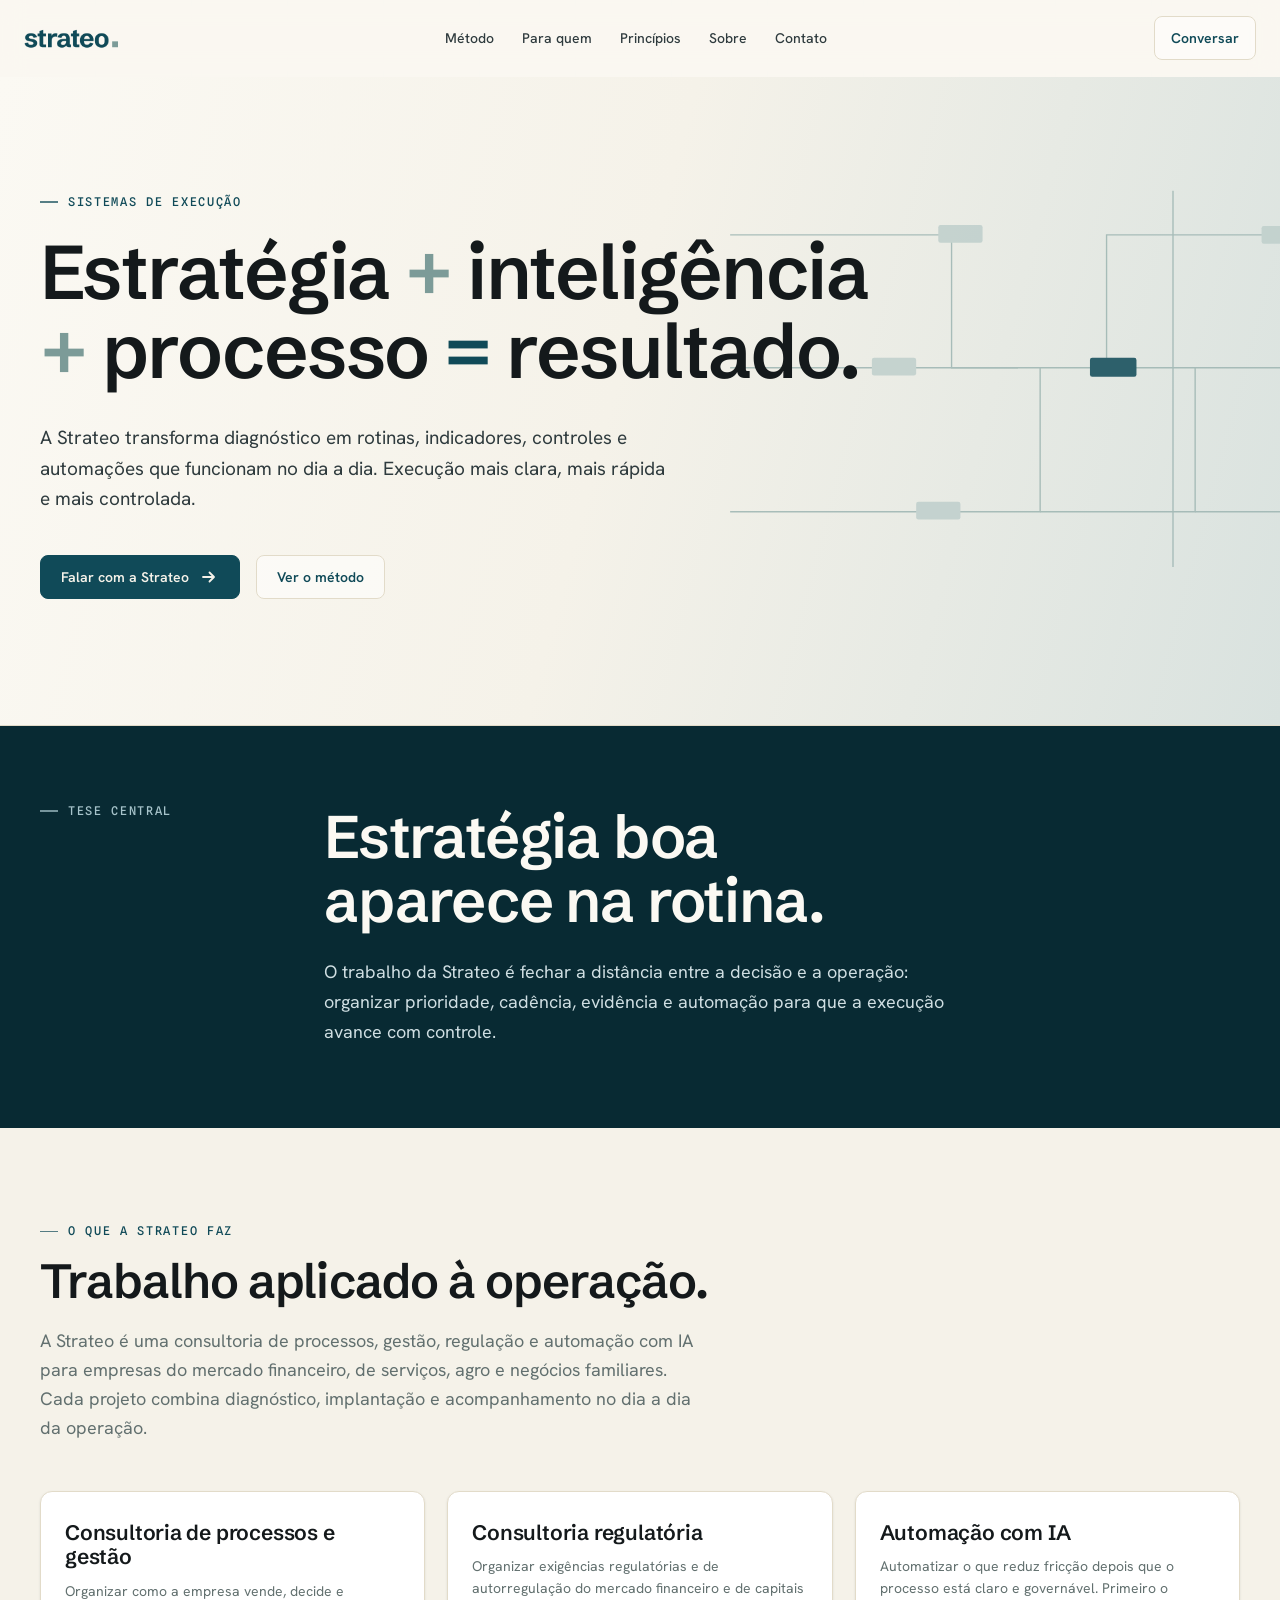
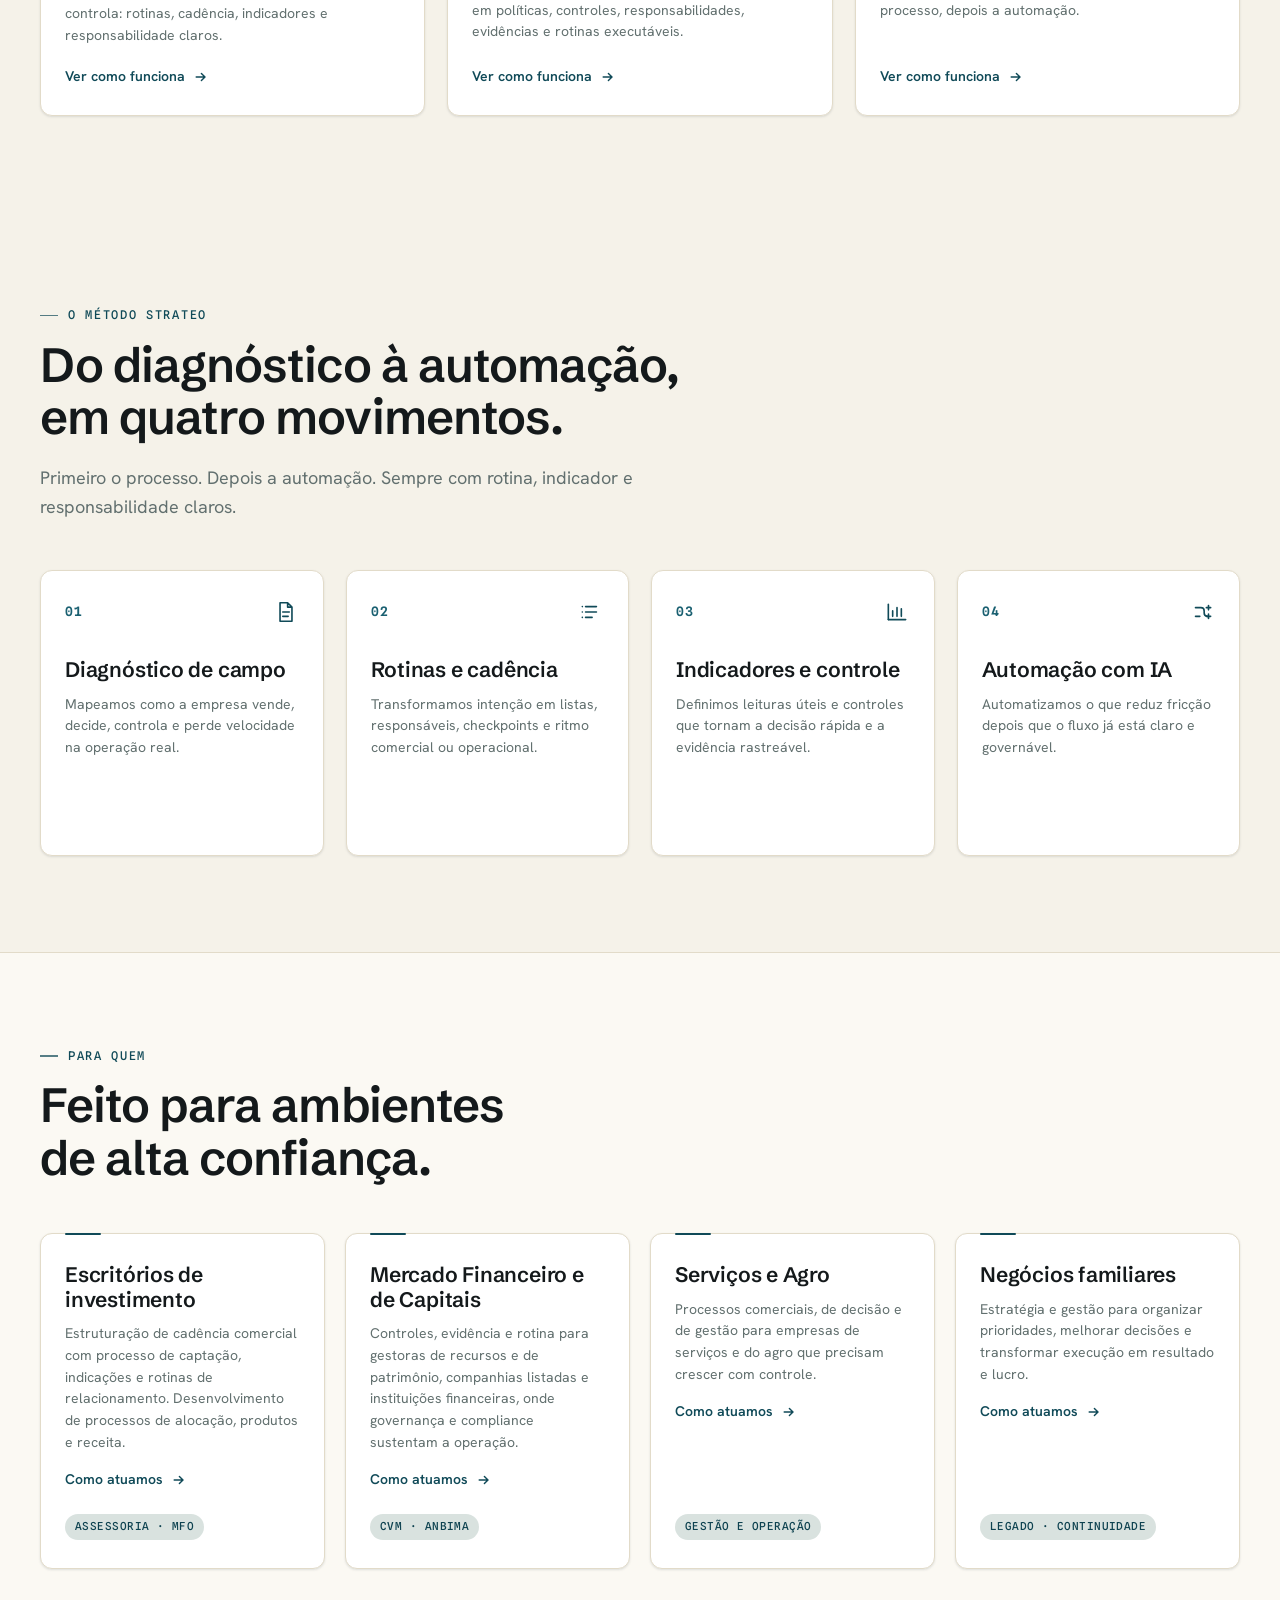
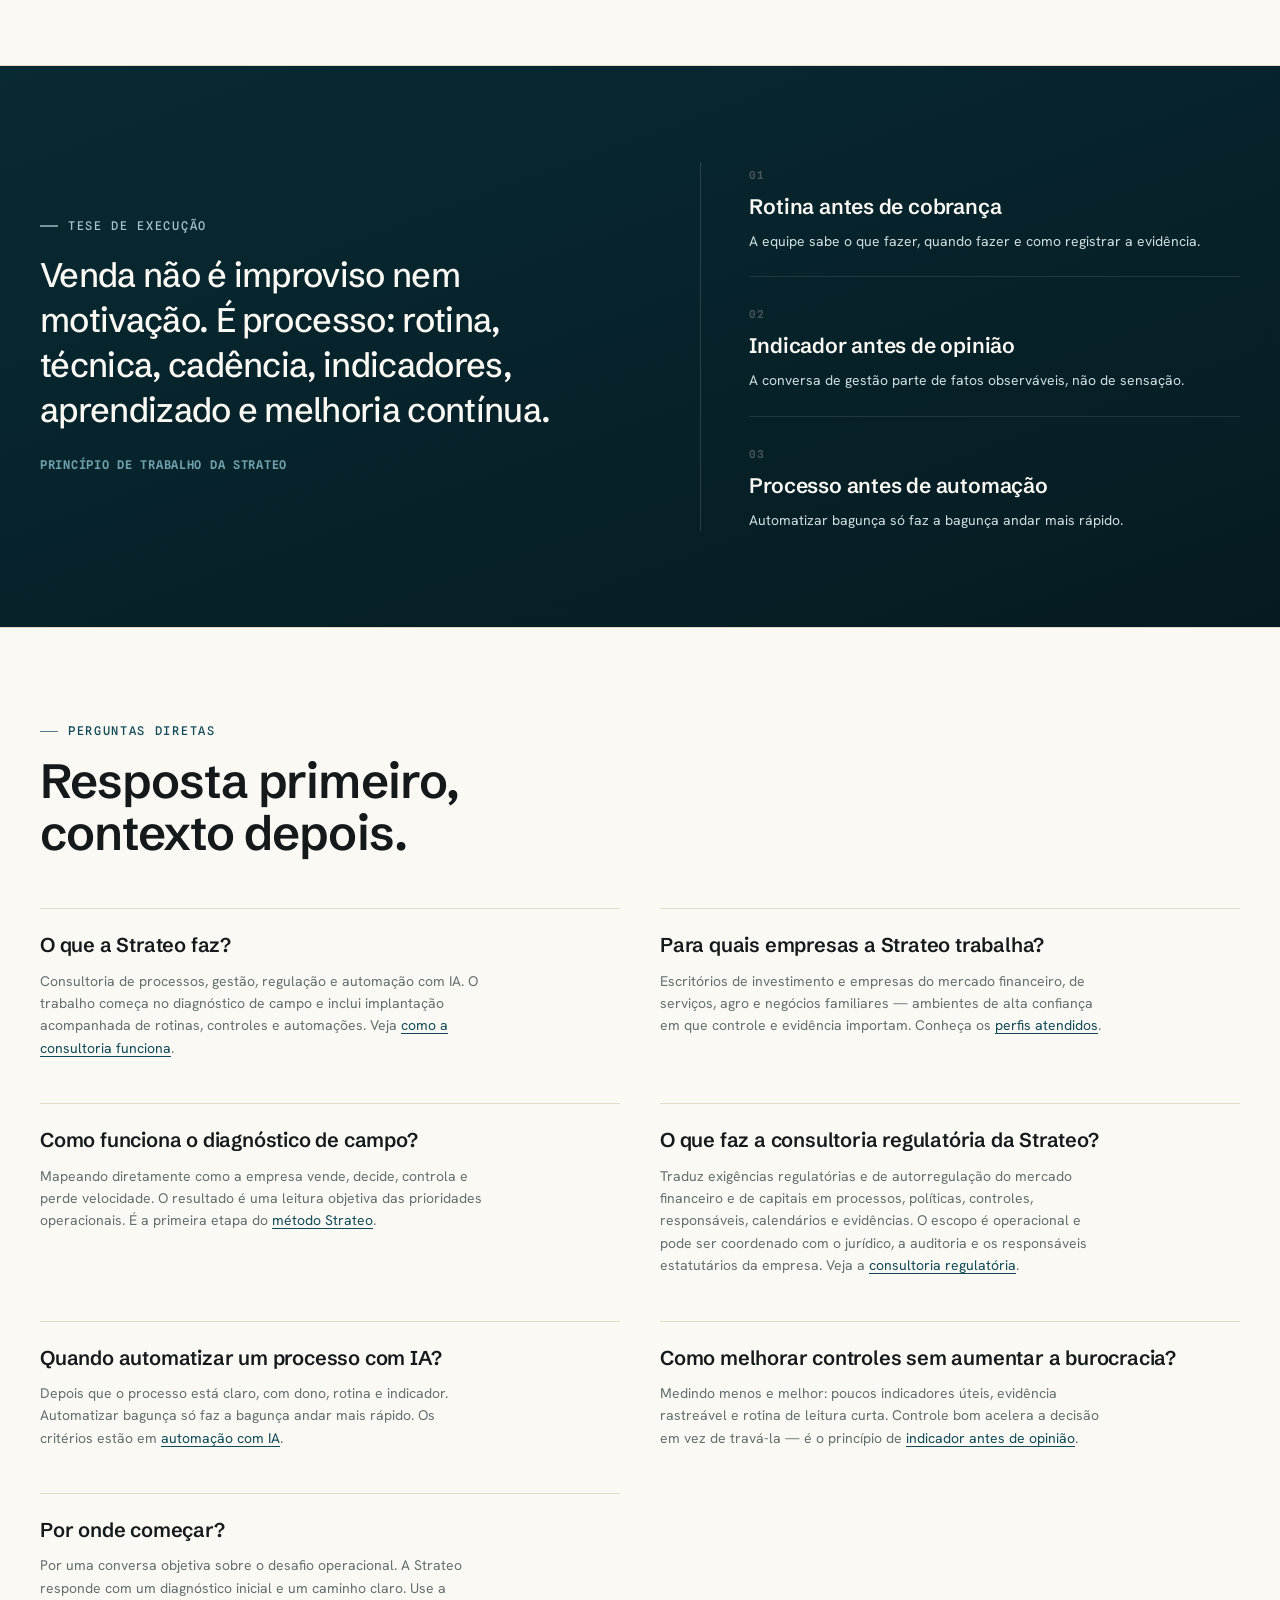
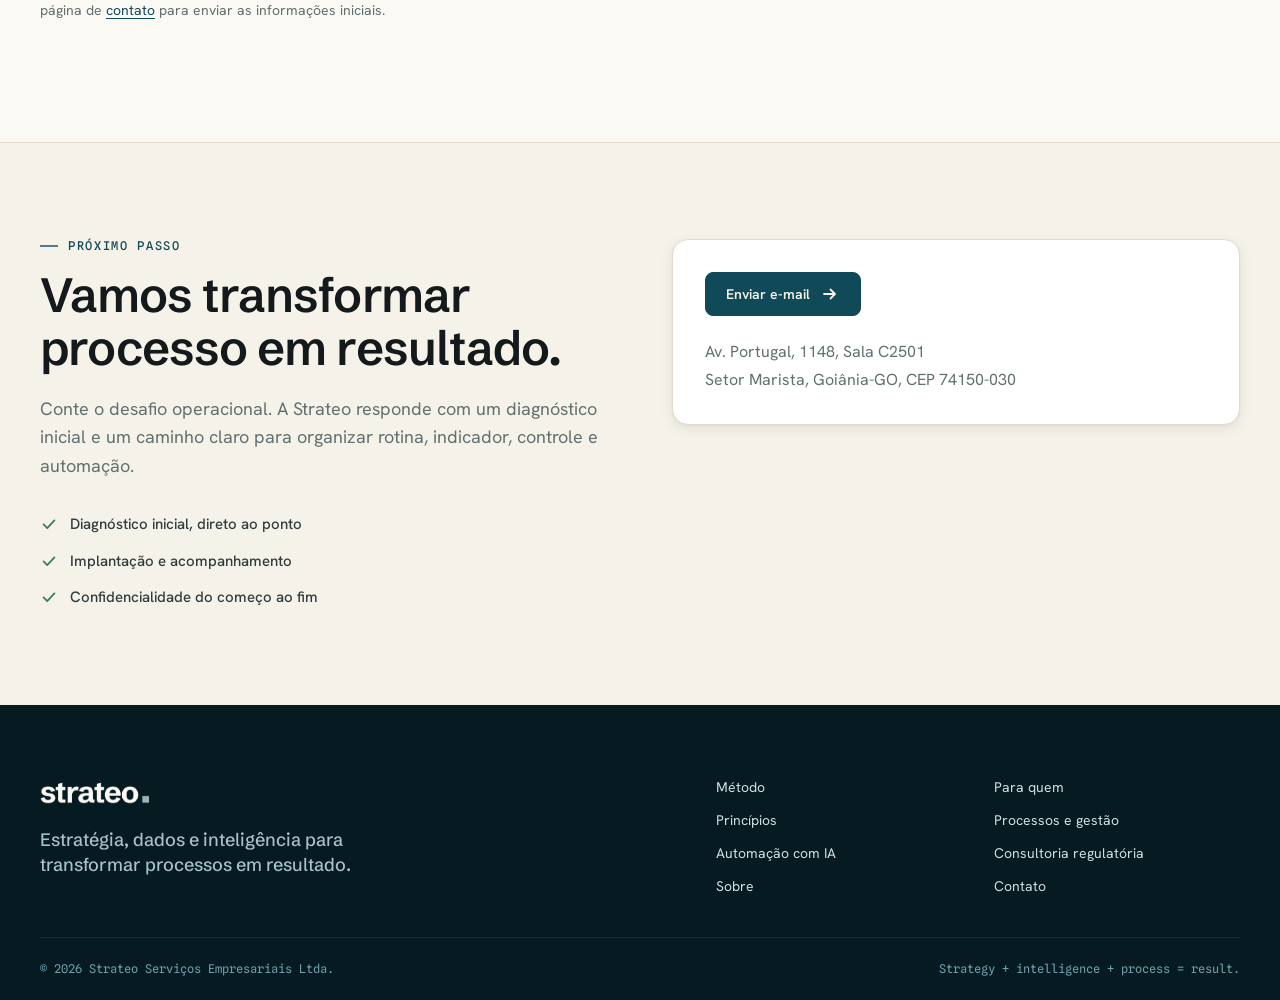
<file: index.html>
<!doctype html>
<html lang="pt-BR">
  <head>
    <meta charset="utf-8">
    <meta name="viewport" content="width=device-width, initial-scale=1">
    <title>Strateo | Consultoria de gestão, regulação e IA</title>
    <meta
      name="description"
      content="Consultoria de processos, gestão, regulação e automação com IA para empresas do mercado financeiro, de serviços, agro e negócios familiares."
    >
    <meta name="robots" content="index,follow,max-image-preview:large,max-snippet:-1,max-video-preview:-1">
    <link rel="canonical" href="https://www.strateo.com.br/">
    <meta property="og:locale" content="pt_BR">
    <meta property="og:site_name" content="Strateo">
    <meta property="og:type" content="website">
    <meta property="og:url" content="https://www.strateo.com.br/">
    <meta property="og:title" content="Strateo | Consultoria de gestão, regulação e IA">
    <meta property="og:description" content="Consultoria de processos, gestão, regulação e automação com IA para empresas do mercado financeiro, de serviços, agro e negócios familiares.">
    <meta property="og:image" content="https://www.strateo.com.br/assets/strateo-social-card.png?v=1">
    <meta property="og:image:width" content="1200">
    <meta property="og:image:height" content="630">
    <meta property="og:image:alt" content="Strateo — Estratégia + inteligência + processo = resultado.">
    <meta name="twitter:card" content="summary_large_image">
    <meta name="twitter:title" content="Strateo | Consultoria de gestão, regulação e IA">
    <meta name="twitter:description" content="Consultoria de processos, gestão, regulação e automação com IA para empresas do mercado financeiro, de serviços, agro e negócios familiares.">
    <meta name="twitter:image" content="https://www.strateo.com.br/assets/strateo-social-card.png?v=1">
    <meta name="theme-color" content="#F5F2E9">
    <link rel="icon" href="assets/strateo-favicon-v3.ico?v=1" sizes="any">
    <link rel="icon" href="assets/strateo-favicon-v3.png?v=1" type="image/png" sizes="512x512">
    <link rel="apple-touch-icon" href="assets/strateo-social-profile-v3.png?v=1">
    <link rel="preload" href="assets/strateo-wordmark-v2-petroleum.png?v=1" as="image" type="image/png">
    <script type="application/ld+json">
    {
      "@context": "https://schema.org",
      "@graph": [
        {
          "@type": "Organization",
          "@id": "https://www.strateo.com.br/#organization",
          "name": "Strateo",
          "legalName": "Strateo Serviços Empresariais Ltda.",
          "url": "https://www.strateo.com.br/",
          "logo": {
            "@type": "ImageObject",
            "url": "https://www.strateo.com.br/assets/strateo-social-profile-v3.png",
            "width": 2048,
            "height": 2048
          },
          "description": "Consultoria de processos, gestão, regulação e automação com IA para empresas do mercado financeiro, de serviços, agro e negócios familiares.",
          "email": "contato@strateo.com.br",
          "address": {
            "@type": "PostalAddress",
            "streetAddress": "Av. Portugal, 1148, Sala C2501, Setor Marista",
            "addressLocality": "Goiânia",
            "addressRegion": "GO",
            "postalCode": "74150-030",
            "addressCountry": "BR"
          },
          "hasOfferCatalog": {
            "@type": "OfferCatalog",
            "name": "Serviços de consultoria",
            "itemListElement": [
              {
                "@type": "Offer",
                "itemOffered": {
                  "@type": "Service",
                  "name": "Consultoria de processos e gestão",
                  "url": "https://www.strateo.com.br/consultoria-de-processos-e-gestao/"
                }
              },
              {
                "@type": "Offer",
                "itemOffered": {
                  "@type": "Service",
                  "name": "Consultoria regulatória para o mercado financeiro e de capitais",
                  "url": "https://www.strateo.com.br/consultoria-regulatoria-mercado-financeiro/"
                }
              },
              {
                "@type": "Offer",
                "itemOffered": {
                  "@type": "Service",
                  "name": "Automação com IA",
                  "url": "https://www.strateo.com.br/automacao-com-ia/"
                }
              }
            ]
          }
        },
        {
          "@type": "WebSite",
          "@id": "https://www.strateo.com.br/#website",
          "url": "https://www.strateo.com.br/",
          "name": "Strateo",
          "publisher": { "@id": "https://www.strateo.com.br/#organization" },
          "inLanguage": "pt-BR"
        }
      ]
    }
    </script>
    <link rel="stylesheet" href="styles.css">
  </head>
  <body>
    <a class="skip-link" href="#conteudo">Ir para o conteúdo</a>

    <header class="site-header" data-scrolled="false" data-menu-open="false">
      <a class="brand-link" href="/" aria-label="Strateo">
        <img src="assets/strateo-wordmark-v2-petroleum.png?v=1" alt="Strateo" width="94" height="26">
      </a>

      <nav id="navegacao-principal" class="site-nav" aria-label="Navegação principal">
        <a href="/#metodo">Método</a>
        <a href="/#para-quem">Para quem</a>
        <a href="/#principios">Princípios</a>
        <a href="/sobre/">Sobre</a>
        <a href="/contato/">Contato</a>
      </nav>

      <a class="header-action" href="/#contato">Conversar</a>

      <button class="menu-toggle" type="button" aria-expanded="false" aria-controls="navegacao-principal">
        Menu
      </button>
    </header>

    <main id="conteudo">
      <section class="hero" aria-labelledby="hero-title">
        <div class="hero-motif" aria-hidden="true">
          <svg viewBox="0 0 560 460" fill="none" preserveAspectRatio="xMidYMid meet">
            <g stroke="var(--line-motif)" stroke-width="1.25">
              <line x1="20" y1="80" x2="220" y2="80"/>
              <line x1="20" y1="200" x2="160" y2="200"/>
              <line x1="20" y1="330" x2="200" y2="330"/>
              <path d="M220 80 L220 200 L360 200"/>
              <path d="M160 200 L280 200"/>
              <path d="M200 330 L300 330 L300 200"/>
              <path d="M360 200 L360 80 L520 80"/>
              <path d="M360 200 L540 200"/>
              <path d="M300 330 L440 330 L440 200"/>
              <path d="M440 330 L540 330"/>
              <line x1="420" y1="40" x2="420" y2="380"/>
            </g>
            <g fill="var(--node-motif)">
              <rect x="208" y="71" width="40" height="16" rx="2"/>
              <rect x="148" y="191" width="40" height="16" rx="2"/>
              <rect x="188" y="321" width="40" height="16" rx="2"/>
              <rect x="500" y="72" width="40" height="16" rx="2"/>
              <rect x="520" y="191" width="40" height="16" rx="2"/>
              <rect x="520" y="321" width="40" height="16" rx="2"/>
            </g>
            <g fill="var(--petroleum-600)">
              <rect x="345" y="191" width="42" height="17" rx="2"/>
            </g>
          </svg>
        </div>

        <div class="section-shell hero-inner reveal">
          <p class="eyebrow">Sistemas de execução</p>
          <h1 id="hero-title">
            Estratégia <span>+</span> inteligência <span>+</span> processo <span>=</span> resultado.
          </h1>
          <p class="hero-sub">
            A Strateo transforma diagnóstico em rotinas, indicadores, controles e automações que funcionam no dia a dia. Execução mais clara, mais rápida e mais controlada.
          </p>
          <div class="hero-actions">
            <a class="button button-primary" href="/#contato">
              Falar com a Strateo
              <svg viewBox="0 0 20 20" aria-hidden="true">
                <path d="M4 10h10.5M10.5 5.5 15 10l-4.5 4.5"/>
              </svg>
            </a>
            <a class="button button-secondary" href="/#metodo">Ver o método</a>
          </div>
        </div>
      </section>

      <section class="thesis-section">
        <div class="section-shell thesis-grid reveal">
          <p class="eyebrow">Tese central</p>
          <div>
            <h2>Estratégia boa aparece na rotina.</h2>
            <p>
              O trabalho da Strateo é fechar a distância entre a decisão e a operação: organizar prioridade, cadência, evidência e automação para que a execução avance com controle.
            </p>
          </div>
        </div>
      </section>

      <section id="servicos" class="section services-section" aria-labelledby="services-title">
        <div class="section-shell">
          <div class="section-heading reveal">
            <p class="eyebrow">O que a Strateo faz</p>
            <h2 id="services-title">Trabalho aplicado à operação.</h2>
            <p>
              A Strateo é uma consultoria de processos, gestão, regulação e automação com IA para empresas do mercado financeiro, de serviços, agro e negócios familiares. Cada projeto combina diagnóstico, implantação e acompanhamento no dia a dia da operação.
            </p>
          </div>

          <div class="services-grid">
            <a class="service-card reveal" href="/consultoria-de-processos-e-gestao/">
              <h3>Consultoria de processos e gestão</h3>
              <p>Organizar como a empresa vende, decide e controla: rotinas, cadência, indicadores e responsabilidade claros.</p>
              <span class="card-link">Ver como funciona
                <svg viewBox="0 0 20 20" aria-hidden="true"><path d="M4 10h10.5M10.5 5.5 15 10l-4.5 4.5"/></svg>
              </span>
            </a>
            <a class="service-card reveal" href="/consultoria-regulatoria-mercado-financeiro/">
              <h3>Consultoria regulatória</h3>
              <p>Organizar exigências regulatórias e de autorregulação do mercado financeiro e de capitais em políticas, controles, responsabilidades, evidências e rotinas executáveis.</p>
              <span class="card-link">Ver como funciona
                <svg viewBox="0 0 20 20" aria-hidden="true"><path d="M4 10h10.5M10.5 5.5 15 10l-4.5 4.5"/></svg>
              </span>
            </a>
            <a class="service-card reveal" href="/automacao-com-ia/">
              <h3>Automação com IA</h3>
              <p>Automatizar o que reduz fricção depois que o processo está claro e governável. Primeiro o processo, depois a automação.</p>
              <span class="card-link">Ver como funciona
                <svg viewBox="0 0 20 20" aria-hidden="true"><path d="M4 10h10.5M10.5 5.5 15 10l-4.5 4.5"/></svg>
              </span>
            </a>
          </div>
        </div>
      </section>

      <section id="metodo" class="section method-section" aria-labelledby="method-title">
        <div class="section-shell">
          <div class="section-heading reveal">
            <p class="eyebrow">O método Strateo</p>
            <h2 id="method-title">Do diagnóstico à automação, em quatro movimentos.</h2>
            <p>Primeiro o processo. Depois a automação. Sempre com rotina, indicador e responsabilidade claros.</p>
          </div>

          <div class="method-grid">
            <article class="method-card reveal">
              <div class="card-topline">
                <span>01</span>
                <svg viewBox="0 0 24 24" aria-hidden="true">
                  <path d="M6.5 3.5h7l4 4v13h-11zM13.5 3.5v4h4M9 12h6M9 16h5"/>
                </svg>
              </div>
              <h3>Diagnóstico de campo</h3>
              <p>Mapeamos como a empresa vende, decide, controla e perde velocidade na operação real.</p>
            </article>

            <article class="method-card reveal">
              <div class="card-topline">
                <span>02</span>
                <svg viewBox="0 0 24 24" aria-hidden="true">
                  <path d="M7 7h10M7 12h10M7 17h6"/>
                  <path d="M4 7h.01M4 12h.01M4 17h.01"/>
                </svg>
              </div>
              <h3>Rotinas e cadência</h3>
              <p>Transformamos intenção em listas, responsáveis, checkpoints e ritmo comercial ou operacional.</p>
            </article>

            <article class="method-card reveal">
              <div class="card-topline">
                <span>03</span>
                <svg viewBox="0 0 24 24" aria-hidden="true">
                  <path d="M4 19V5"/>
                  <path d="M4 19h16"/>
                  <path d="M8 16v-5M12 16V8M16 16v-7"/>
                </svg>
              </div>
              <h3>Indicadores e controle</h3>
              <p>Definimos leituras úteis e controles que tornam a decisão rápida e a evidência rastreável.</p>
            </article>

            <article class="method-card reveal">
              <div class="card-topline">
                <span>04</span>
                <svg viewBox="0 0 24 24" aria-hidden="true">
                  <path d="M6 8h5a3 3 0 0 1 3 3v2a3 3 0 0 0 3 3h1"/>
                  <path d="M6 16h4"/>
                  <path d="M18 6v4M16 8h4"/>
                  <path d="M18 14v4M16 16h4"/>
                </svg>
              </div>
              <h3>Automação com IA</h3>
              <p>Automatizamos o que reduz fricção depois que o fluxo já está claro e governável.</p>
            </article>
          </div>
        </div>
      </section>

      <section id="para-quem" class="section audience-section" aria-labelledby="audience-title">
        <div class="section-shell">
          <div class="section-heading reveal">
            <p class="eyebrow">Para quem</p>
            <h2 id="audience-title">Feito para ambientes de alta confiança.</h2>
          </div>

          <div class="audience-grid">
            <article class="audience-card reveal">
              <h3>Escritórios de investimento</h3>
              <p>Estruturação de cadência comercial com processo de captação, indicações e rotinas de relacionamento. Desenvolvimento de processos de alocação, produtos e receita.</p>
              <a class="card-link" href="/escritorios-de-investimento/">Como atuamos
                <svg viewBox="0 0 20 20" aria-hidden="true"><path d="M4 10h10.5M10.5 5.5 15 10l-4.5 4.5"/></svg>
              </a>
              <span>Assessoria · MFO</span>
            </article>
            <article class="audience-card reveal">
              <h3>Mercado Financeiro e de Capitais</h3>
              <p>Controles, evidência e rotina para gestoras de recursos e de patrimônio, companhias listadas e instituições financeiras, onde governança e compliance sustentam a operação.</p>
              <a class="card-link" href="/mercado-financeiro-e-capitais/">Como atuamos
                <svg viewBox="0 0 20 20" aria-hidden="true"><path d="M4 10h10.5M10.5 5.5 15 10l-4.5 4.5"/></svg>
              </a>
              <span>CVM · ANBIMA</span>
            </article>
            <article class="audience-card reveal">
              <h3>Serviços e Agro</h3>
              <p>Processos comerciais, de decisão e de gestão para empresas de serviços e do agro que precisam crescer com controle.</p>
              <a class="card-link" href="/industria-agro-construcao/">Como atuamos
                <svg viewBox="0 0 20 20" aria-hidden="true"><path d="M4 10h10.5M10.5 5.5 15 10l-4.5 4.5"/></svg>
              </a>
              <span>Gestão e operação</span>
            </article>
            <article class="audience-card reveal">
              <h3>Negócios familiares</h3>
              <p>Estratégia e gestão para organizar prioridades, melhorar decisões e transformar execução em resultado e lucro.</p>
              <a class="card-link" href="/negocios-familiares/">Como atuamos
                <svg viewBox="0 0 20 20" aria-hidden="true"><path d="M4 10h10.5M10.5 5.5 15 10l-4.5 4.5"/></svg>
              </a>
              <span>Legado · continuidade</span>
            </article>
          </div>
        </div>
      </section>

      <section id="principios" class="results-section" aria-labelledby="principles-title">
        <div class="section-shell results-grid reveal">
          <div>
            <p class="eyebrow eyebrow-inverse">Tese de execução</p>
            <blockquote id="principles-title">
              Venda não é improviso nem motivação. É processo: rotina, técnica, cadência, indicadores, aprendizado e melhoria contínua.
            </blockquote>
            <p class="results-cite">Princípio de trabalho da Strateo</p>
          </div>

          <div class="principles-list" aria-label="Princípios de operação">
            <article>
              <span>01</span>
              <strong>Rotina antes de cobrança</strong>
              <p>A equipe sabe o que fazer, quando fazer e como registrar a evidência.</p>
            </article>
            <article>
              <span>02</span>
              <strong>Indicador antes de opinião</strong>
              <p>A conversa de gestão parte de fatos observáveis, não de sensação.</p>
            </article>
            <article>
              <span>03</span>
              <strong>Processo antes de automação</strong>
              <p>Automatizar bagunça só faz a bagunça andar mais rápido.</p>
            </article>
          </div>
        </div>
      </section>

      <section id="perguntas" class="section faq-section" aria-labelledby="faq-title">
        <div class="section-shell">
          <div class="section-heading reveal">
            <p class="eyebrow">Perguntas diretas</p>
            <h2 id="faq-title">Resposta primeiro, contexto depois.</h2>
          </div>

          <div class="faq-grid reveal">
            <article class="faq-item">
              <h3>O que a Strateo faz?</h3>
              <p>Consultoria de processos, gestão, regulação e automação com IA. O trabalho começa no diagnóstico de campo e inclui implantação acompanhada de rotinas, controles e automações. Veja <a href="/consultoria-de-processos-e-gestao/">como a consultoria funciona</a>.</p>
            </article>
            <article class="faq-item">
              <h3>Para quais empresas a Strateo trabalha?</h3>
              <p>Escritórios de investimento e empresas do mercado financeiro, de serviços, agro e negócios familiares — ambientes de alta confiança em que controle e evidência importam. Conheça os <a href="/#para-quem">perfis atendidos</a>.</p>
            </article>
            <article class="faq-item">
              <h3>Como funciona o diagnóstico de campo?</h3>
              <p>Mapeando diretamente como a empresa vende, decide, controla e perde velocidade. O resultado é uma leitura objetiva das prioridades operacionais. É a primeira etapa do <a href="/#metodo">método Strateo</a>.</p>
            </article>
            <article class="faq-item">
              <h3>O que faz a consultoria regulatória da Strateo?</h3>
              <p>Traduz exigências regulatórias e de autorregulação do mercado financeiro e de capitais em processos, políticas, controles, responsáveis, calendários e evidências. O escopo é operacional e pode ser coordenado com o jurídico, a auditoria e os responsáveis estatutários da empresa. Veja a <a href="/consultoria-regulatoria-mercado-financeiro/">consultoria regulatória</a>.</p>
            </article>
            <article class="faq-item">
              <h3>Quando automatizar um processo com IA?</h3>
              <p>Depois que o processo está claro, com dono, rotina e indicador. Automatizar bagunça só faz a bagunça andar mais rápido. Os critérios estão em <a href="/automacao-com-ia/">automação com IA</a>.</p>
            </article>
            <article class="faq-item">
              <h3>Como melhorar controles sem aumentar a burocracia?</h3>
              <p>Medindo menos e melhor: poucos indicadores úteis, evidência rastreável e rotina de leitura curta. Controle bom acelera a decisão em vez de travá-la — é o princípio de <a href="/#principios">indicador antes de opinião</a>.</p>
            </article>
            <article class="faq-item">
              <h3>Por onde começar?</h3>
              <p>Por uma conversa objetiva sobre o desafio operacional. A Strateo responde com um diagnóstico inicial e um caminho claro. Use a página de <a href="/contato/">contato</a> para enviar as informações iniciais.</p>
            </article>
          </div>
        </div>
      </section>

      <section id="contato" class="section contact-section" aria-labelledby="contact-title">
        <div class="section-shell contact-grid reveal">
          <div>
            <p class="eyebrow">Próximo passo</p>
            <h2 id="contact-title">Vamos transformar processo em resultado.</h2>
            <p class="contact-lead">
              Conte o desafio operacional. A Strateo responde com um diagnóstico inicial e um caminho claro para organizar rotina, indicador, controle e automação.
            </p>
            <ul class="contact-list">
              <li>
                <svg viewBox="0 0 20 20" aria-hidden="true"><path d="M4 10.5 8 14.5 16 6"/></svg>
                Diagnóstico inicial, direto ao ponto
              </li>
              <li>
                <svg viewBox="0 0 20 20" aria-hidden="true"><path d="M4 10.5 8 14.5 16 6"/></svg>
                Implantação e acompanhamento
              </li>
              <li>
                <svg viewBox="0 0 20 20" aria-hidden="true"><path d="M4 10.5 8 14.5 16 6"/></svg>
                Confidencialidade do começo ao fim
              </li>
            </ul>
          </div>

          <div class="contact-card">
            <a class="button button-primary" href="mailto:contato@strateo.com.br?subject=Contato%20via%20site%20Strateo&amp;body=Ol%C3%A1%2C%20quero%20falar%20com%20a%20Strateo.%0A%0AEmpresa%3A%20%0ASetor%3A%20%0ADesafio%20operacional%3A%20">
              Enviar e-mail
              <svg viewBox="0 0 20 20" aria-hidden="true">
                <path d="M4 10h10.5M10.5 5.5 15 10l-4.5 4.5"/>
              </svg>
            </a>
            <address>
              <span>Av. Portugal, 1148, Sala C2501</span>
              <span>Setor Marista, Goiânia-GO, CEP 74150-030</span>
            </address>
          </div>
        </div>
      </section>
    </main>

    <footer class="site-footer">
      <div class="footer-inner">
        <div>
          <img src="assets/strateo-wordmark-v2-reverse.png?v=1" alt="Strateo" width="109" height="30">
          <p>Estratégia, dados e inteligência para transformar processos em resultado.</p>
        </div>
        <nav aria-label="Navegação do rodapé">
          <a href="/#metodo">Método</a>
          <a href="/#para-quem">Para quem</a>
          <a href="/#principios">Princípios</a>
          <a href="/consultoria-de-processos-e-gestao/">Processos e gestão</a>
          <a href="/automacao-com-ia/">Automação com IA</a>
          <a href="/consultoria-regulatoria-mercado-financeiro/">Consultoria regulatória</a>
          <a href="/sobre/">Sobre</a>
          <a href="/contato/">Contato</a>
        </nav>
      </div>
      <div class="footer-legal">
        <span>© 2026 Strateo Serviços Empresariais Ltda.</span>
        <span>Strategy + intelligence + process = result.</span>
      </div>
    </footer>

    <script src="script.js"></script>
  </body>
</html>
</file>
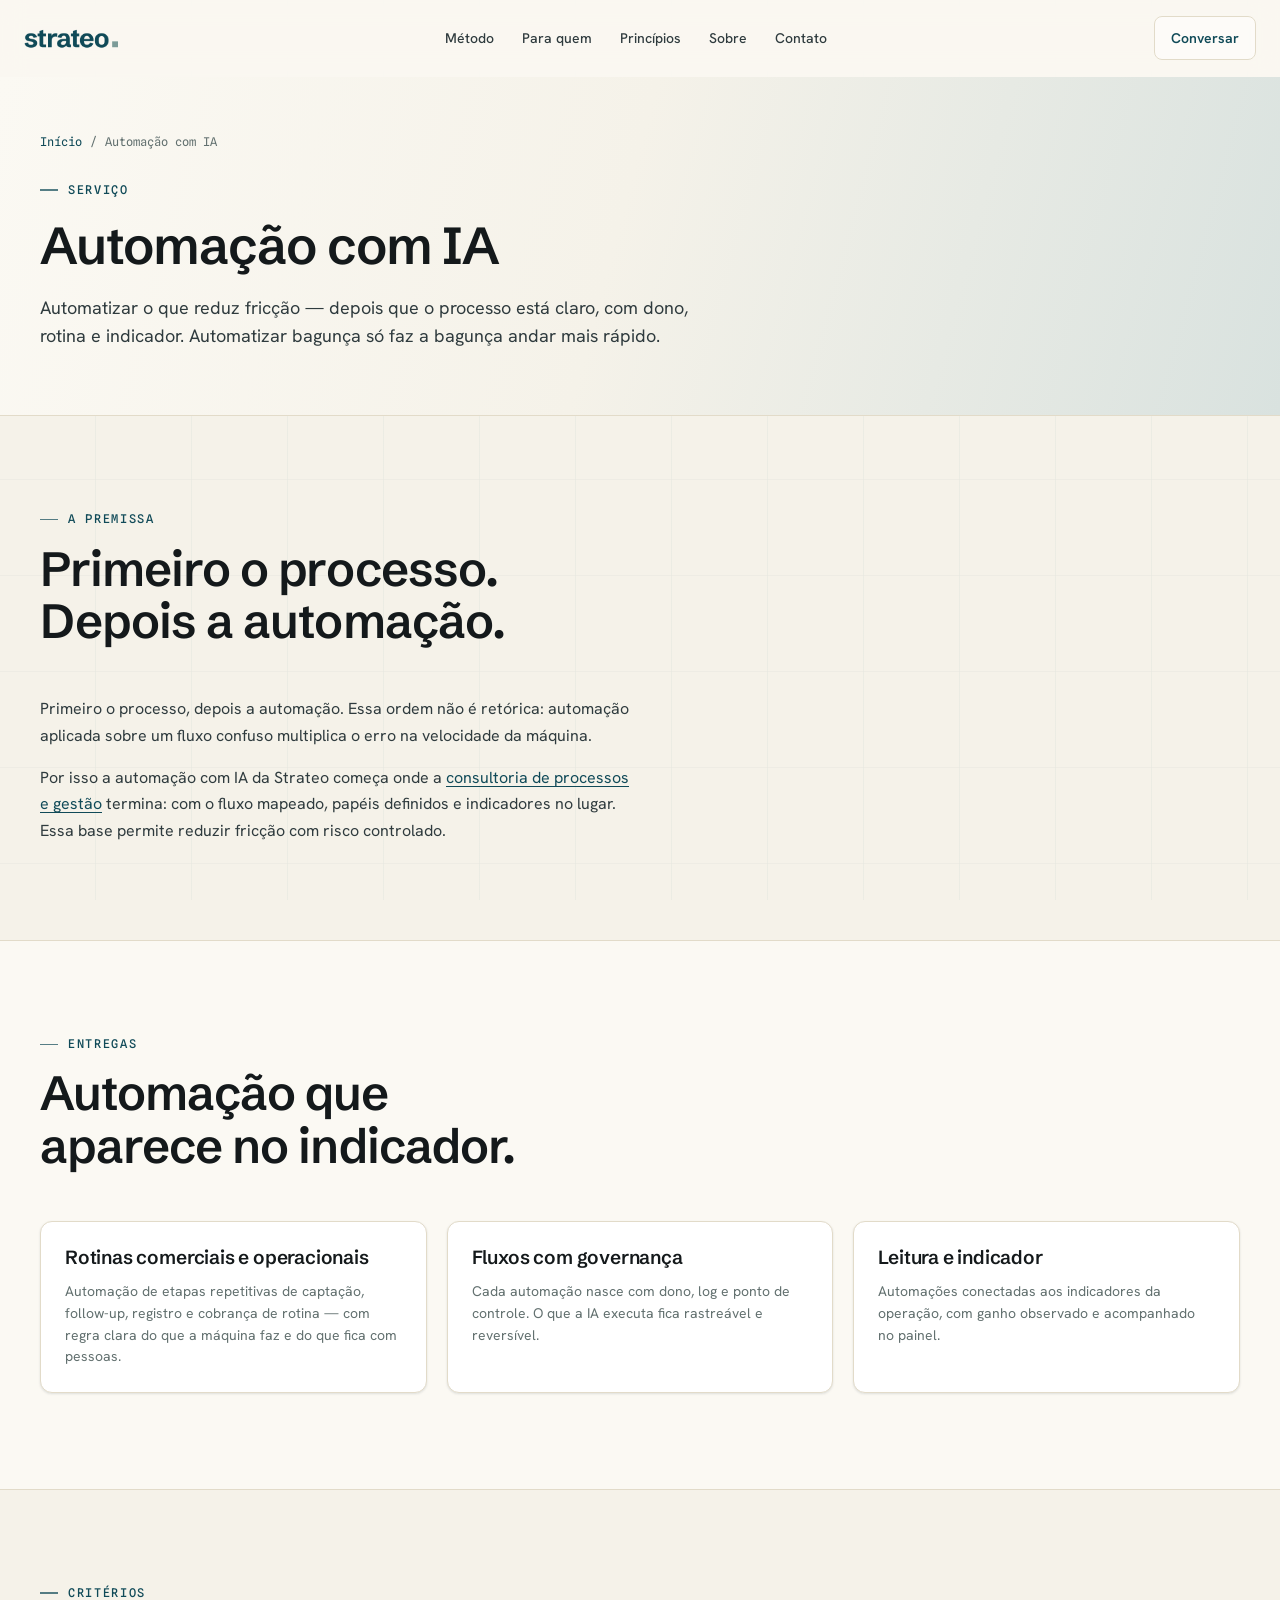
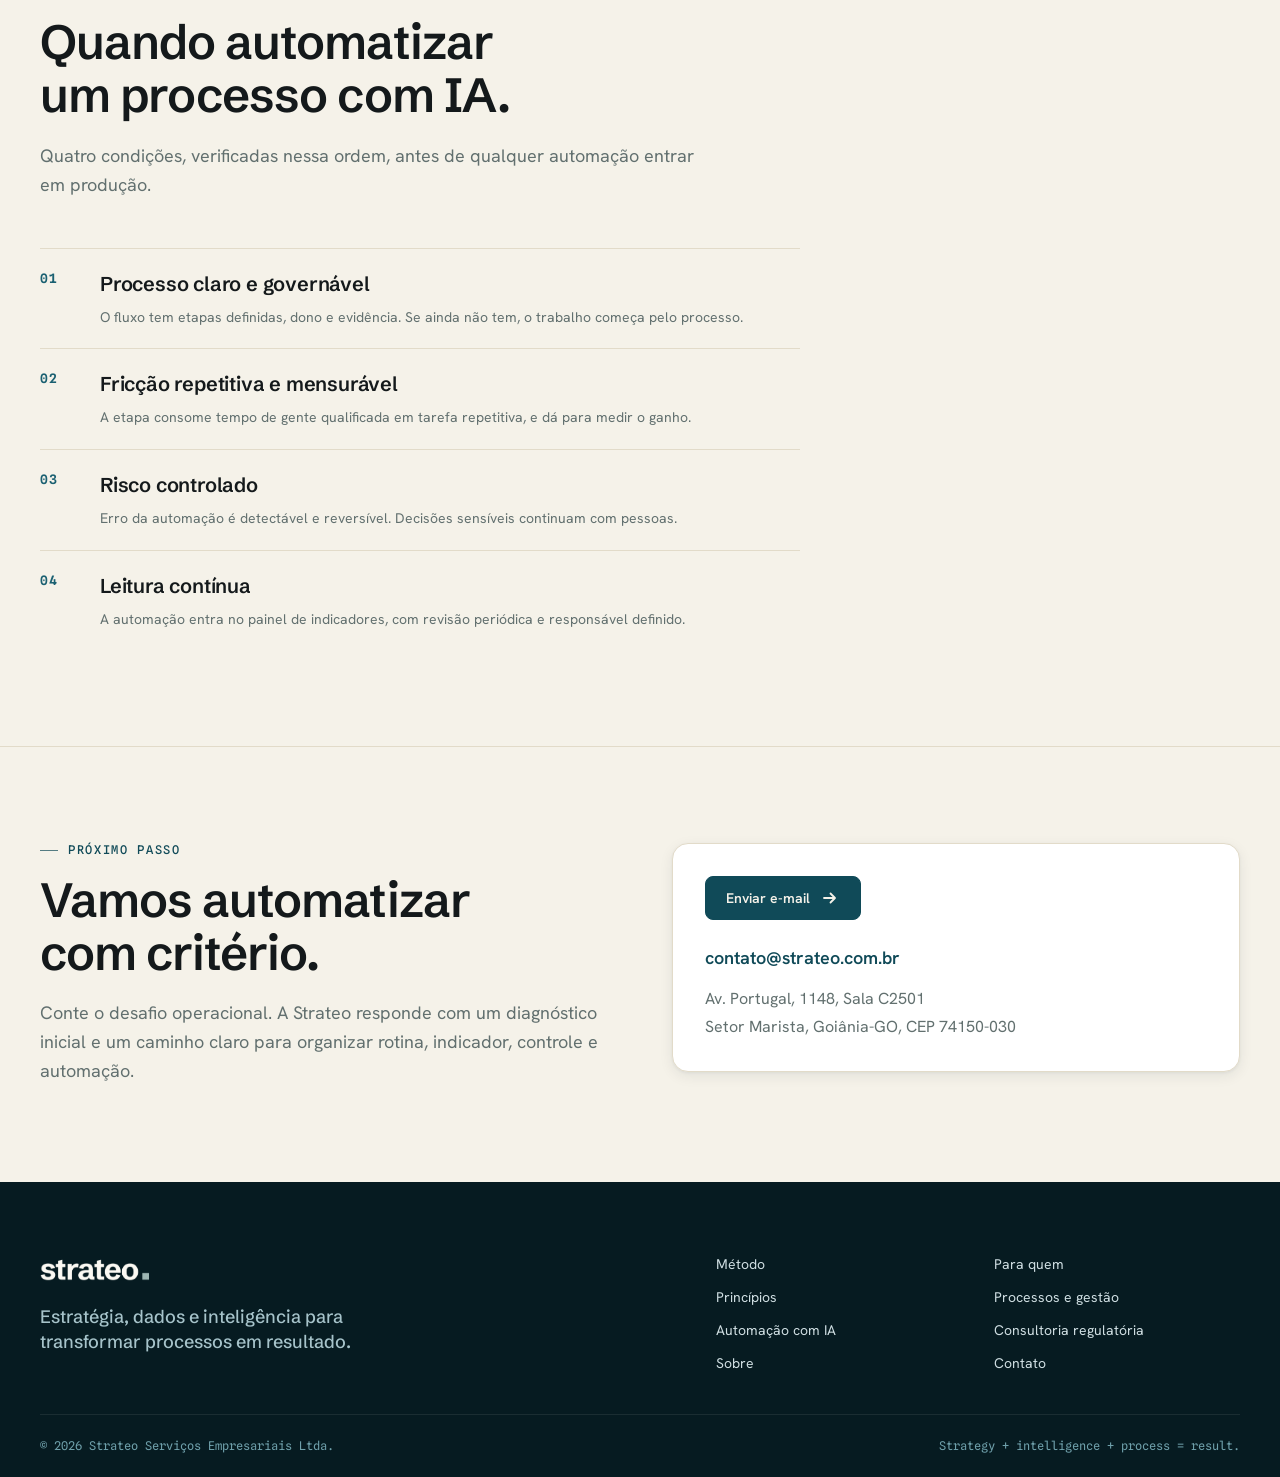
<file: automacao-com-ia/index.html>
<!doctype html>
<html lang="pt-BR">
  <head>
    <meta charset="utf-8">
    <meta name="viewport" content="width=device-width, initial-scale=1">
    <title>Automação com IA | Strateo</title>
    <meta
      name="description"
      content="Automação com IA para operações com processo claro: menos fricção em rotinas comerciais e operacionais, com governança, indicador e dono definidos antes da automação."
    >
    <meta name="robots" content="index,follow,max-image-preview:large,max-snippet:-1,max-video-preview:-1">
    <link rel="canonical" href="https://www.strateo.com.br/automacao-com-ia/">
    <meta property="og:locale" content="pt_BR">
    <meta property="og:site_name" content="Strateo">
    <meta property="og:type" content="website">
    <meta property="og:url" content="https://www.strateo.com.br/automacao-com-ia/">
    <meta property="og:title" content="Automação com IA | Strateo">
    <meta property="og:description" content="Automação com IA para operações com processo claro: menos fricção em rotinas comerciais e operacionais, com governança, indicador e dono definidos antes da automação.">
    <meta property="og:image" content="https://www.strateo.com.br/assets/strateo-social-card.png?v=1">
    <meta property="og:image:width" content="1200">
    <meta property="og:image:height" content="630">
    <meta property="og:image:alt" content="Strateo — Estratégia + inteligência + processo = resultado.">
    <meta name="twitter:card" content="summary_large_image">
    <meta name="twitter:title" content="Automação com IA | Strateo">
    <meta name="twitter:description" content="Automação com IA para operações com processo claro: menos fricção em rotinas comerciais e operacionais, com governança, indicador e dono definidos antes da automação.">
    <meta name="twitter:image" content="https://www.strateo.com.br/assets/strateo-social-card.png?v=1">
    <meta name="theme-color" content="#F5F2E9">
    <link rel="icon" href="/assets/strateo-favicon-v3.ico?v=1" sizes="any">
    <link rel="icon" href="/assets/strateo-favicon-v3.png?v=1" type="image/png" sizes="512x512">
    <link rel="apple-touch-icon" href="/assets/strateo-social-profile-v3.png?v=1">
    <link rel="stylesheet" href="/styles.css">
  </head>
  <body>
    <a class="skip-link" href="#conteudo">Ir para o conteúdo</a>

    <header class="site-header" data-scrolled="false" data-menu-open="false">
      <a class="brand-link" href="/" aria-label="Strateo">
        <img src="/assets/strateo-wordmark-v2-petroleum.png?v=1" alt="Strateo" width="94" height="26">
      </a>

      <nav id="navegacao-principal" class="site-nav" aria-label="Navegação principal">
        <a href="/#metodo">Método</a>
        <a href="/#para-quem">Para quem</a>
        <a href="/#principios">Princípios</a>
        <a href="/sobre/">Sobre</a>
        <a href="/contato/">Contato</a>
      </nav>

      <a class="header-action" href="/contato/">Conversar</a>

      <button class="menu-toggle" type="button" aria-expanded="false" aria-controls="navegacao-principal">
        Menu
      </button>
    </header>

    <main id="conteudo">
      <section class="page-hero">
        <div class="section-shell reveal">
          <nav class="breadcrumbs" aria-label="Localização">
            <a href="/">Início</a>
            <span aria-hidden="true">/</span>
            <span aria-current="page">Automação com IA</span>
          </nav>
          <p class="eyebrow">Serviço</p>
          <h1>Automação com IA</h1>
          <p class="page-lead">Automatizar o que reduz fricção — depois que o processo está claro, com dono, rotina e indicador. Automatizar bagunça só faz a bagunça andar mais rápido.</p>
        </div>
      </section>

      <section class="section page-section">
        <div class="section-shell">
          <div class="section-heading reveal">
            <p class="eyebrow">A premissa</p>
            <h2>Primeiro o processo. Depois a automação.</h2>
          </div>
          <div class="prose reveal">
            <p>Primeiro o processo, depois a automação. Essa ordem não é retórica: automação aplicada sobre um fluxo confuso multiplica o erro na velocidade da máquina.</p>
            <p>Por isso a automação com IA da Strateo começa onde a <a href="/consultoria-de-processos-e-gestao/">consultoria de processos e gestão</a> termina: com o fluxo mapeado, papéis definidos e indicadores no lugar. Essa base permite reduzir fricção com risco controlado.</p>
          </div>
        </div>
      </section>

      <section class="section page-section page-section--bright">
        <div class="section-shell">
          <div class="section-heading reveal">
            <p class="eyebrow">Entregas</p>
            <h2>Automação que aparece no indicador.</h2>
          </div>
          <div class="page-cards">
            <article class="plain-card reveal">
              <h3>Rotinas comerciais e operacionais</h3>
              <p>Automação de etapas repetitivas de captação, follow-up, registro e cobrança de rotina — com regra clara do que a máquina faz e do que fica com pessoas.</p>
            </article>
            <article class="plain-card reveal">
              <h3>Fluxos com governança</h3>
              <p>Cada automação nasce com dono, log e ponto de controle. O que a IA executa fica rastreável e reversível.</p>
            </article>
            <article class="plain-card reveal">
              <h3>Leitura e indicador</h3>
              <p>Automações conectadas aos indicadores da operação, com ganho observado e acompanhado no painel.</p>
            </article>
          </div>
        </div>
      </section>

      <section class="section page-section">
        <div class="section-shell">
          <div class="section-heading reveal">
            <p class="eyebrow">Critérios</p>
            <h2>Quando automatizar um processo com IA.</h2>
            <p>Quatro condições, verificadas nessa ordem, antes de qualquer automação entrar em produção.</p>
          </div>
          <div class="step-list reveal">
            <article>
              <span>01</span>
              <div>
                <strong>Processo claro e governável</strong>
                <p>O fluxo tem etapas definidas, dono e evidência. Se ainda não tem, o trabalho começa pelo processo.</p>
              </div>
            </article>
            <article>
              <span>02</span>
              <div>
                <strong>Fricção repetitiva e mensurável</strong>
                <p>A etapa consome tempo de gente qualificada em tarefa repetitiva, e dá para medir o ganho.</p>
              </div>
            </article>
            <article>
              <span>03</span>
              <div>
                <strong>Risco controlado</strong>
                <p>Erro da automação é detectável e reversível. Decisões sensíveis continuam com pessoas.</p>
              </div>
            </article>
            <article>
              <span>04</span>
              <div>
                <strong>Leitura contínua</strong>
                <p>A automação entra no painel de indicadores, com revisão periódica e responsável definido.</p>
              </div>
            </article>
          </div>
        </div>
      </section>

      <section id="contato" class="section contact-section" aria-labelledby="cta-title">
        <div class="section-shell contact-grid reveal">
          <div>
            <p class="eyebrow">Próximo passo</p>
            <h2 id="cta-title">Vamos automatizar com critério.</h2>
            <p class="contact-lead">Conte o desafio operacional. A Strateo responde com um diagnóstico inicial e um caminho claro para organizar rotina, indicador, controle e automação.</p>
          </div>

          <div class="contact-card">
            <a class="button button-primary" href="mailto:contato@strateo.com.br?subject=Contato%20via%20site%20Strateo&amp;body=Ol%C3%A1%2C%20quero%20falar%20com%20a%20Strateo.%0A%0AEmpresa%3A%20%0ASetor%3A%20%0ADesafio%20operacional%3A%20">
              Enviar e-mail
              <svg viewBox="0 0 20 20" aria-hidden="true">
                <path d="M4 10h10.5M10.5 5.5 15 10l-4.5 4.5"/>
              </svg>
            </a>
            <p class="contact-email"><a href="mailto:contato@strateo.com.br">contato@strateo.com.br</a></p>
            <address>
              <span>Av. Portugal, 1148, Sala C2501</span>
              <span>Setor Marista, Goiânia-GO, CEP 74150-030</span>
            </address>
          </div>
        </div>
      </section>
    </main>

    <footer class="site-footer">
      <div class="footer-inner">
        <div>
          <img src="/assets/strateo-wordmark-v2-reverse.png?v=1" alt="Strateo" width="109" height="30">
          <p>Estratégia, dados e inteligência para transformar processos em resultado.</p>
        </div>
        <nav aria-label="Navegação do rodapé">
          <a href="/#metodo">Método</a>
          <a href="/#para-quem">Para quem</a>
          <a href="/#principios">Princípios</a>
          <a href="/consultoria-de-processos-e-gestao/">Processos e gestão</a>
          <a href="/automacao-com-ia/">Automação com IA</a>
          <a href="/consultoria-regulatoria-mercado-financeiro/">Consultoria regulatória</a>
          <a href="/sobre/">Sobre</a>
          <a href="/contato/">Contato</a>
        </nav>
      </div>
      <div class="footer-legal">
        <span>© 2026 Strateo Serviços Empresariais Ltda.</span>
        <span>Strategy + intelligence + process = result.</span>
      </div>
    </footer>

    <script src="/script.js"></script>
  </body>
</html>
</file>
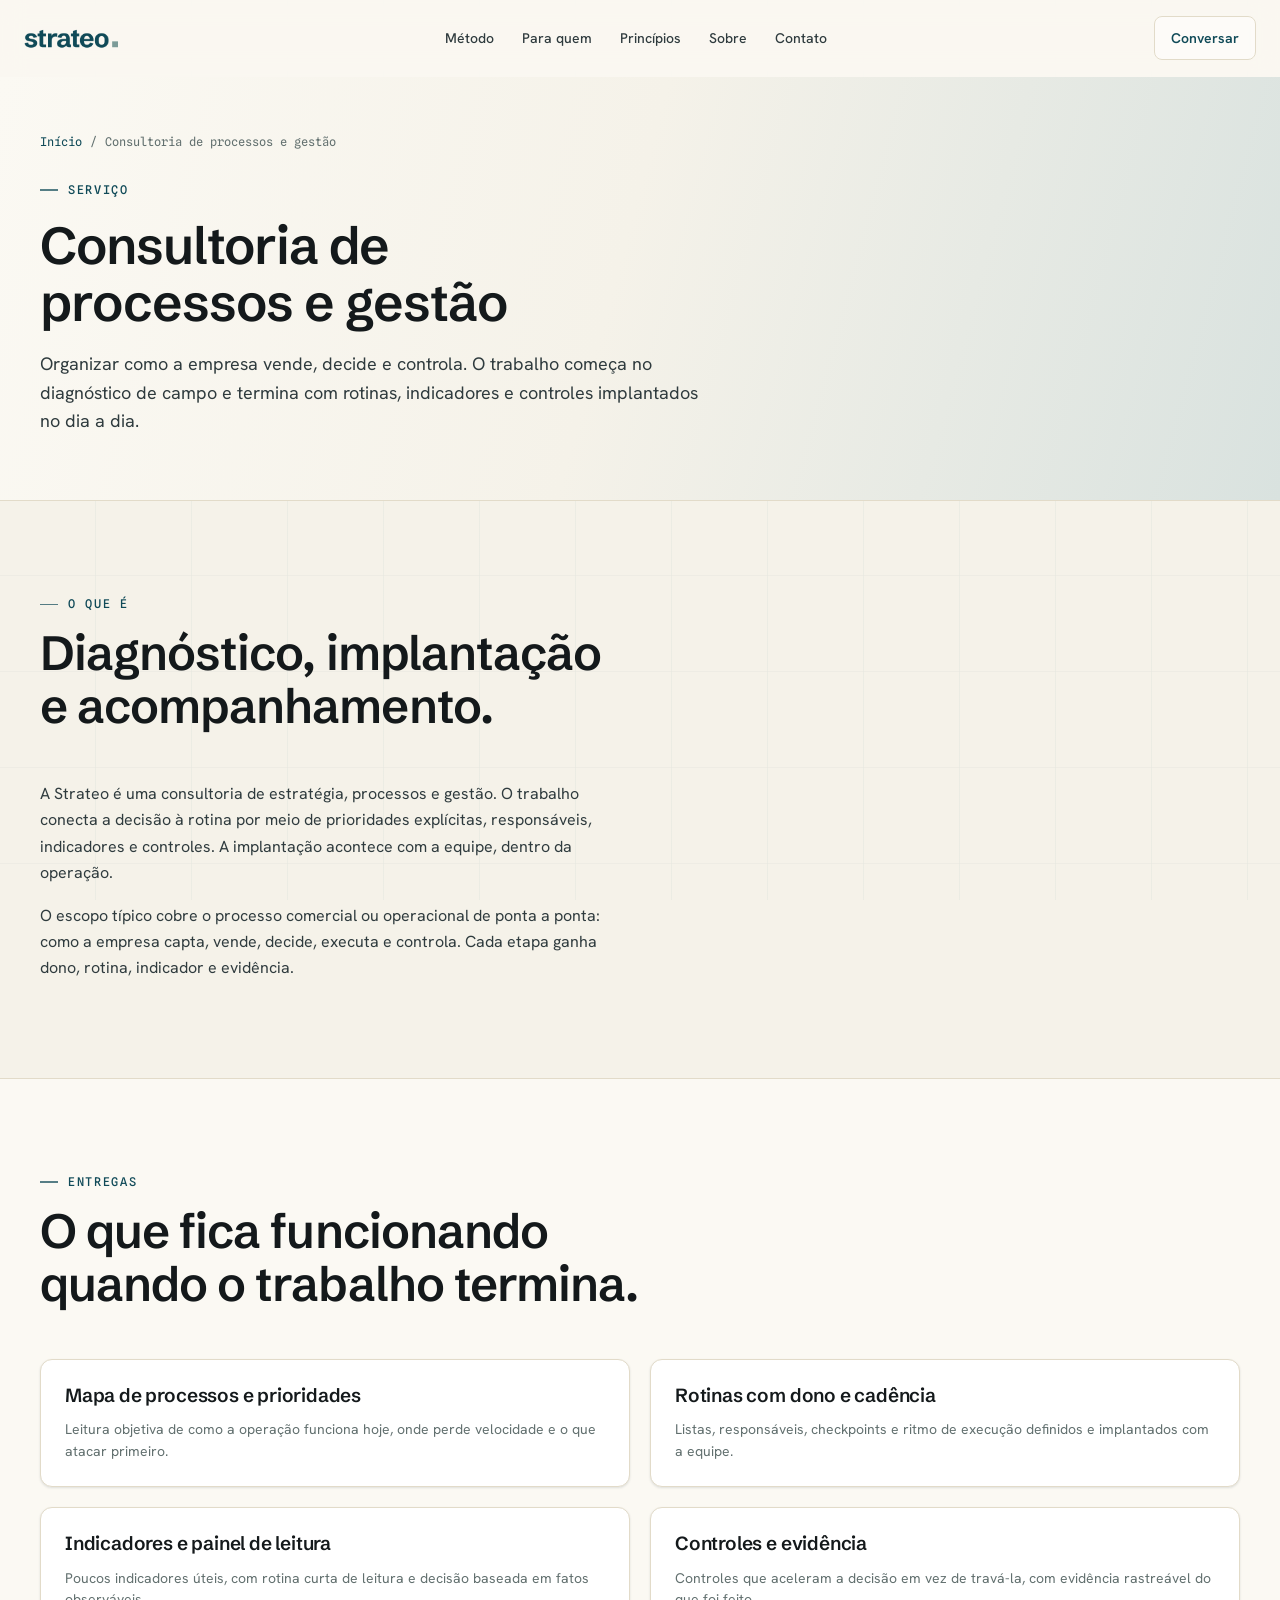
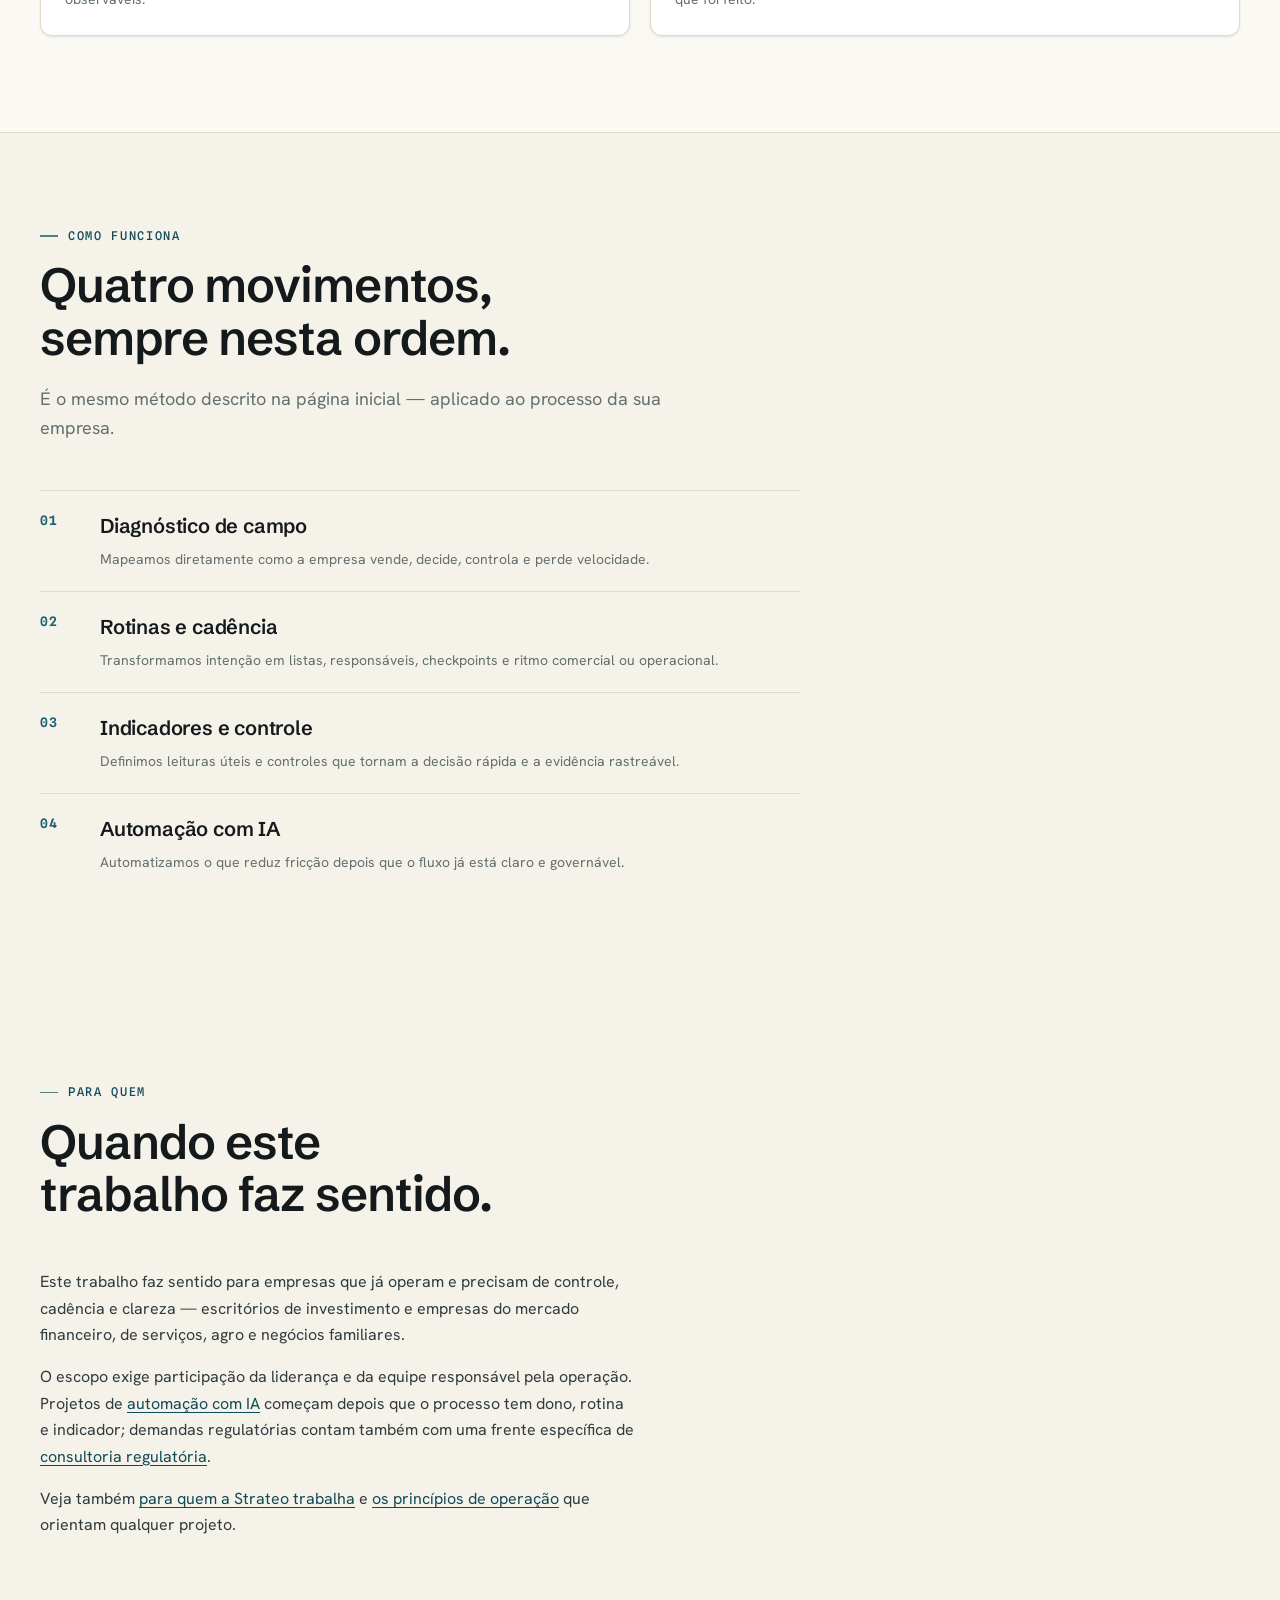
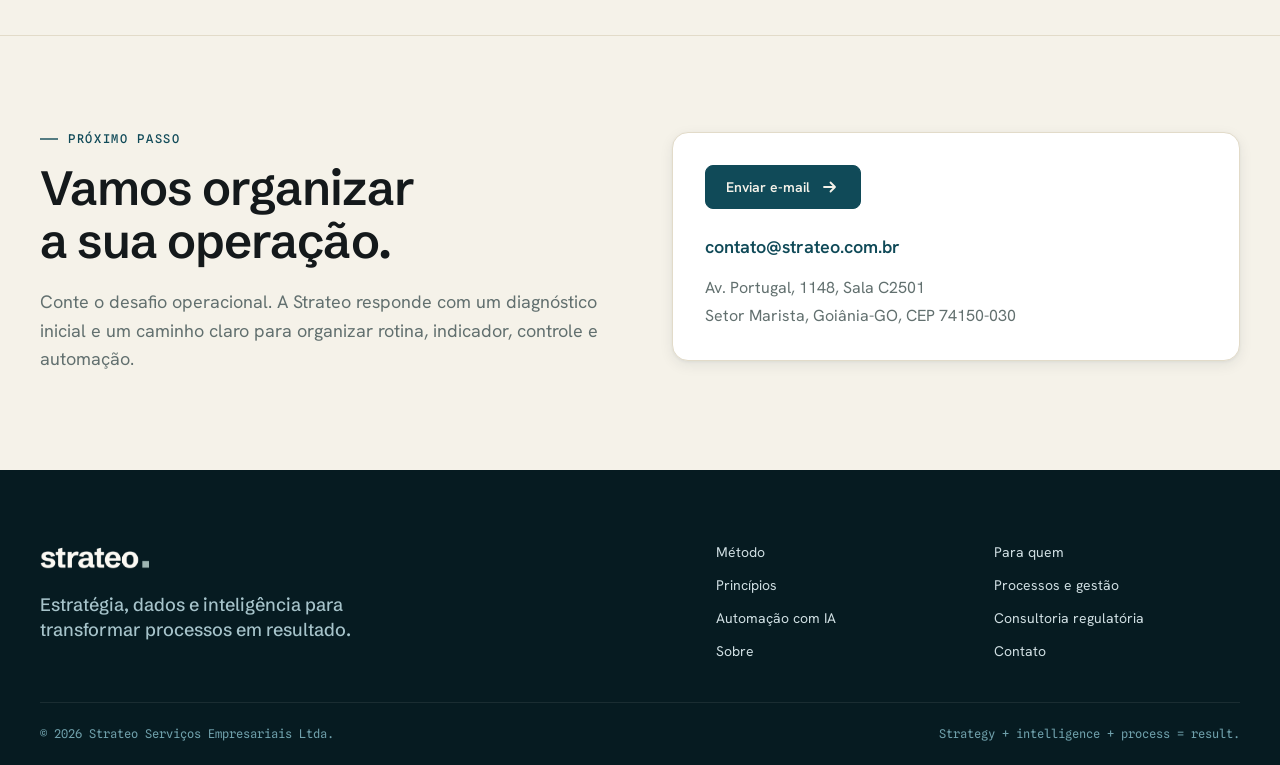
<file: consultoria-de-processos-e-gestao/index.html>
<!doctype html>
<html lang="pt-BR">
  <head>
    <meta charset="utf-8">
    <meta name="viewport" content="width=device-width, initial-scale=1">
    <title>Consultoria de processos e gestão | Strateo</title>
    <meta
      name="description"
      content="Consultoria que transforma diagnóstico em rotinas, indicadores e controles funcionando na operação: cadência clara, responsabilidade definida e decisão baseada em evidência."
    >
    <meta name="robots" content="index,follow,max-image-preview:large,max-snippet:-1,max-video-preview:-1">
    <link rel="canonical" href="https://www.strateo.com.br/consultoria-de-processos-e-gestao/">
    <meta property="og:locale" content="pt_BR">
    <meta property="og:site_name" content="Strateo">
    <meta property="og:type" content="website">
    <meta property="og:url" content="https://www.strateo.com.br/consultoria-de-processos-e-gestao/">
    <meta property="og:title" content="Consultoria de processos e gestão | Strateo">
    <meta property="og:description" content="Consultoria que transforma diagnóstico em rotinas, indicadores e controles funcionando na operação: cadência clara, responsabilidade definida e decisão baseada em evidência.">
    <meta property="og:image" content="https://www.strateo.com.br/assets/strateo-social-card.png?v=1">
    <meta property="og:image:width" content="1200">
    <meta property="og:image:height" content="630">
    <meta property="og:image:alt" content="Strateo — Estratégia + inteligência + processo = resultado.">
    <meta name="twitter:card" content="summary_large_image">
    <meta name="twitter:title" content="Consultoria de processos e gestão | Strateo">
    <meta name="twitter:description" content="Consultoria que transforma diagnóstico em rotinas, indicadores e controles funcionando na operação: cadência clara, responsabilidade definida e decisão baseada em evidência.">
    <meta name="twitter:image" content="https://www.strateo.com.br/assets/strateo-social-card.png?v=1">
    <meta name="theme-color" content="#F5F2E9">
    <link rel="icon" href="/assets/strateo-favicon-v3.ico?v=1" sizes="any">
    <link rel="icon" href="/assets/strateo-favicon-v3.png?v=1" type="image/png" sizes="512x512">
    <link rel="apple-touch-icon" href="/assets/strateo-social-profile-v3.png?v=1">
    <link rel="stylesheet" href="/styles.css">
  </head>
  <body>
    <a class="skip-link" href="#conteudo">Ir para o conteúdo</a>

    <header class="site-header" data-scrolled="false" data-menu-open="false">
      <a class="brand-link" href="/" aria-label="Strateo">
        <img src="/assets/strateo-wordmark-v2-petroleum.png?v=1" alt="Strateo" width="94" height="26">
      </a>

      <nav id="navegacao-principal" class="site-nav" aria-label="Navegação principal">
        <a href="/#metodo">Método</a>
        <a href="/#para-quem">Para quem</a>
        <a href="/#principios">Princípios</a>
        <a href="/sobre/">Sobre</a>
        <a href="/contato/">Contato</a>
      </nav>

      <a class="header-action" href="/contato/">Conversar</a>

      <button class="menu-toggle" type="button" aria-expanded="false" aria-controls="navegacao-principal">
        Menu
      </button>
    </header>

    <main id="conteudo">
      <section class="page-hero">
        <div class="section-shell reveal">
          <nav class="breadcrumbs" aria-label="Localização">
            <a href="/">Início</a>
            <span aria-hidden="true">/</span>
            <span aria-current="page">Consultoria de processos e gestão</span>
          </nav>
          <p class="eyebrow">Serviço</p>
          <h1>Consultoria de processos e gestão</h1>
          <p class="page-lead">Organizar como a empresa vende, decide e controla. O trabalho começa no diagnóstico de campo e termina com rotinas, indicadores e controles implantados no dia a dia.</p>
        </div>
      </section>

      <section class="section page-section">
        <div class="section-shell">
          <div class="section-heading reveal">
            <p class="eyebrow">O que é</p>
            <h2>Diagnóstico, implantação e acompanhamento.</h2>
          </div>
          <div class="prose reveal">
            <p>A Strateo é uma consultoria de estratégia, processos e gestão. O trabalho conecta a decisão à rotina por meio de prioridades explícitas, responsáveis, indicadores e controles. A implantação acontece com a equipe, dentro da operação.</p>
            <p>O escopo típico cobre o processo comercial ou operacional de ponta a ponta: como a empresa capta, vende, decide, executa e controla. Cada etapa ganha dono, rotina, indicador e evidência.</p>
          </div>
        </div>
      </section>

      <section class="section page-section page-section--bright">
        <div class="section-shell">
          <div class="section-heading reveal">
            <p class="eyebrow">Entregas</p>
            <h2>O que fica funcionando quando o trabalho termina.</h2>
          </div>
          <div class="page-cards page-cards--two">
            <article class="plain-card reveal">
              <h3>Mapa de processos e prioridades</h3>
              <p>Leitura objetiva de como a operação funciona hoje, onde perde velocidade e o que atacar primeiro.</p>
            </article>
            <article class="plain-card reveal">
              <h3>Rotinas com dono e cadência</h3>
              <p>Listas, responsáveis, checkpoints e ritmo de execução definidos e implantados com a equipe.</p>
            </article>
            <article class="plain-card reveal">
              <h3>Indicadores e painel de leitura</h3>
              <p>Poucos indicadores úteis, com rotina curta de leitura e decisão baseada em fatos observáveis.</p>
            </article>
            <article class="plain-card reveal">
              <h3>Controles e evidência</h3>
              <p>Controles que aceleram a decisão em vez de travá-la, com evidência rastreável do que foi feito.</p>
            </article>
          </div>
        </div>
      </section>

      <section class="section page-section">
        <div class="section-shell">
          <div class="section-heading reveal">
            <p class="eyebrow">Como funciona</p>
            <h2>Quatro movimentos, sempre nesta ordem.</h2>
            <p>É o mesmo método descrito na página inicial — aplicado ao processo da sua empresa.</p>
          </div>
          <div class="step-list reveal">
            <article>
              <span>01</span>
              <div>
                <strong>Diagnóstico de campo</strong>
                <p>Mapeamos diretamente como a empresa vende, decide, controla e perde velocidade.</p>
              </div>
            </article>
            <article>
              <span>02</span>
              <div>
                <strong>Rotinas e cadência</strong>
                <p>Transformamos intenção em listas, responsáveis, checkpoints e ritmo comercial ou operacional.</p>
              </div>
            </article>
            <article>
              <span>03</span>
              <div>
                <strong>Indicadores e controle</strong>
                <p>Definimos leituras úteis e controles que tornam a decisão rápida e a evidência rastreável.</p>
              </div>
            </article>
            <article>
              <span>04</span>
              <div>
                <strong>Automação com IA</strong>
                <p>Automatizamos o que reduz fricção depois que o fluxo já está claro e governável.</p>
              </div>
            </article>
          </div>
        </div>
      </section>

      <section class="section page-section">
        <div class="section-shell">
          <div class="section-heading reveal">
            <p class="eyebrow">Para quem</p>
            <h2>Quando este trabalho faz sentido.</h2>
          </div>
          <div class="prose reveal">
            <p>Este trabalho faz sentido para empresas que já operam e precisam de controle, cadência e clareza — escritórios de investimento e empresas do mercado financeiro, de serviços, agro e negócios familiares.</p>
            <p>O escopo exige participação da liderança e da equipe responsável pela operação. Projetos de <a href="/automacao-com-ia/">automação com IA</a> começam depois que o processo tem dono, rotina e indicador; demandas regulatórias contam também com uma frente específica de <a href="/consultoria-regulatoria-mercado-financeiro/">consultoria regulatória</a>.</p>
            <p>Veja também <a href="/#para-quem">para quem a Strateo trabalha</a> e <a href="/#principios">os princípios de operação</a> que orientam qualquer projeto.</p>
          </div>
        </div>
      </section>

      <section id="contato" class="section contact-section" aria-labelledby="cta-title">
        <div class="section-shell contact-grid reveal">
          <div>
            <p class="eyebrow">Próximo passo</p>
            <h2 id="cta-title">Vamos organizar a sua operação.</h2>
            <p class="contact-lead">Conte o desafio operacional. A Strateo responde com um diagnóstico inicial e um caminho claro para organizar rotina, indicador, controle e automação.</p>
          </div>

          <div class="contact-card">
            <a class="button button-primary" href="mailto:contato@strateo.com.br?subject=Contato%20via%20site%20Strateo&amp;body=Ol%C3%A1%2C%20quero%20falar%20com%20a%20Strateo.%0A%0AEmpresa%3A%20%0ASetor%3A%20%0ADesafio%20operacional%3A%20">
              Enviar e-mail
              <svg viewBox="0 0 20 20" aria-hidden="true">
                <path d="M4 10h10.5M10.5 5.5 15 10l-4.5 4.5"/>
              </svg>
            </a>
            <p class="contact-email"><a href="mailto:contato@strateo.com.br">contato@strateo.com.br</a></p>
            <address>
              <span>Av. Portugal, 1148, Sala C2501</span>
              <span>Setor Marista, Goiânia-GO, CEP 74150-030</span>
            </address>
          </div>
        </div>
      </section>
    </main>

    <footer class="site-footer">
      <div class="footer-inner">
        <div>
          <img src="/assets/strateo-wordmark-v2-reverse.png?v=1" alt="Strateo" width="109" height="30">
          <p>Estratégia, dados e inteligência para transformar processos em resultado.</p>
        </div>
        <nav aria-label="Navegação do rodapé">
          <a href="/#metodo">Método</a>
          <a href="/#para-quem">Para quem</a>
          <a href="/#principios">Princípios</a>
          <a href="/consultoria-de-processos-e-gestao/">Processos e gestão</a>
          <a href="/automacao-com-ia/">Automação com IA</a>
          <a href="/consultoria-regulatoria-mercado-financeiro/">Consultoria regulatória</a>
          <a href="/sobre/">Sobre</a>
          <a href="/contato/">Contato</a>
        </nav>
      </div>
      <div class="footer-legal">
        <span>© 2026 Strateo Serviços Empresariais Ltda.</span>
        <span>Strategy + intelligence + process = result.</span>
      </div>
    </footer>

    <script src="/script.js"></script>
  </body>
</html>
</file>
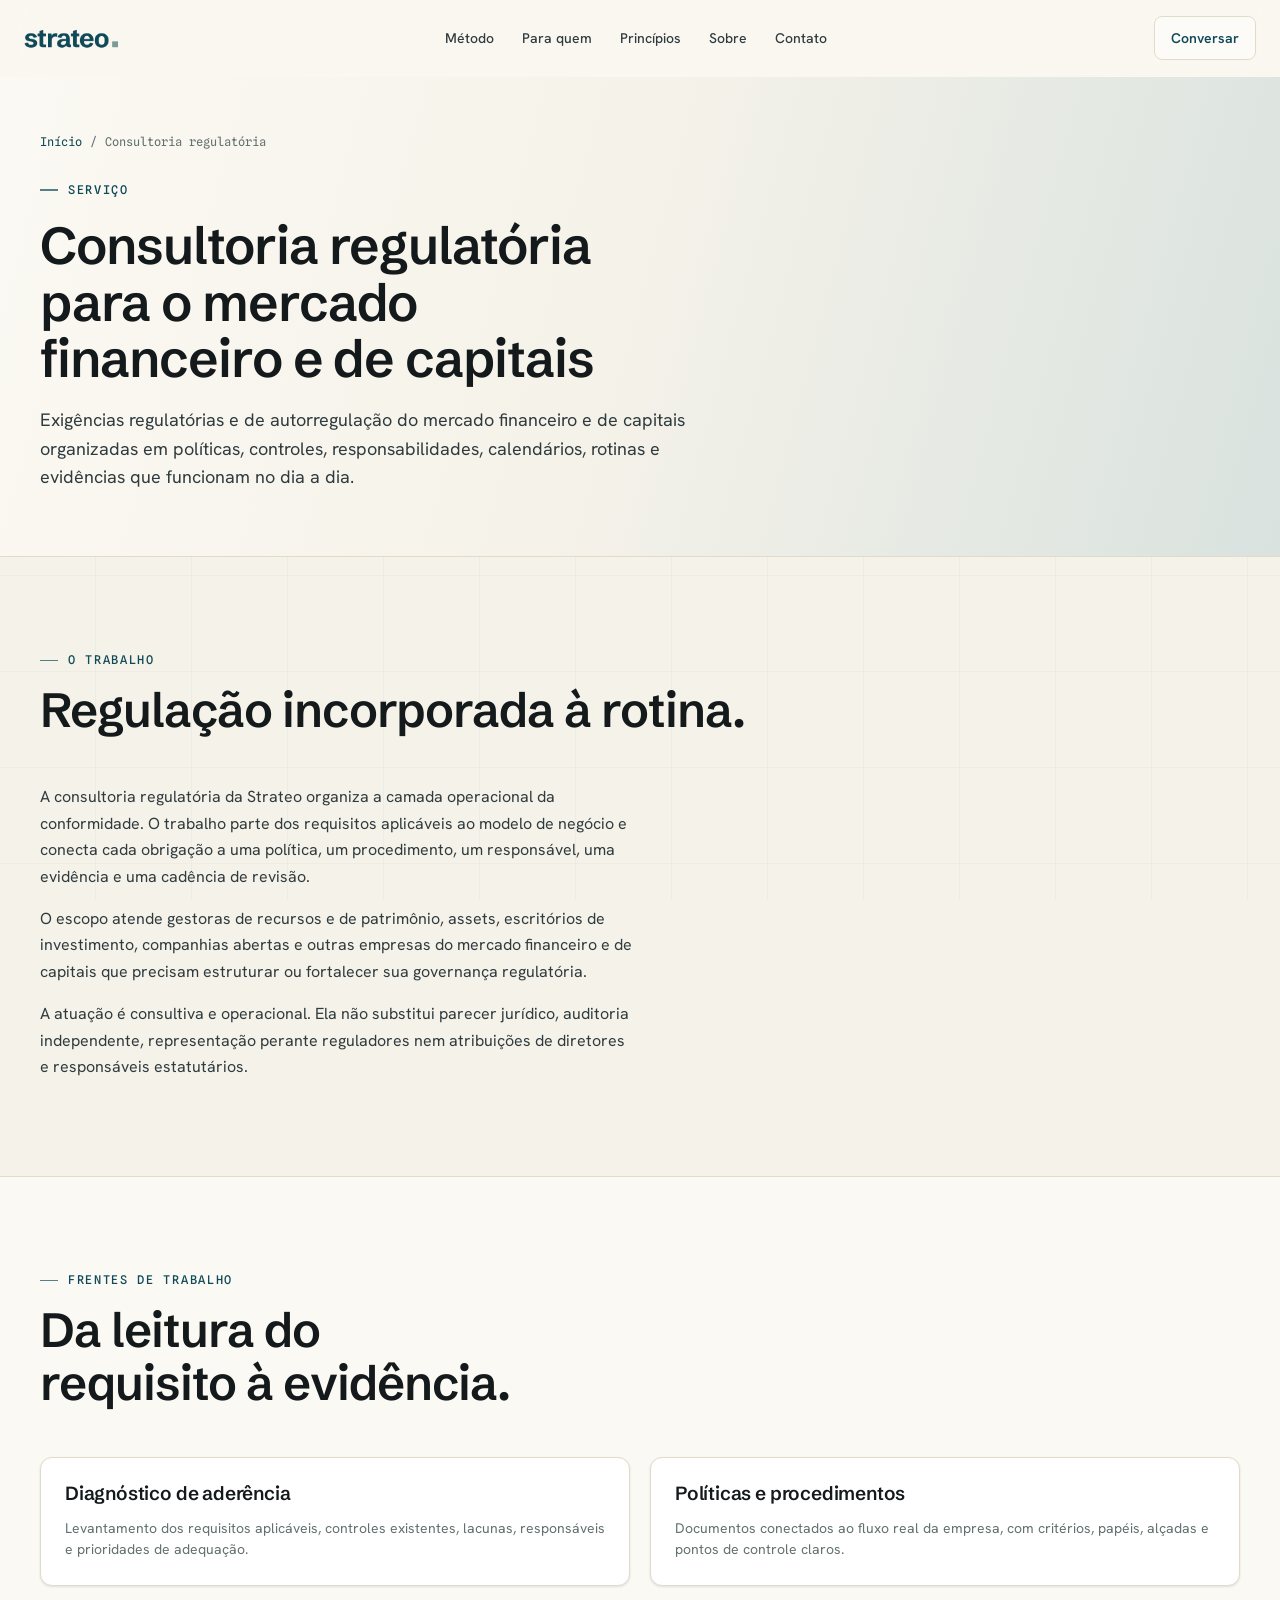
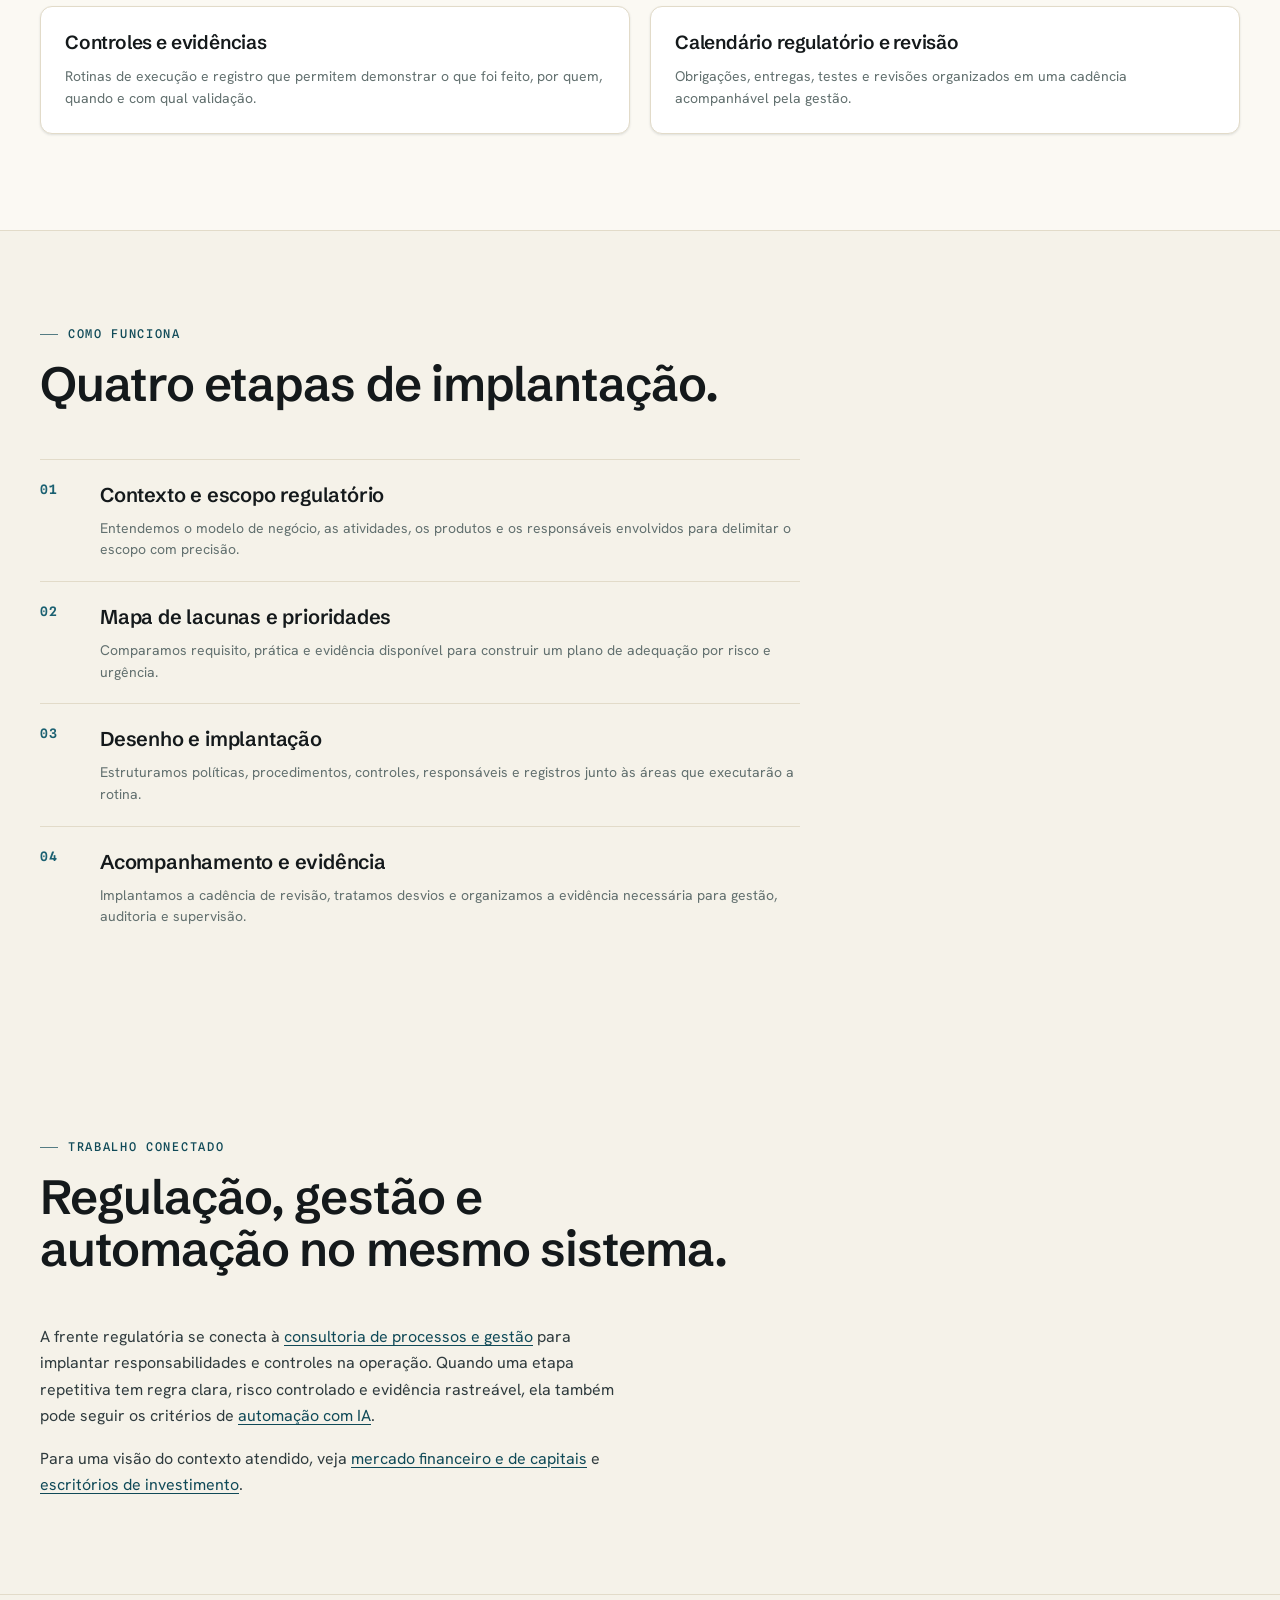
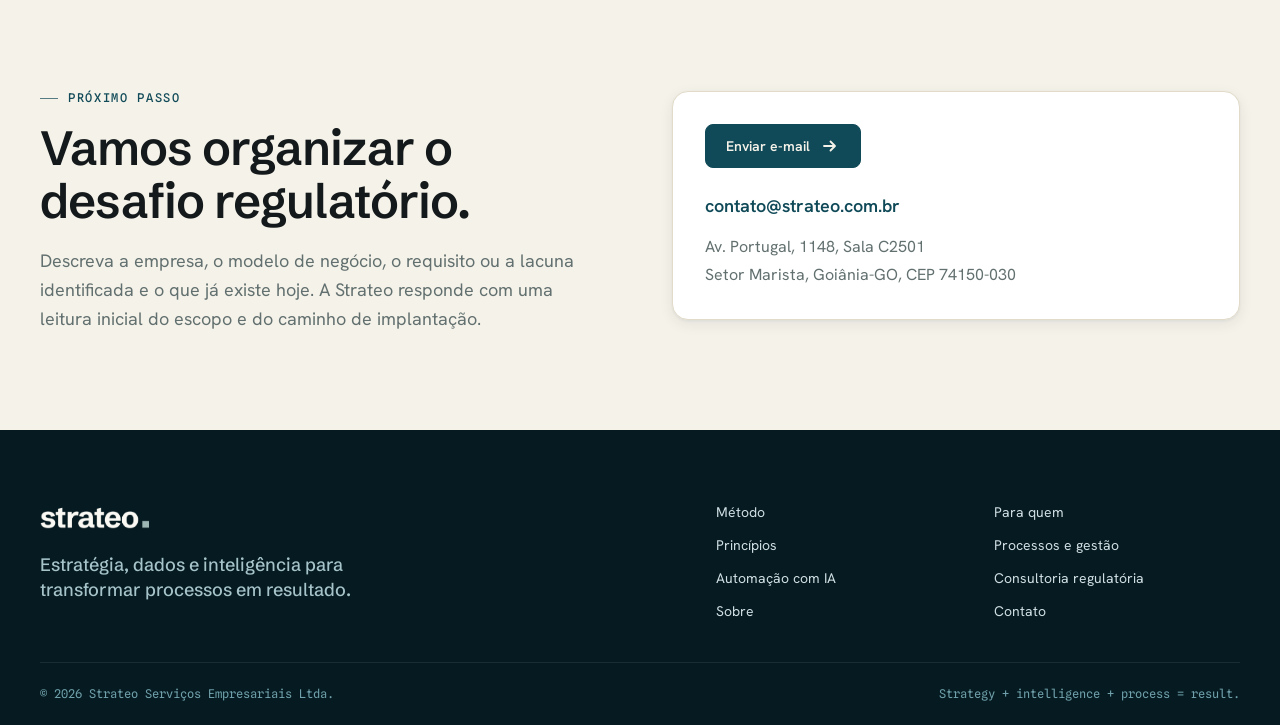
<file: consultoria-regulatoria-mercado-financeiro/index.html>
<!doctype html>
<html lang="pt-BR">
  <head>
    <meta charset="utf-8">
    <meta name="viewport" content="width=device-width, initial-scale=1">
    <title>Consultoria regulatória para mercado financeiro | Strateo</title>
    <meta
      name="description"
      content="Consultoria regulatória para o mercado financeiro e de capitais: exigências regulatórias e de autorregulação organizadas em políticas, controles, rotinas e evidências."
    >
    <meta name="robots" content="index,follow,max-image-preview:large,max-snippet:-1,max-video-preview:-1">
    <link rel="canonical" href="https://www.strateo.com.br/consultoria-regulatoria-mercado-financeiro/">
    <meta property="og:locale" content="pt_BR">
    <meta property="og:site_name" content="Strateo">
    <meta property="og:type" content="website">
    <meta property="og:url" content="https://www.strateo.com.br/consultoria-regulatoria-mercado-financeiro/">
    <meta property="og:title" content="Consultoria regulatória para mercado financeiro | Strateo">
    <meta property="og:description" content="Exigências regulatórias e de autorregulação organizadas em políticas, controles, responsabilidades, rotinas e evidências para o mercado financeiro e de capitais.">
    <meta property="og:image" content="https://www.strateo.com.br/assets/strateo-social-card.png?v=1">
    <meta property="og:image:width" content="1200">
    <meta property="og:image:height" content="630">
    <meta property="og:image:alt" content="Strateo — Estratégia + inteligência + processo = resultado.">
    <meta name="twitter:card" content="summary_large_image">
    <meta name="twitter:title" content="Consultoria regulatória para mercado financeiro | Strateo">
    <meta name="twitter:description" content="Exigências regulatórias e de autorregulação organizadas em políticas, controles, responsabilidades, rotinas e evidências para o mercado financeiro e de capitais.">
    <meta name="twitter:image" content="https://www.strateo.com.br/assets/strateo-social-card.png?v=1">
    <meta name="theme-color" content="#F5F2E9">
    <link rel="icon" href="/assets/strateo-favicon-v3.ico?v=1" sizes="any">
    <link rel="icon" href="/assets/strateo-favicon-v3.png?v=1" type="image/png" sizes="512x512">
    <link rel="apple-touch-icon" href="/assets/strateo-social-profile-v3.png?v=1">
    <script type="application/ld+json">
    {
      "@context": "https://schema.org",
      "@graph": [
        {
          "@type": "Service",
          "@id": "https://www.strateo.com.br/consultoria-regulatoria-mercado-financeiro/#service",
          "name": "Consultoria regulatória para o mercado financeiro e de capitais",
          "serviceType": "Consultoria regulatória e operacional",
          "url": "https://www.strateo.com.br/consultoria-regulatoria-mercado-financeiro/",
          "description": "Organização de exigências regulatórias e de autorregulação do mercado financeiro e de capitais em políticas, procedimentos, controles, responsabilidades, calendários e evidências.",
          "provider": {
            "@id": "https://www.strateo.com.br/#organization"
          },
          "areaServed": {
            "@type": "Country",
            "name": "Brasil"
          }
        },
        {
          "@type": "BreadcrumbList",
          "itemListElement": [
            {
              "@type": "ListItem",
              "position": 1,
              "name": "Início",
              "item": "https://www.strateo.com.br/"
            },
            {
              "@type": "ListItem",
              "position": 2,
              "name": "Consultoria regulatória",
              "item": "https://www.strateo.com.br/consultoria-regulatoria-mercado-financeiro/"
            }
          ]
        }
      ]
    }
    </script>
    <link rel="stylesheet" href="/styles.css">
  </head>
  <body>
    <a class="skip-link" href="#conteudo">Ir para o conteúdo</a>

    <header class="site-header" data-scrolled="false" data-menu-open="false">
      <a class="brand-link" href="/" aria-label="Strateo">
        <img src="/assets/strateo-wordmark-v2-petroleum.png?v=1" alt="Strateo" width="94" height="26">
      </a>

      <nav id="navegacao-principal" class="site-nav" aria-label="Navegação principal">
        <a href="/#metodo">Método</a>
        <a href="/#para-quem">Para quem</a>
        <a href="/#principios">Princípios</a>
        <a href="/sobre/">Sobre</a>
        <a href="/contato/">Contato</a>
      </nav>

      <a class="header-action" href="/contato/">Conversar</a>

      <button class="menu-toggle" type="button" aria-expanded="false" aria-controls="navegacao-principal">
        Menu
      </button>
    </header>

    <main id="conteudo">
      <section class="page-hero">
        <div class="section-shell reveal">
          <nav class="breadcrumbs" aria-label="Localização">
            <a href="/">Início</a>
            <span aria-hidden="true">/</span>
            <span aria-current="page">Consultoria regulatória</span>
          </nav>
          <p class="eyebrow">Serviço</p>
          <h1>Consultoria regulatória para o mercado financeiro e de capitais</h1>
          <p class="page-lead">Exigências regulatórias e de autorregulação do mercado financeiro e de capitais organizadas em políticas, controles, responsabilidades, calendários, rotinas e evidências que funcionam no dia a dia.</p>
        </div>
      </section>

      <section class="section page-section">
        <div class="section-shell">
          <div class="section-heading reveal">
            <p class="eyebrow">O trabalho</p>
            <h2>Regulação incorporada à rotina.</h2>
          </div>
          <div class="prose reveal">
            <p>A consultoria regulatória da Strateo organiza a camada operacional da conformidade. O trabalho parte dos requisitos aplicáveis ao modelo de negócio e conecta cada obrigação a uma política, um procedimento, um responsável, uma evidência e uma cadência de revisão.</p>
            <p>O escopo atende gestoras de recursos e de patrimônio, assets, escritórios de investimento, companhias abertas e outras empresas do mercado financeiro e de capitais que precisam estruturar ou fortalecer sua governança regulatória.</p>
            <p>A atuação é consultiva e operacional. Ela não substitui parecer jurídico, auditoria independente, representação perante reguladores nem atribuições de diretores e responsáveis estatutários.</p>
          </div>
        </div>
      </section>

      <section class="section page-section page-section--bright">
        <div class="section-shell">
          <div class="section-heading reveal">
            <p class="eyebrow">Frentes de trabalho</p>
            <h2>Da leitura do requisito à evidência.</h2>
          </div>
          <div class="page-cards page-cards--two">
            <article class="plain-card reveal">
              <h3>Diagnóstico de aderência</h3>
              <p>Levantamento dos requisitos aplicáveis, controles existentes, lacunas, responsáveis e prioridades de adequação.</p>
            </article>
            <article class="plain-card reveal">
              <h3>Políticas e procedimentos</h3>
              <p>Documentos conectados ao fluxo real da empresa, com critérios, papéis, alçadas e pontos de controle claros.</p>
            </article>
            <article class="plain-card reveal">
              <h3>Controles e evidências</h3>
              <p>Rotinas de execução e registro que permitem demonstrar o que foi feito, por quem, quando e com qual validação.</p>
            </article>
            <article class="plain-card reveal">
              <h3>Calendário regulatório e revisão</h3>
              <p>Obrigações, entregas, testes e revisões organizados em uma cadência acompanhável pela gestão.</p>
            </article>
          </div>
        </div>
      </section>

      <section class="section page-section">
        <div class="section-shell">
          <div class="section-heading reveal">
            <p class="eyebrow">Como funciona</p>
            <h2>Quatro etapas de implantação.</h2>
          </div>
          <div class="step-list reveal">
            <article>
              <span>01</span>
              <div>
                <strong>Contexto e escopo regulatório</strong>
                <p>Entendemos o modelo de negócio, as atividades, os produtos e os responsáveis envolvidos para delimitar o escopo com precisão.</p>
              </div>
            </article>
            <article>
              <span>02</span>
              <div>
                <strong>Mapa de lacunas e prioridades</strong>
                <p>Comparamos requisito, prática e evidência disponível para construir um plano de adequação por risco e urgência.</p>
              </div>
            </article>
            <article>
              <span>03</span>
              <div>
                <strong>Desenho e implantação</strong>
                <p>Estruturamos políticas, procedimentos, controles, responsáveis e registros junto às áreas que executarão a rotina.</p>
              </div>
            </article>
            <article>
              <span>04</span>
              <div>
                <strong>Acompanhamento e evidência</strong>
                <p>Implantamos a cadência de revisão, tratamos desvios e organizamos a evidência necessária para gestão, auditoria e supervisão.</p>
              </div>
            </article>
          </div>
        </div>
      </section>

      <section class="section page-section">
        <div class="section-shell">
          <div class="section-heading reveal">
            <p class="eyebrow">Trabalho conectado</p>
            <h2>Regulação, gestão e automação no mesmo sistema.</h2>
          </div>
          <div class="prose reveal">
            <p>A frente regulatória se conecta à <a href="/consultoria-de-processos-e-gestao/">consultoria de processos e gestão</a> para implantar responsabilidades e controles na operação. Quando uma etapa repetitiva tem regra clara, risco controlado e evidência rastreável, ela também pode seguir os critérios de <a href="/automacao-com-ia/">automação com IA</a>.</p>
            <p>Para uma visão do contexto atendido, veja <a href="/mercado-financeiro-e-capitais/">mercado financeiro e de capitais</a> e <a href="/escritorios-de-investimento/">escritórios de investimento</a>.</p>
          </div>
        </div>
      </section>

      <section id="contato" class="section contact-section" aria-labelledby="cta-title">
        <div class="section-shell contact-grid reveal">
          <div>
            <p class="eyebrow">Próximo passo</p>
            <h2 id="cta-title">Vamos organizar o desafio regulatório.</h2>
            <p class="contact-lead">Descreva a empresa, o modelo de negócio, o requisito ou a lacuna identificada e o que já existe hoje. A Strateo responde com uma leitura inicial do escopo e do caminho de implantação.</p>
          </div>

          <div class="contact-card">
            <a class="button button-primary" href="mailto:contato@strateo.com.br?subject=Consultoria%20regulat%C3%B3ria%20via%20site%20Strateo&amp;body=Ol%C3%A1%2C%20quero%20falar%20sobre%20consultoria%20regulat%C3%B3ria.%0A%0AEmpresa%3A%20%0AModelo%20de%20neg%C3%B3cio%3A%20%0ADesafio%20regulat%C3%B3rio%3A%20">
              Enviar e-mail
              <svg viewBox="0 0 20 20" aria-hidden="true">
                <path d="M4 10h10.5M10.5 5.5 15 10l-4.5 4.5"/>
              </svg>
            </a>
            <p class="contact-email"><a href="mailto:contato@strateo.com.br">contato@strateo.com.br</a></p>
            <address>
              <span>Av. Portugal, 1148, Sala C2501</span>
              <span>Setor Marista, Goiânia-GO, CEP 74150-030</span>
            </address>
          </div>
        </div>
      </section>
    </main>

    <footer class="site-footer">
      <div class="footer-inner">
        <div>
          <img src="/assets/strateo-wordmark-v2-reverse.png?v=1" alt="Strateo" width="109" height="30">
          <p>Estratégia, dados e inteligência para transformar processos em resultado.</p>
        </div>
        <nav aria-label="Navegação do rodapé">
          <a href="/#metodo">Método</a>
          <a href="/#para-quem">Para quem</a>
          <a href="/#principios">Princípios</a>
          <a href="/consultoria-de-processos-e-gestao/">Processos e gestão</a>
          <a href="/automacao-com-ia/">Automação com IA</a>
          <a href="/consultoria-regulatoria-mercado-financeiro/">Consultoria regulatória</a>
          <a href="/sobre/">Sobre</a>
          <a href="/contato/">Contato</a>
        </nav>
      </div>
      <div class="footer-legal">
        <span>© 2026 Strateo Serviços Empresariais Ltda.</span>
        <span>Strategy + intelligence + process = result.</span>
      </div>
    </footer>

    <script src="/script.js"></script>
  </body>
</html>
</file>
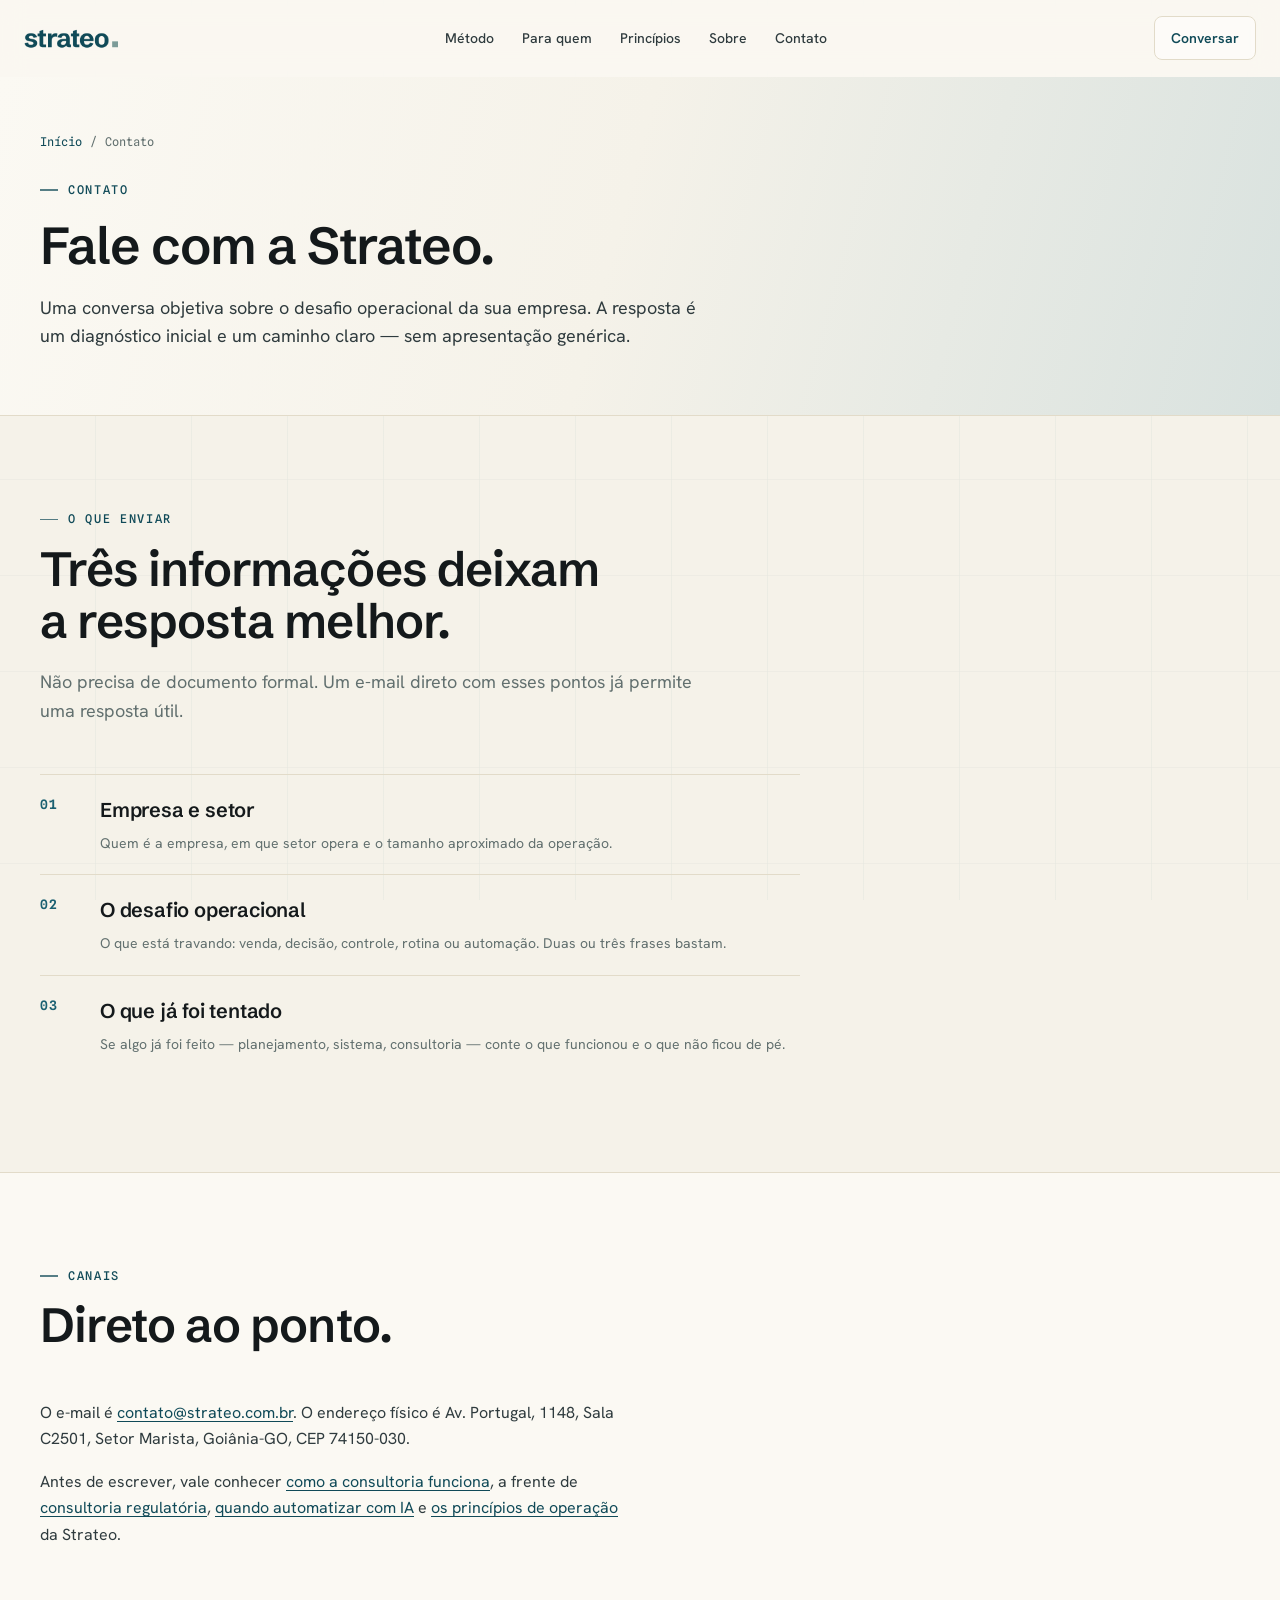
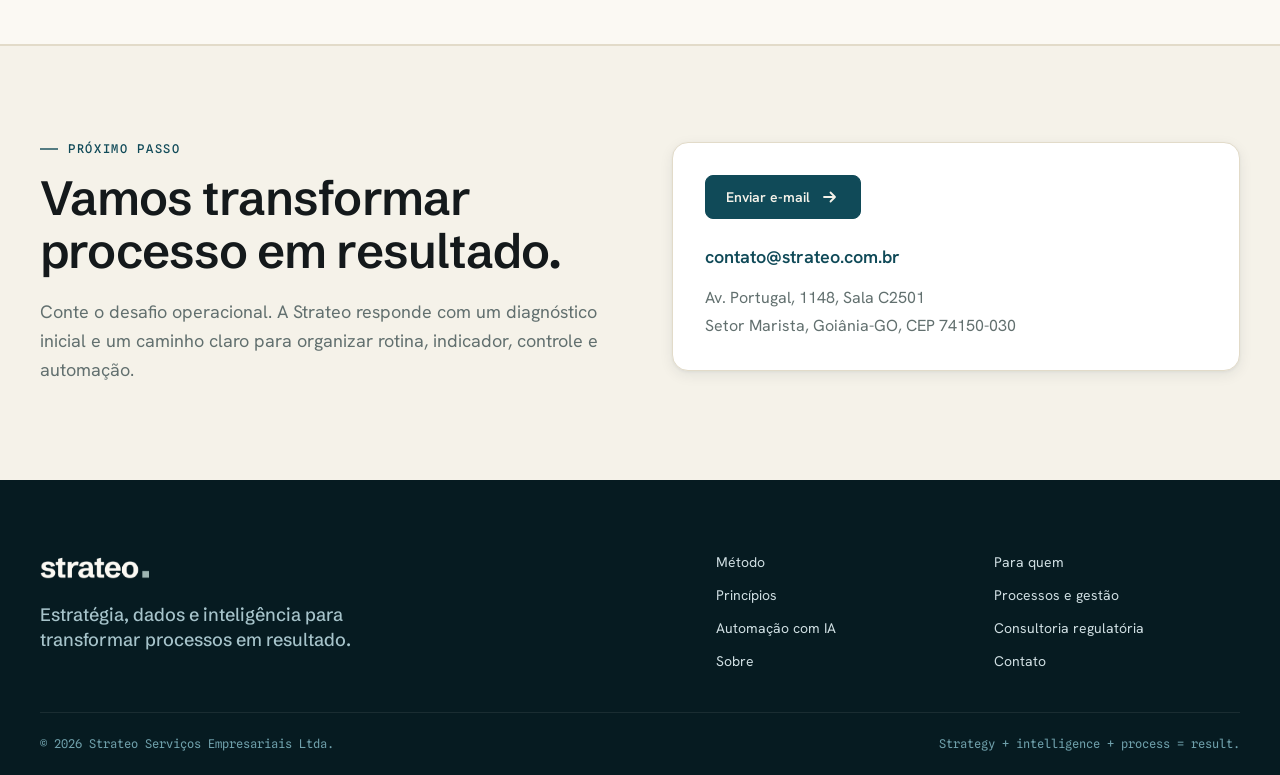
<file: contato/index.html>
<!doctype html>
<html lang="pt-BR">
  <head>
    <meta charset="utf-8">
    <meta name="viewport" content="width=device-width, initial-scale=1">
    <title>Contato | Strateo</title>
    <meta
      name="description"
      content="Fale com a Strateo: contato@strateo.com.br. Descreva a empresa, o setor e o desafio operacional e receba um diagnóstico inicial com um caminho claro de execução."
    >
    <meta name="robots" content="index,follow,max-image-preview:large,max-snippet:-1,max-video-preview:-1">
    <link rel="canonical" href="https://www.strateo.com.br/contato/">
    <meta property="og:locale" content="pt_BR">
    <meta property="og:site_name" content="Strateo">
    <meta property="og:type" content="website">
    <meta property="og:url" content="https://www.strateo.com.br/contato/">
    <meta property="og:title" content="Contato | Strateo">
    <meta property="og:description" content="Fale com a Strateo: contato@strateo.com.br. Descreva a empresa, o setor e o desafio operacional e receba um diagnóstico inicial com um caminho claro de execução.">
    <meta property="og:image" content="https://www.strateo.com.br/assets/strateo-social-card.png?v=1">
    <meta property="og:image:width" content="1200">
    <meta property="og:image:height" content="630">
    <meta property="og:image:alt" content="Strateo — Estratégia + inteligência + processo = resultado.">
    <meta name="twitter:card" content="summary_large_image">
    <meta name="twitter:title" content="Contato | Strateo">
    <meta name="twitter:description" content="Fale com a Strateo: contato@strateo.com.br. Descreva a empresa, o setor e o desafio operacional e receba um diagnóstico inicial com um caminho claro de execução.">
    <meta name="twitter:image" content="https://www.strateo.com.br/assets/strateo-social-card.png?v=1">
    <meta name="theme-color" content="#F5F2E9">
    <link rel="icon" href="/assets/strateo-favicon-v3.ico?v=1" sizes="any">
    <link rel="icon" href="/assets/strateo-favicon-v3.png?v=1" type="image/png" sizes="512x512">
    <link rel="apple-touch-icon" href="/assets/strateo-social-profile-v3.png?v=1">
    <link rel="stylesheet" href="/styles.css">
  </head>
  <body>
    <a class="skip-link" href="#conteudo">Ir para o conteúdo</a>

    <header class="site-header" data-scrolled="false" data-menu-open="false">
      <a class="brand-link" href="/" aria-label="Strateo">
        <img src="/assets/strateo-wordmark-v2-petroleum.png?v=1" alt="Strateo" width="94" height="26">
      </a>

      <nav id="navegacao-principal" class="site-nav" aria-label="Navegação principal">
        <a href="/#metodo">Método</a>
        <a href="/#para-quem">Para quem</a>
        <a href="/#principios">Princípios</a>
        <a href="/sobre/">Sobre</a>
        <a href="/contato/">Contato</a>
      </nav>

      <a class="header-action" href="/contato/">Conversar</a>

      <button class="menu-toggle" type="button" aria-expanded="false" aria-controls="navegacao-principal">
        Menu
      </button>
    </header>

    <main id="conteudo">
      <section class="page-hero">
        <div class="section-shell reveal">
          <nav class="breadcrumbs" aria-label="Localização">
            <a href="/">Início</a>
            <span aria-hidden="true">/</span>
            <span aria-current="page">Contato</span>
          </nav>
          <p class="eyebrow">Contato</p>
          <h1>Fale com a Strateo.</h1>
          <p class="page-lead">Uma conversa objetiva sobre o desafio operacional da sua empresa. A resposta é um diagnóstico inicial e um caminho claro — sem apresentação genérica.</p>
        </div>
      </section>

      <section class="section page-section">
        <div class="section-shell">
          <div class="section-heading reveal">
            <p class="eyebrow">O que enviar</p>
            <h2>Três informações deixam a resposta melhor.</h2>
            <p>Não precisa de documento formal. Um e-mail direto com esses pontos já permite uma resposta útil.</p>
          </div>
          <div class="step-list reveal">
            <article>
              <span>01</span>
              <div>
                <strong>Empresa e setor</strong>
                <p>Quem é a empresa, em que setor opera e o tamanho aproximado da operação.</p>
              </div>
            </article>
            <article>
              <span>02</span>
              <div>
                <strong>O desafio operacional</strong>
                <p>O que está travando: venda, decisão, controle, rotina ou automação. Duas ou três frases bastam.</p>
              </div>
            </article>
            <article>
              <span>03</span>
              <div>
                <strong>O que já foi tentado</strong>
                <p>Se algo já foi feito — planejamento, sistema, consultoria — conte o que funcionou e o que não ficou de pé.</p>
              </div>
            </article>
          </div>
        </div>
      </section>

      <section class="section page-section page-section--bright">
        <div class="section-shell">
          <div class="section-heading reveal">
            <p class="eyebrow">Canais</p>
            <h2>Direto ao ponto.</h2>
          </div>
          <div class="prose reveal">
            <p>O e-mail é <a href="mailto:contato@strateo.com.br">contato@strateo.com.br</a>. O endereço físico é Av. Portugal, 1148, Sala C2501, Setor Marista, Goiânia-GO, CEP 74150-030.</p>
            <p>Antes de escrever, vale conhecer <a href="/consultoria-de-processos-e-gestao/">como a consultoria funciona</a>, a frente de <a href="/consultoria-regulatoria-mercado-financeiro/">consultoria regulatória</a>, <a href="/automacao-com-ia/">quando automatizar com IA</a> e <a href="/#principios">os princípios de operação</a> da Strateo.</p>
          </div>
        </div>
      </section>

      <section id="contato" class="section contact-section" aria-labelledby="cta-title">
        <div class="section-shell contact-grid reveal">
          <div>
            <p class="eyebrow">Próximo passo</p>
            <h2 id="cta-title">Vamos transformar processo em resultado.</h2>
            <p class="contact-lead">Conte o desafio operacional. A Strateo responde com um diagnóstico inicial e um caminho claro para organizar rotina, indicador, controle e automação.</p>
          </div>

          <div class="contact-card">
            <a class="button button-primary" href="mailto:contato@strateo.com.br?subject=Contato%20via%20site%20Strateo&amp;body=Ol%C3%A1%2C%20quero%20falar%20com%20a%20Strateo.%0A%0AEmpresa%3A%20%0ASetor%3A%20%0ADesafio%20operacional%3A%20">
              Enviar e-mail
              <svg viewBox="0 0 20 20" aria-hidden="true">
                <path d="M4 10h10.5M10.5 5.5 15 10l-4.5 4.5"/>
              </svg>
            </a>
            <p class="contact-email"><a href="mailto:contato@strateo.com.br">contato@strateo.com.br</a></p>
            <address>
              <span>Av. Portugal, 1148, Sala C2501</span>
              <span>Setor Marista, Goiânia-GO, CEP 74150-030</span>
            </address>
          </div>
        </div>
      </section>
    </main>

    <footer class="site-footer">
      <div class="footer-inner">
        <div>
          <img src="/assets/strateo-wordmark-v2-reverse.png?v=1" alt="Strateo" width="109" height="30">
          <p>Estratégia, dados e inteligência para transformar processos em resultado.</p>
        </div>
        <nav aria-label="Navegação do rodapé">
          <a href="/#metodo">Método</a>
          <a href="/#para-quem">Para quem</a>
          <a href="/#principios">Princípios</a>
          <a href="/consultoria-de-processos-e-gestao/">Processos e gestão</a>
          <a href="/automacao-com-ia/">Automação com IA</a>
          <a href="/consultoria-regulatoria-mercado-financeiro/">Consultoria regulatória</a>
          <a href="/sobre/">Sobre</a>
          <a href="/contato/">Contato</a>
        </nav>
      </div>
      <div class="footer-legal">
        <span>© 2026 Strateo Serviços Empresariais Ltda.</span>
        <span>Strategy + intelligence + process = result.</span>
      </div>
    </footer>

    <script src="/script.js"></script>
  </body>
</html>
</file>
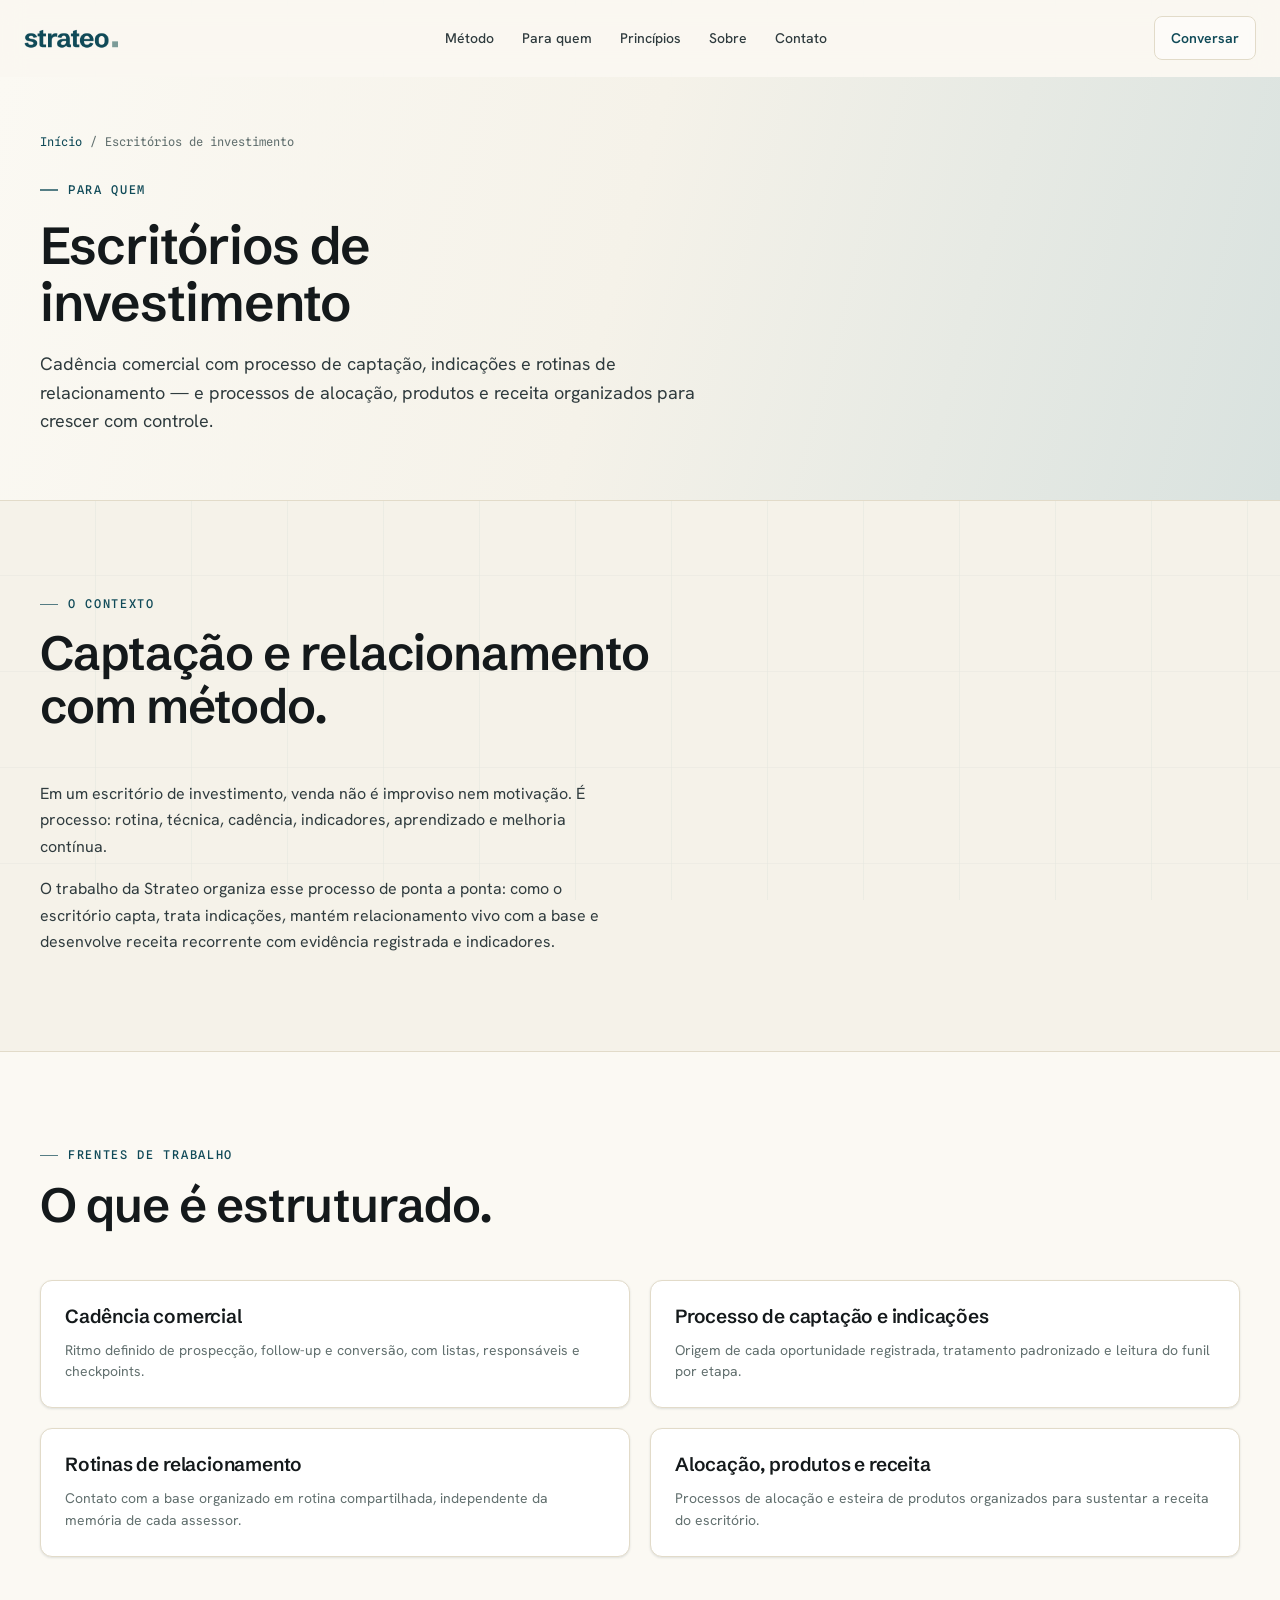
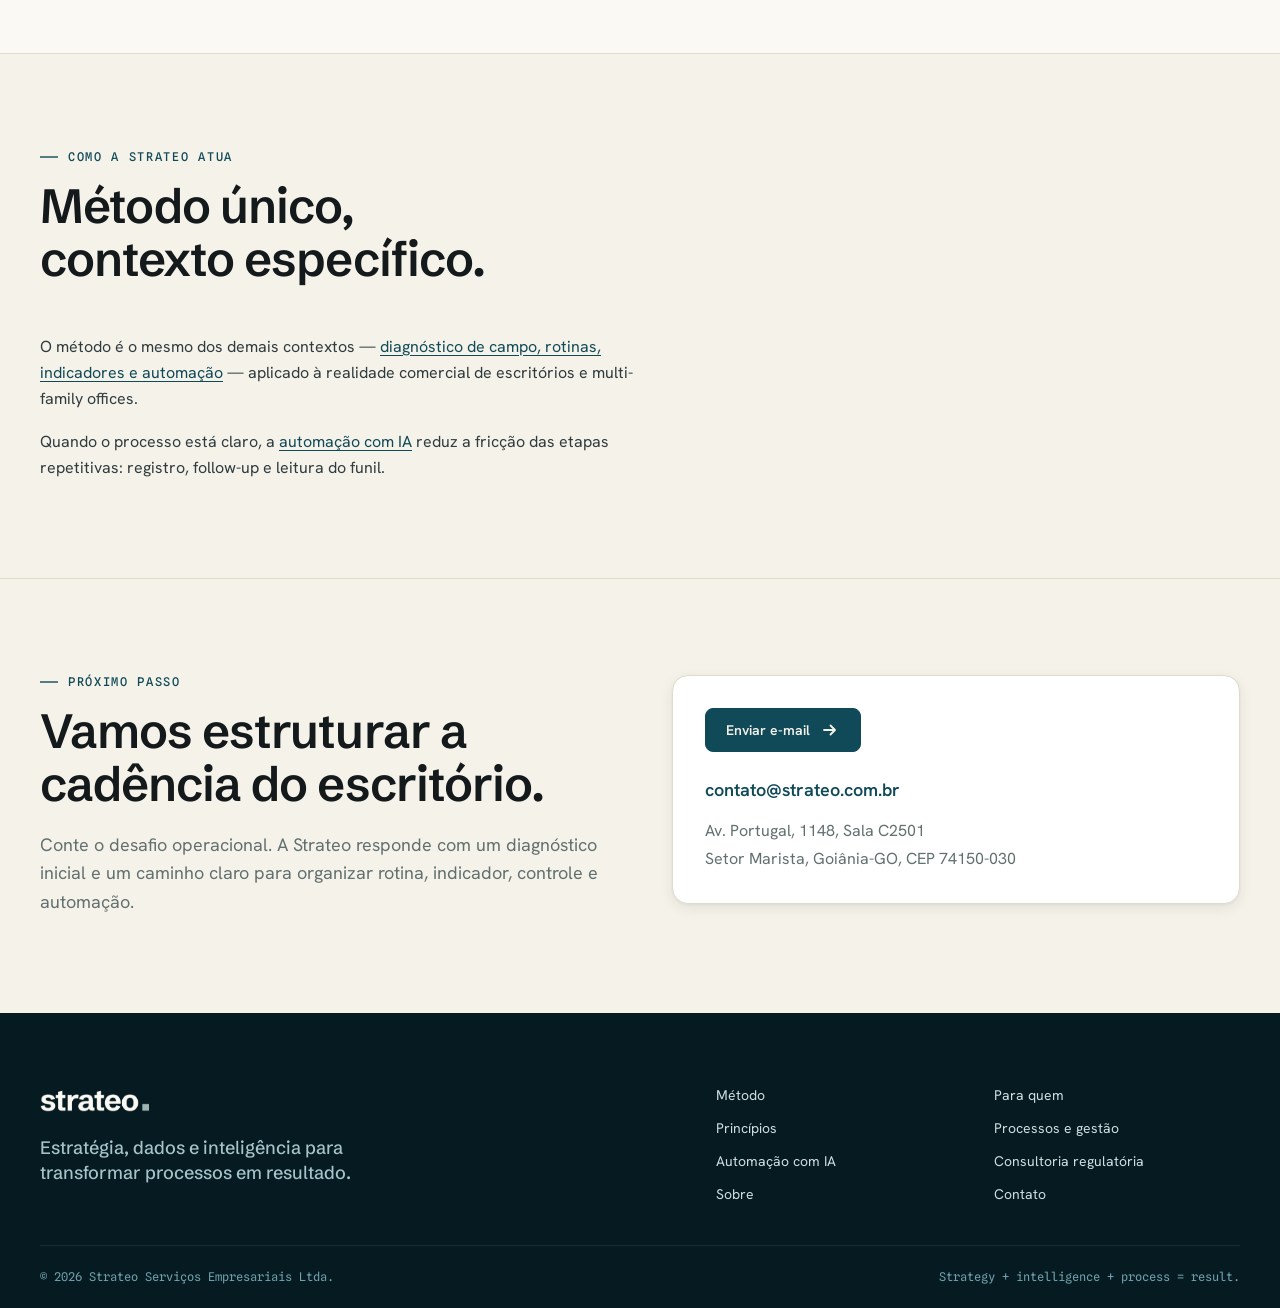
<file: escritorios-de-investimento/index.html>
<!doctype html>
<html lang="pt-BR">
  <head>
    <meta charset="utf-8">
    <meta name="viewport" content="width=device-width, initial-scale=1">
    <title>Escritórios de investimento | Strateo</title>
    <meta
      name="description"
      content="Estruturação de cadência comercial para escritórios de investimento e multi-family offices: processo de captação, indicações, rotinas de relacionamento, alocação, produtos e receita."
    >
    <meta name="robots" content="index,follow,max-image-preview:large,max-snippet:-1,max-video-preview:-1">
    <link rel="canonical" href="https://www.strateo.com.br/escritorios-de-investimento/">
    <meta property="og:locale" content="pt_BR">
    <meta property="og:site_name" content="Strateo">
    <meta property="og:type" content="website">
    <meta property="og:url" content="https://www.strateo.com.br/escritorios-de-investimento/">
    <meta property="og:title" content="Escritórios de investimento | Strateo">
    <meta property="og:description" content="Estruturação de cadência comercial para escritórios de investimento e multi-family offices: processo de captação, indicações, rotinas de relacionamento, alocação, produtos e receita.">
    <meta property="og:image" content="https://www.strateo.com.br/assets/strateo-social-card.png?v=1">
    <meta property="og:image:width" content="1200">
    <meta property="og:image:height" content="630">
    <meta property="og:image:alt" content="Strateo — Estratégia + inteligência + processo = resultado.">
    <meta name="twitter:card" content="summary_large_image">
    <meta name="twitter:title" content="Escritórios de investimento | Strateo">
    <meta name="twitter:description" content="Estruturação de cadência comercial para escritórios de investimento e multi-family offices: processo de captação, indicações, rotinas de relacionamento, alocação, produtos e receita.">
    <meta name="twitter:image" content="https://www.strateo.com.br/assets/strateo-social-card.png?v=1">
    <meta name="theme-color" content="#F5F2E9">
    <link rel="icon" href="/assets/strateo-favicon-v3.ico?v=1" sizes="any">
    <link rel="icon" href="/assets/strateo-favicon-v3.png?v=1" type="image/png" sizes="512x512">
    <link rel="apple-touch-icon" href="/assets/strateo-social-profile-v3.png?v=1">
    <link rel="stylesheet" href="/styles.css">
  </head>
  <body>
    <a class="skip-link" href="#conteudo">Ir para o conteúdo</a>

    <header class="site-header" data-scrolled="false" data-menu-open="false">
      <a class="brand-link" href="/" aria-label="Strateo">
        <img src="/assets/strateo-wordmark-v2-petroleum.png?v=1" alt="Strateo" width="94" height="26">
      </a>

      <nav id="navegacao-principal" class="site-nav" aria-label="Navegação principal">
        <a href="/#metodo">Método</a>
        <a href="/#para-quem">Para quem</a>
        <a href="/#principios">Princípios</a>
        <a href="/sobre/">Sobre</a>
        <a href="/contato/">Contato</a>
      </nav>

      <a class="header-action" href="/contato/">Conversar</a>

      <button class="menu-toggle" type="button" aria-expanded="false" aria-controls="navegacao-principal">
        Menu
      </button>
    </header>

    <main id="conteudo">
      <section class="page-hero">
        <div class="section-shell reveal">
          <nav class="breadcrumbs" aria-label="Localização">
            <a href="/">Início</a>
            <span aria-hidden="true">/</span>
            <span aria-current="page">Escritórios de investimento</span>
          </nav>
          <p class="eyebrow">Para quem</p>
          <h1>Escritórios de investimento</h1>
          <p class="page-lead">Cadência comercial com processo de captação, indicações e rotinas de relacionamento — e processos de alocação, produtos e receita organizados para crescer com controle.</p>
        </div>
      </section>

      <section class="section page-section">
        <div class="section-shell">
          <div class="section-heading reveal">
            <p class="eyebrow">O contexto</p>
            <h2>Captação e relacionamento com método.</h2>
          </div>
          <div class="prose reveal">
            <p>Em um escritório de investimento, venda não é improviso nem motivação. É processo: rotina, técnica, cadência, indicadores, aprendizado e melhoria contínua.</p>
            <p>O trabalho da Strateo organiza esse processo de ponta a ponta: como o escritório capta, trata indicações, mantém relacionamento vivo com a base e desenvolve receita recorrente com evidência registrada e indicadores.</p>
          </div>
        </div>
      </section>

      <section class="section page-section page-section--bright">
        <div class="section-shell">
          <div class="section-heading reveal">
            <p class="eyebrow">Frentes de trabalho</p>
            <h2>O que é estruturado.</h2>
          </div>
          <div class="page-cards page-cards--two">
            <article class="plain-card reveal">
              <h3>Cadência comercial</h3>
              <p>Ritmo definido de prospecção, follow-up e conversão, com listas, responsáveis e checkpoints.</p>
            </article>
            <article class="plain-card reveal">
              <h3>Processo de captação e indicações</h3>
              <p>Origem de cada oportunidade registrada, tratamento padronizado e leitura do funil por etapa.</p>
            </article>
            <article class="plain-card reveal">
              <h3>Rotinas de relacionamento</h3>
              <p>Contato com a base organizado em rotina compartilhada, independente da memória de cada assessor.</p>
            </article>
            <article class="plain-card reveal">
              <h3>Alocação, produtos e receita</h3>
              <p>Processos de alocação e esteira de produtos organizados para sustentar a receita do escritório.</p>
            </article>
          </div>
        </div>
      </section>

      <section class="section page-section">
        <div class="section-shell">
          <div class="section-heading reveal">
            <p class="eyebrow">Como a Strateo atua</p>
            <h2>Método único, contexto específico.</h2>
          </div>
          <div class="prose reveal">
            <p>O método é o mesmo dos demais contextos — <a href="/#metodo">diagnóstico de campo, rotinas, indicadores e automação</a> — aplicado à realidade comercial de escritórios e multi-family offices.</p>
            <p>Quando o processo está claro, a <a href="/automacao-com-ia/">automação com IA</a> reduz a fricção das etapas repetitivas: registro, follow-up e leitura do funil.</p>
          </div>
        </div>
      </section>

      <section id="contato" class="section contact-section" aria-labelledby="cta-title">
        <div class="section-shell contact-grid reveal">
          <div>
            <p class="eyebrow">Próximo passo</p>
            <h2 id="cta-title">Vamos estruturar a cadência do escritório.</h2>
            <p class="contact-lead">Conte o desafio operacional. A Strateo responde com um diagnóstico inicial e um caminho claro para organizar rotina, indicador, controle e automação.</p>
          </div>

          <div class="contact-card">
            <a class="button button-primary" href="mailto:contato@strateo.com.br?subject=Contato%20via%20site%20Strateo&amp;body=Ol%C3%A1%2C%20quero%20falar%20com%20a%20Strateo.%0A%0AEmpresa%3A%20%0ASetor%3A%20%0ADesafio%20operacional%3A%20">
              Enviar e-mail
              <svg viewBox="0 0 20 20" aria-hidden="true">
                <path d="M4 10h10.5M10.5 5.5 15 10l-4.5 4.5"/>
              </svg>
            </a>
            <p class="contact-email"><a href="mailto:contato@strateo.com.br">contato@strateo.com.br</a></p>
            <address>
              <span>Av. Portugal, 1148, Sala C2501</span>
              <span>Setor Marista, Goiânia-GO, CEP 74150-030</span>
            </address>
          </div>
        </div>
      </section>
    </main>

    <footer class="site-footer">
      <div class="footer-inner">
        <div>
          <img src="/assets/strateo-wordmark-v2-reverse.png?v=1" alt="Strateo" width="109" height="30">
          <p>Estratégia, dados e inteligência para transformar processos em resultado.</p>
        </div>
        <nav aria-label="Navegação do rodapé">
          <a href="/#metodo">Método</a>
          <a href="/#para-quem">Para quem</a>
          <a href="/#principios">Princípios</a>
          <a href="/consultoria-de-processos-e-gestao/">Processos e gestão</a>
          <a href="/automacao-com-ia/">Automação com IA</a>
          <a href="/consultoria-regulatoria-mercado-financeiro/">Consultoria regulatória</a>
          <a href="/sobre/">Sobre</a>
          <a href="/contato/">Contato</a>
        </nav>
      </div>
      <div class="footer-legal">
        <span>© 2026 Strateo Serviços Empresariais Ltda.</span>
        <span>Strategy + intelligence + process = result.</span>
      </div>
    </footer>

    <script src="/script.js"></script>
  </body>
</html>
</file>
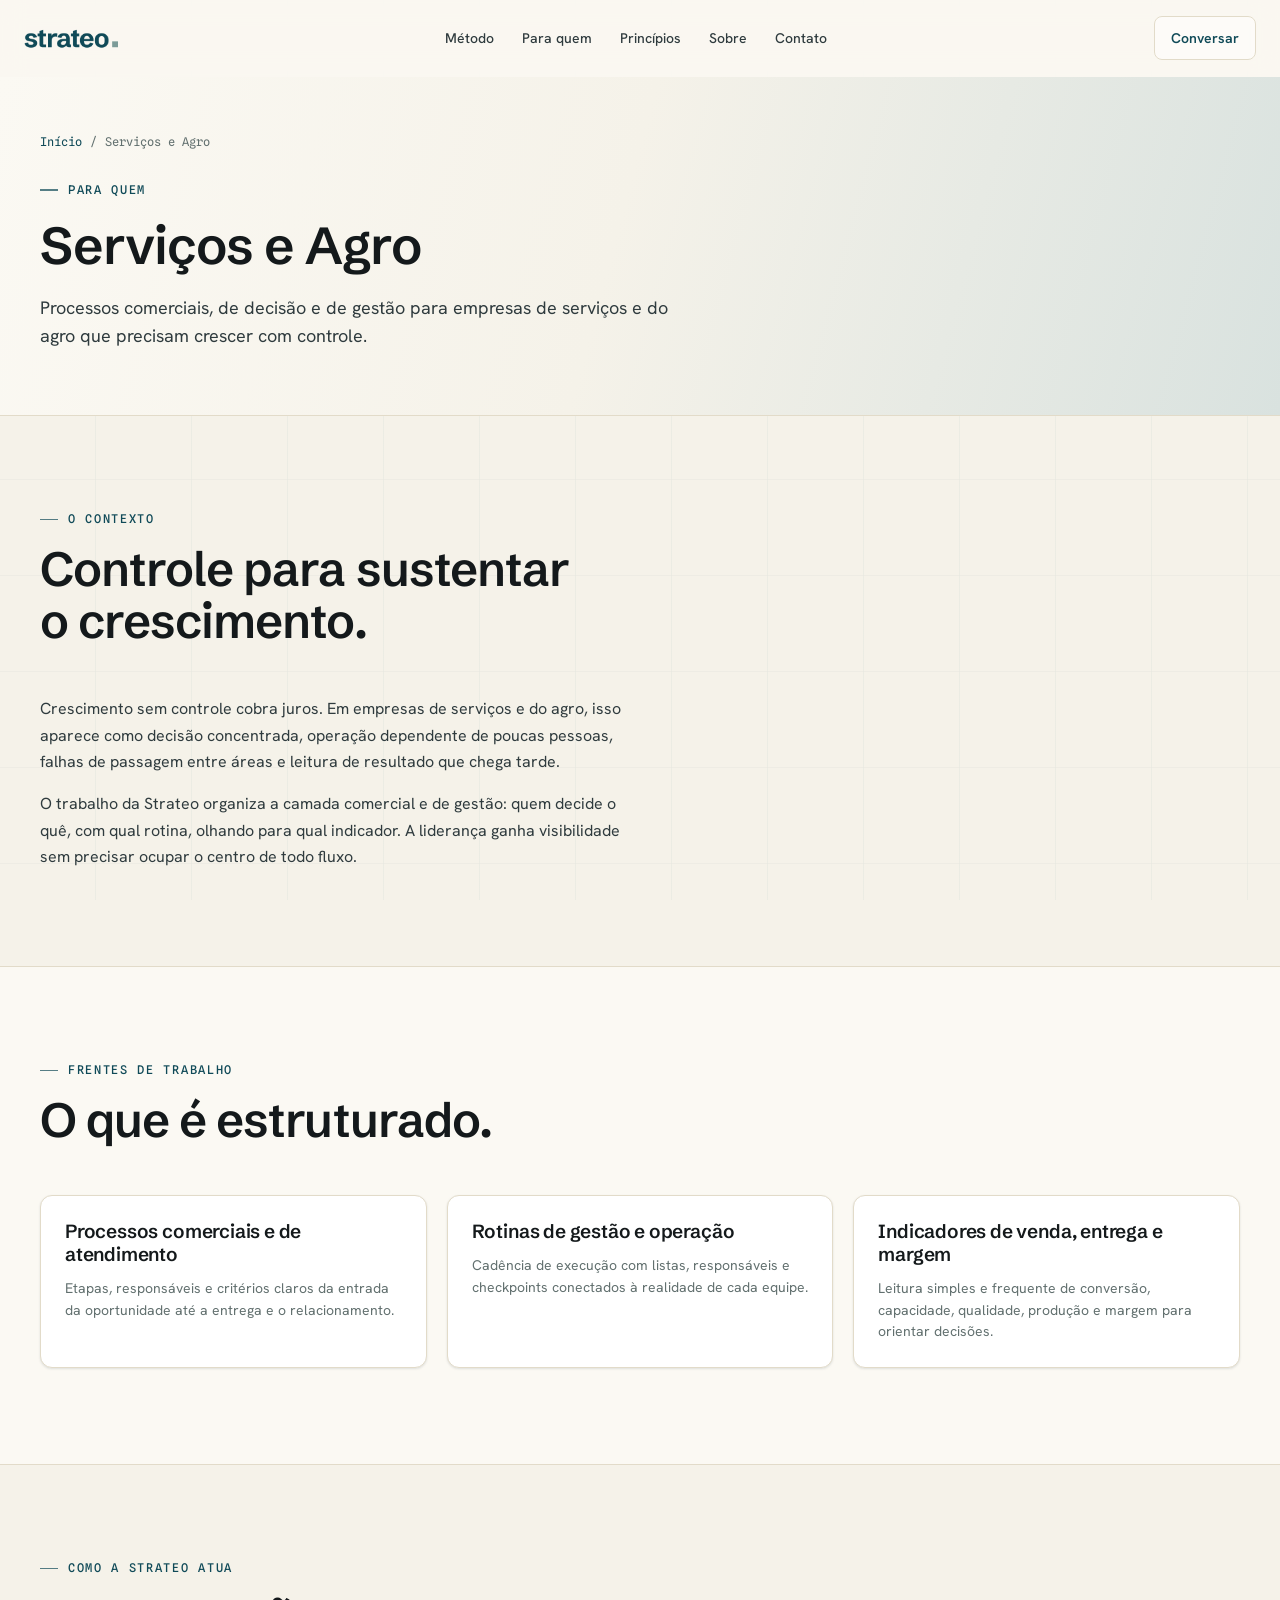
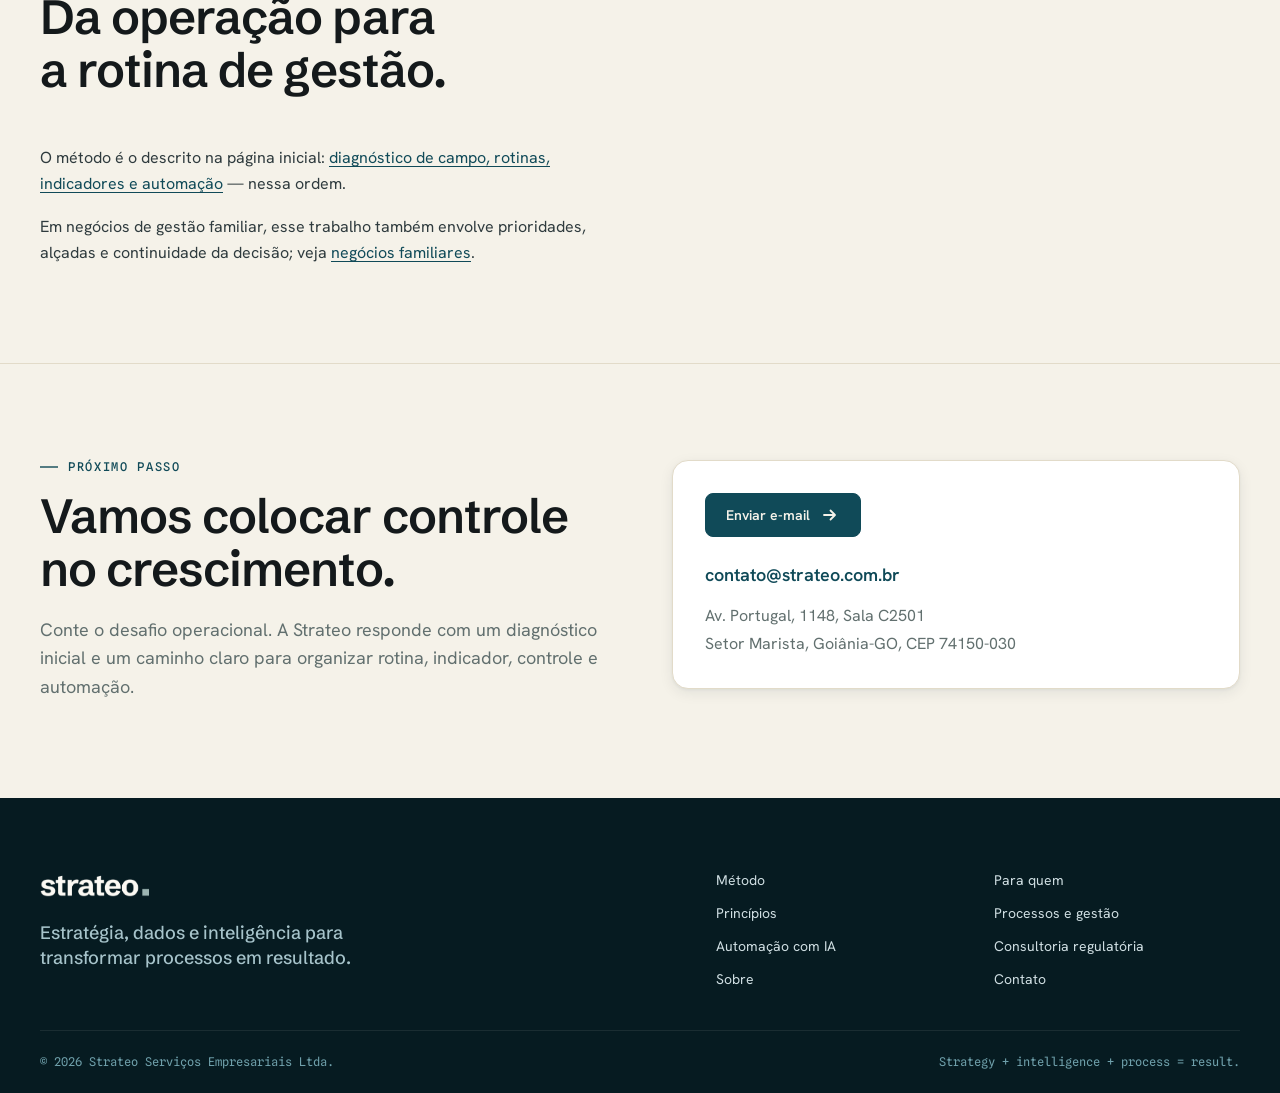
<file: industria-agro-construcao/index.html>
<!doctype html>
<html lang="pt-BR">
  <head>
    <meta charset="utf-8">
    <meta name="viewport" content="width=device-width, initial-scale=1">
    <title>Serviços e Agro | Strateo</title>
    <meta
      name="description"
      content="Consultoria de processos e gestão para empresas de serviços e do agro: rotinas comerciais e operacionais, indicadores, responsabilidades e controle do crescimento."
    >
    <meta name="robots" content="index,follow,max-image-preview:large,max-snippet:-1,max-video-preview:-1">
    <link rel="canonical" href="https://www.strateo.com.br/industria-agro-construcao/">
    <meta property="og:locale" content="pt_BR">
    <meta property="og:site_name" content="Strateo">
    <meta property="og:type" content="website">
    <meta property="og:url" content="https://www.strateo.com.br/industria-agro-construcao/">
    <meta property="og:title" content="Serviços e Agro | Strateo">
    <meta property="og:description" content="Consultoria de processos e gestão para empresas de serviços e do agro: rotinas comerciais e operacionais, indicadores, responsabilidades e controle do crescimento.">
    <meta property="og:image" content="https://www.strateo.com.br/assets/strateo-social-card.png?v=1">
    <meta property="og:image:width" content="1200">
    <meta property="og:image:height" content="630">
    <meta property="og:image:alt" content="Strateo — Estratégia + inteligência + processo = resultado.">
    <meta name="twitter:card" content="summary_large_image">
    <meta name="twitter:title" content="Serviços e Agro | Strateo">
    <meta name="twitter:description" content="Consultoria de processos e gestão para empresas de serviços e do agro: rotinas comerciais e operacionais, indicadores, responsabilidades e controle do crescimento.">
    <meta name="twitter:image" content="https://www.strateo.com.br/assets/strateo-social-card.png?v=1">
    <meta name="theme-color" content="#F5F2E9">
    <link rel="icon" href="/assets/strateo-favicon-v3.ico?v=1" sizes="any">
    <link rel="icon" href="/assets/strateo-favicon-v3.png?v=1" type="image/png" sizes="512x512">
    <link rel="apple-touch-icon" href="/assets/strateo-social-profile-v3.png?v=1">
    <link rel="stylesheet" href="/styles.css">
  </head>
  <body>
    <a class="skip-link" href="#conteudo">Ir para o conteúdo</a>

    <header class="site-header" data-scrolled="false" data-menu-open="false">
      <a class="brand-link" href="/" aria-label="Strateo">
        <img src="/assets/strateo-wordmark-v2-petroleum.png?v=1" alt="Strateo" width="94" height="26">
      </a>

      <nav id="navegacao-principal" class="site-nav" aria-label="Navegação principal">
        <a href="/#metodo">Método</a>
        <a href="/#para-quem">Para quem</a>
        <a href="/#principios">Princípios</a>
        <a href="/sobre/">Sobre</a>
        <a href="/contato/">Contato</a>
      </nav>

      <a class="header-action" href="/contato/">Conversar</a>

      <button class="menu-toggle" type="button" aria-expanded="false" aria-controls="navegacao-principal">
        Menu
      </button>
    </header>

    <main id="conteudo">
      <section class="page-hero">
        <div class="section-shell reveal">
          <nav class="breadcrumbs" aria-label="Localização">
            <a href="/">Início</a>
            <span aria-hidden="true">/</span>
            <span aria-current="page">Serviços e Agro</span>
          </nav>
          <p class="eyebrow">Para quem</p>
          <h1>Serviços e Agro</h1>
          <p class="page-lead">Processos comerciais, de decisão e de gestão para empresas de serviços e do agro que precisam crescer com controle.</p>
        </div>
      </section>

      <section class="section page-section">
        <div class="section-shell">
          <div class="section-heading reveal">
            <p class="eyebrow">O contexto</p>
            <h2>Controle para sustentar o crescimento.</h2>
          </div>
          <div class="prose reveal">
            <p>Crescimento sem controle cobra juros. Em empresas de serviços e do agro, isso aparece como decisão concentrada, operação dependente de poucas pessoas, falhas de passagem entre áreas e leitura de resultado que chega tarde.</p>
            <p>O trabalho da Strateo organiza a camada comercial e de gestão: quem decide o quê, com qual rotina, olhando para qual indicador. A liderança ganha visibilidade sem precisar ocupar o centro de todo fluxo.</p>
          </div>
        </div>
      </section>

      <section class="section page-section page-section--bright">
        <div class="section-shell">
          <div class="section-heading reveal">
            <p class="eyebrow">Frentes de trabalho</p>
            <h2>O que é estruturado.</h2>
          </div>
          <div class="page-cards">
            <article class="plain-card reveal">
              <h3>Processos comerciais e de atendimento</h3>
              <p>Etapas, responsáveis e critérios claros da entrada da oportunidade até a entrega e o relacionamento.</p>
            </article>
            <article class="plain-card reveal">
              <h3>Rotinas de gestão e operação</h3>
              <p>Cadência de execução com listas, responsáveis e checkpoints conectados à realidade de cada equipe.</p>
            </article>
            <article class="plain-card reveal">
              <h3>Indicadores de venda, entrega e margem</h3>
              <p>Leitura simples e frequente de conversão, capacidade, qualidade, produção e margem para orientar decisões.</p>
            </article>
          </div>
        </div>
      </section>

      <section class="section page-section">
        <div class="section-shell">
          <div class="section-heading reveal">
            <p class="eyebrow">Como a Strateo atua</p>
            <h2>Da operação para a rotina de gestão.</h2>
          </div>
          <div class="prose reveal">
            <p>O método é o descrito na página inicial: <a href="/#metodo">diagnóstico de campo, rotinas, indicadores e automação</a> — nessa ordem.</p>
            <p>Em negócios de gestão familiar, esse trabalho também envolve prioridades, alçadas e continuidade da decisão; veja <a href="/negocios-familiares/">negócios familiares</a>.</p>
          </div>
        </div>
      </section>

      <section id="contato" class="section contact-section" aria-labelledby="cta-title">
        <div class="section-shell contact-grid reveal">
          <div>
            <p class="eyebrow">Próximo passo</p>
            <h2 id="cta-title">Vamos colocar controle no crescimento.</h2>
            <p class="contact-lead">Conte o desafio operacional. A Strateo responde com um diagnóstico inicial e um caminho claro para organizar rotina, indicador, controle e automação.</p>
          </div>

          <div class="contact-card">
            <a class="button button-primary" href="mailto:contato@strateo.com.br?subject=Contato%20via%20site%20Strateo&amp;body=Ol%C3%A1%2C%20quero%20falar%20com%20a%20Strateo.%0A%0AEmpresa%3A%20%0ASetor%3A%20%0ADesafio%20operacional%3A%20">
              Enviar e-mail
              <svg viewBox="0 0 20 20" aria-hidden="true">
                <path d="M4 10h10.5M10.5 5.5 15 10l-4.5 4.5"/>
              </svg>
            </a>
            <p class="contact-email"><a href="mailto:contato@strateo.com.br">contato@strateo.com.br</a></p>
            <address>
              <span>Av. Portugal, 1148, Sala C2501</span>
              <span>Setor Marista, Goiânia-GO, CEP 74150-030</span>
            </address>
          </div>
        </div>
      </section>
    </main>

    <footer class="site-footer">
      <div class="footer-inner">
        <div>
          <img src="/assets/strateo-wordmark-v2-reverse.png?v=1" alt="Strateo" width="109" height="30">
          <p>Estratégia, dados e inteligência para transformar processos em resultado.</p>
        </div>
        <nav aria-label="Navegação do rodapé">
          <a href="/#metodo">Método</a>
          <a href="/#para-quem">Para quem</a>
          <a href="/#principios">Princípios</a>
          <a href="/consultoria-de-processos-e-gestao/">Processos e gestão</a>
          <a href="/automacao-com-ia/">Automação com IA</a>
          <a href="/consultoria-regulatoria-mercado-financeiro/">Consultoria regulatória</a>
          <a href="/sobre/">Sobre</a>
          <a href="/contato/">Contato</a>
        </nav>
      </div>
      <div class="footer-legal">
        <span>© 2026 Strateo Serviços Empresariais Ltda.</span>
        <span>Strategy + intelligence + process = result.</span>
      </div>
    </footer>

    <script src="/script.js"></script>
  </body>
</html>
</file>
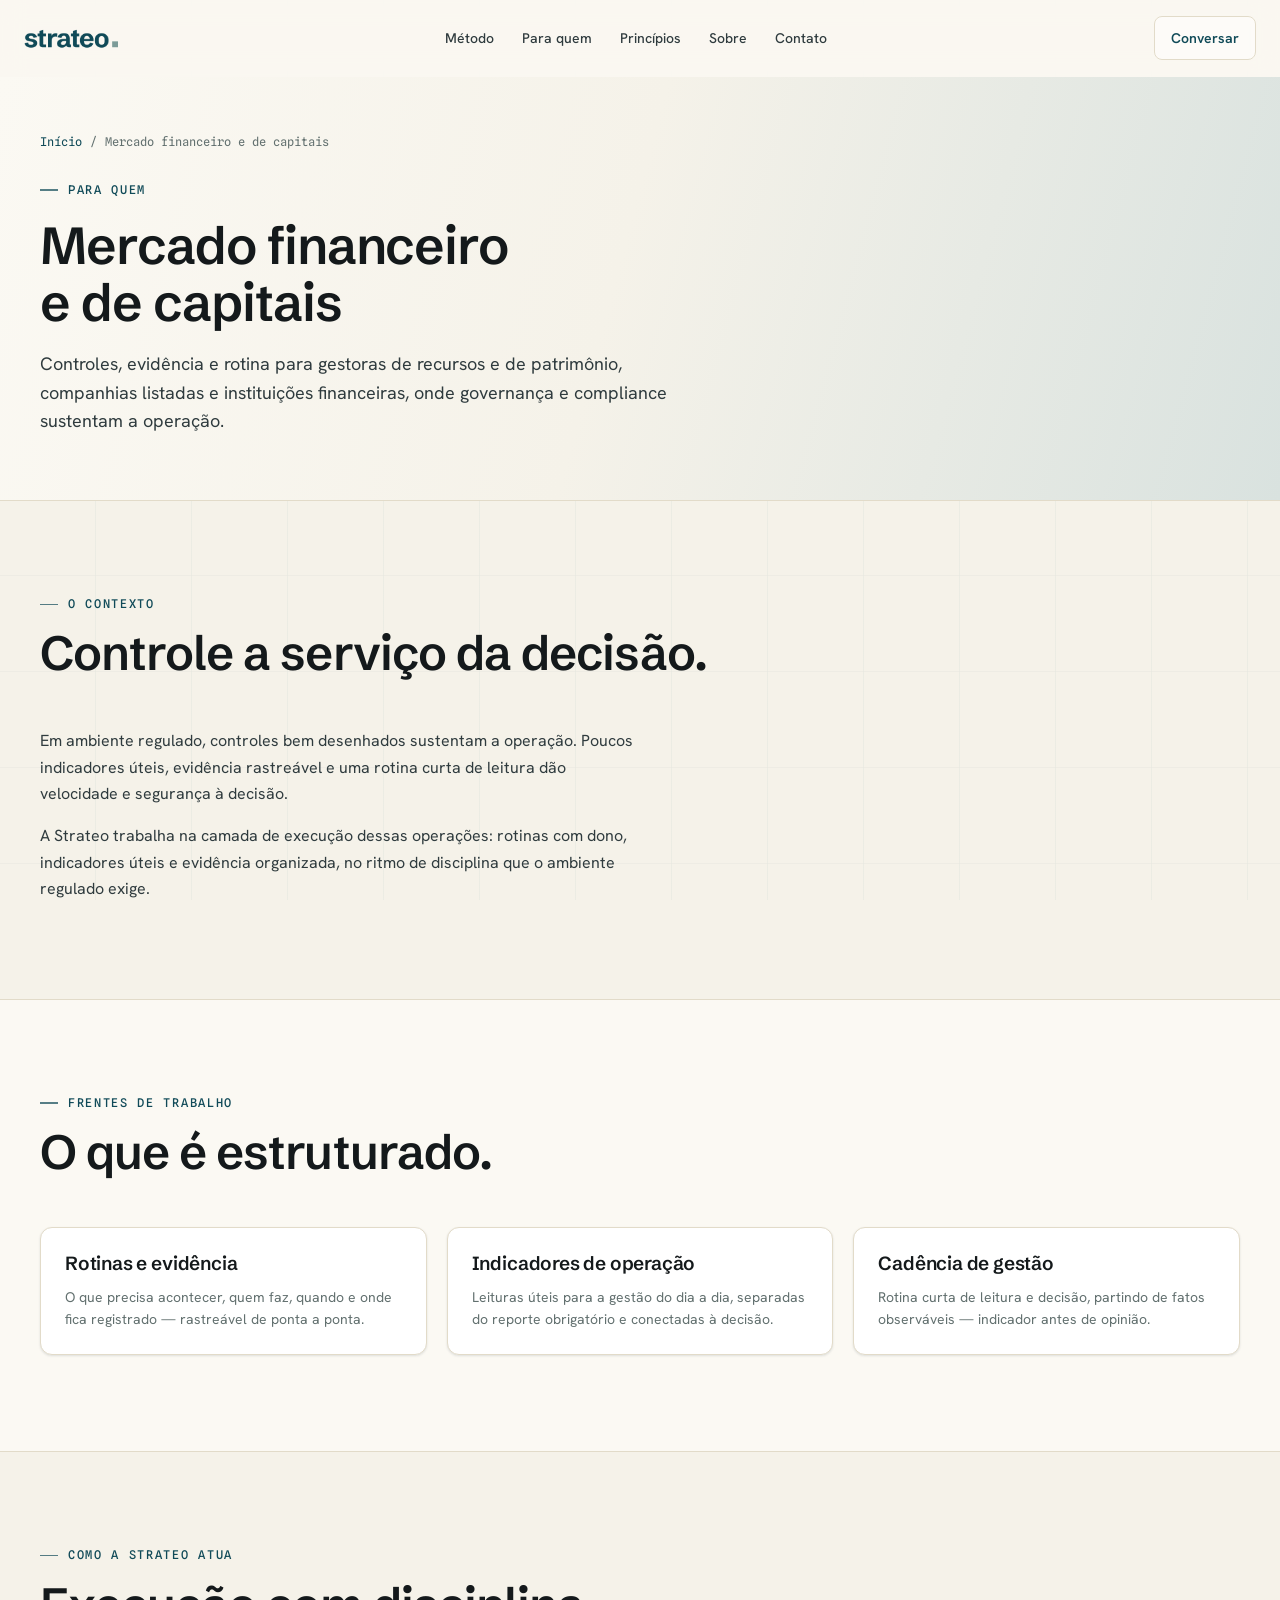
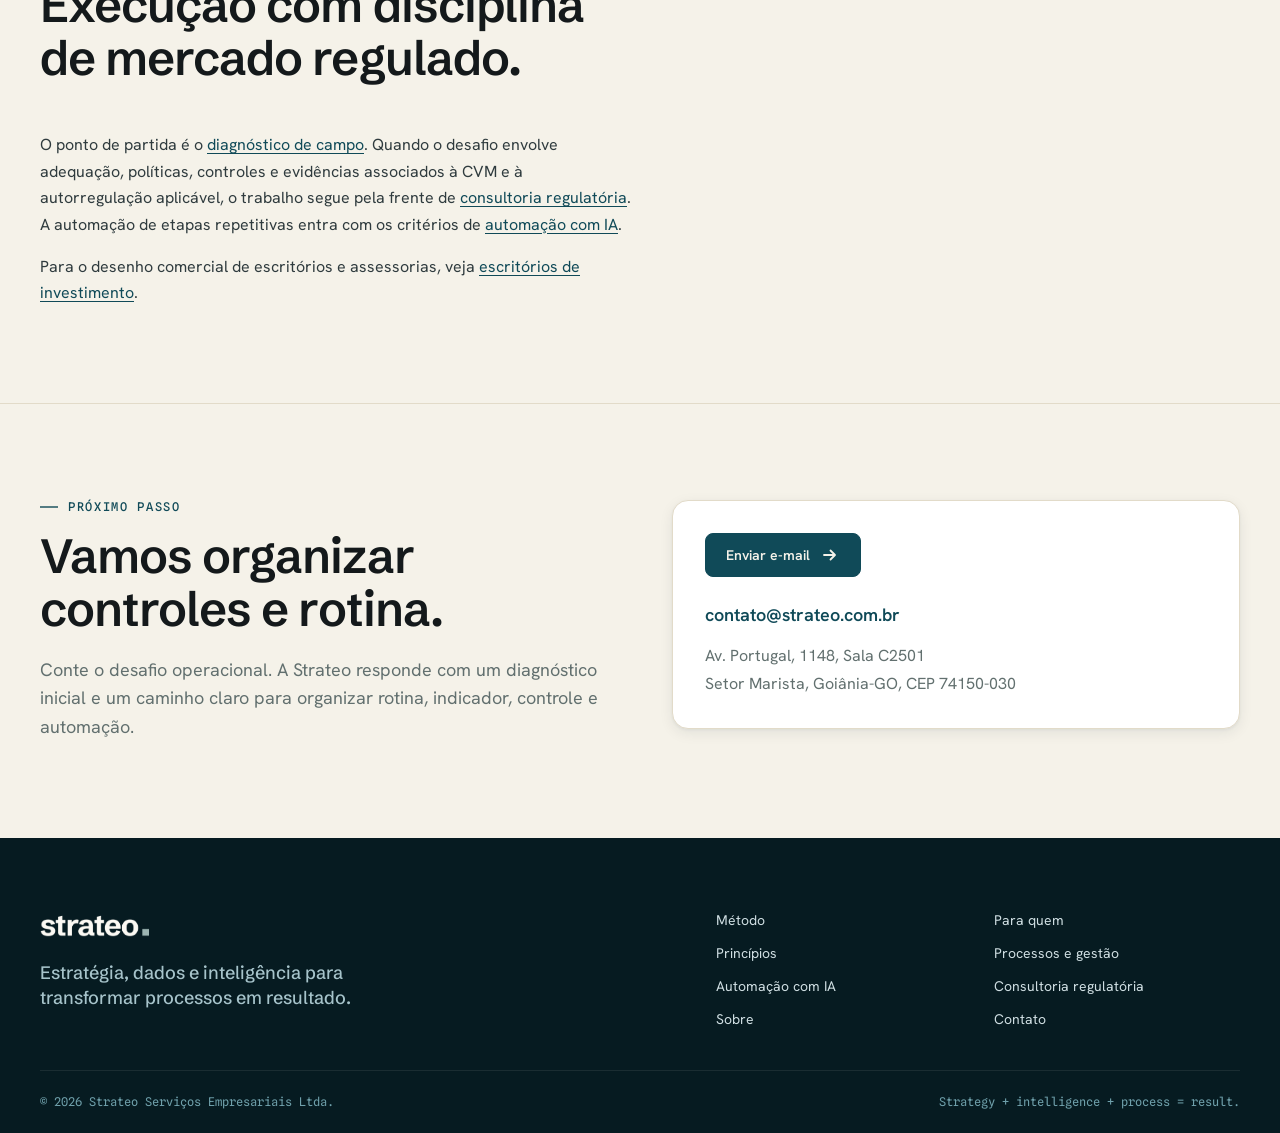
<file: mercado-financeiro-e-capitais/index.html>
<!doctype html>
<html lang="pt-BR">
  <head>
    <meta charset="utf-8">
    <meta name="viewport" content="width=device-width, initial-scale=1">
    <title>Mercado financeiro e de capitais | Strateo</title>
    <meta
      name="description"
      content="Controles, evidência e rotina para gestoras de recursos e de patrimônio, companhias listadas e instituições financeiras — operações em que governança e compliance sustentam o negócio."
    >
    <meta name="robots" content="index,follow,max-image-preview:large,max-snippet:-1,max-video-preview:-1">
    <link rel="canonical" href="https://www.strateo.com.br/mercado-financeiro-e-capitais/">
    <meta property="og:locale" content="pt_BR">
    <meta property="og:site_name" content="Strateo">
    <meta property="og:type" content="website">
    <meta property="og:url" content="https://www.strateo.com.br/mercado-financeiro-e-capitais/">
    <meta property="og:title" content="Mercado financeiro e de capitais | Strateo">
    <meta property="og:description" content="Controles, evidência e rotina para gestoras de recursos e de patrimônio, companhias listadas e instituições financeiras — operações em que governança e compliance sustentam o negócio.">
    <meta property="og:image" content="https://www.strateo.com.br/assets/strateo-social-card.png?v=1">
    <meta property="og:image:width" content="1200">
    <meta property="og:image:height" content="630">
    <meta property="og:image:alt" content="Strateo — Estratégia + inteligência + processo = resultado.">
    <meta name="twitter:card" content="summary_large_image">
    <meta name="twitter:title" content="Mercado financeiro e de capitais | Strateo">
    <meta name="twitter:description" content="Controles, evidência e rotina para gestoras de recursos e de patrimônio, companhias listadas e instituições financeiras — operações em que governança e compliance sustentam o negócio.">
    <meta name="twitter:image" content="https://www.strateo.com.br/assets/strateo-social-card.png?v=1">
    <meta name="theme-color" content="#F5F2E9">
    <link rel="icon" href="/assets/strateo-favicon-v3.ico?v=1" sizes="any">
    <link rel="icon" href="/assets/strateo-favicon-v3.png?v=1" type="image/png" sizes="512x512">
    <link rel="apple-touch-icon" href="/assets/strateo-social-profile-v3.png?v=1">
    <link rel="stylesheet" href="/styles.css">
  </head>
  <body>
    <a class="skip-link" href="#conteudo">Ir para o conteúdo</a>

    <header class="site-header" data-scrolled="false" data-menu-open="false">
      <a class="brand-link" href="/" aria-label="Strateo">
        <img src="/assets/strateo-wordmark-v2-petroleum.png?v=1" alt="Strateo" width="94" height="26">
      </a>

      <nav id="navegacao-principal" class="site-nav" aria-label="Navegação principal">
        <a href="/#metodo">Método</a>
        <a href="/#para-quem">Para quem</a>
        <a href="/#principios">Princípios</a>
        <a href="/sobre/">Sobre</a>
        <a href="/contato/">Contato</a>
      </nav>

      <a class="header-action" href="/contato/">Conversar</a>

      <button class="menu-toggle" type="button" aria-expanded="false" aria-controls="navegacao-principal">
        Menu
      </button>
    </header>

    <main id="conteudo">
      <section class="page-hero">
        <div class="section-shell reveal">
          <nav class="breadcrumbs" aria-label="Localização">
            <a href="/">Início</a>
            <span aria-hidden="true">/</span>
            <span aria-current="page">Mercado financeiro e de capitais</span>
          </nav>
          <p class="eyebrow">Para quem</p>
          <h1>Mercado financeiro e de capitais</h1>
          <p class="page-lead">Controles, evidência e rotina para gestoras de recursos e de patrimônio, companhias listadas e instituições financeiras, onde governança e compliance sustentam a operação.</p>
        </div>
      </section>

      <section class="section page-section">
        <div class="section-shell">
          <div class="section-heading reveal">
            <p class="eyebrow">O contexto</p>
            <h2>Controle a serviço da decisão.</h2>
          </div>
          <div class="prose reveal">
            <p>Em ambiente regulado, controles bem desenhados sustentam a operação. Poucos indicadores úteis, evidência rastreável e uma rotina curta de leitura dão velocidade e segurança à decisão.</p>
            <p>A Strateo trabalha na camada de execução dessas operações: rotinas com dono, indicadores úteis e evidência organizada, no ritmo de disciplina que o ambiente regulado exige.</p>
          </div>
        </div>
      </section>

      <section class="section page-section page-section--bright">
        <div class="section-shell">
          <div class="section-heading reveal">
            <p class="eyebrow">Frentes de trabalho</p>
            <h2>O que é estruturado.</h2>
          </div>
          <div class="page-cards">
            <article class="plain-card reveal">
              <h3>Rotinas e evidência</h3>
              <p>O que precisa acontecer, quem faz, quando e onde fica registrado — rastreável de ponta a ponta.</p>
            </article>
            <article class="plain-card reveal">
              <h3>Indicadores de operação</h3>
              <p>Leituras úteis para a gestão do dia a dia, separadas do reporte obrigatório e conectadas à decisão.</p>
            </article>
            <article class="plain-card reveal">
              <h3>Cadência de gestão</h3>
              <p>Rotina curta de leitura e decisão, partindo de fatos observáveis — indicador antes de opinião.</p>
            </article>
          </div>
        </div>
      </section>

      <section class="section page-section">
        <div class="section-shell">
          <div class="section-heading reveal">
            <p class="eyebrow">Como a Strateo atua</p>
            <h2>Execução com disciplina de mercado regulado.</h2>
          </div>
          <div class="prose reveal">
            <p>O ponto de partida é o <a href="/#metodo">diagnóstico de campo</a>. Quando o desafio envolve adequação, políticas, controles e evidências associados à CVM e à autorregulação aplicável, o trabalho segue pela frente de <a href="/consultoria-regulatoria-mercado-financeiro/">consultoria regulatória</a>. A automação de etapas repetitivas entra com os critérios de <a href="/automacao-com-ia/">automação com IA</a>.</p>
            <p>Para o desenho comercial de escritórios e assessorias, veja <a href="/escritorios-de-investimento/">escritórios de investimento</a>.</p>
          </div>
        </div>
      </section>

      <section id="contato" class="section contact-section" aria-labelledby="cta-title">
        <div class="section-shell contact-grid reveal">
          <div>
            <p class="eyebrow">Próximo passo</p>
            <h2 id="cta-title">Vamos organizar controles e rotina.</h2>
            <p class="contact-lead">Conte o desafio operacional. A Strateo responde com um diagnóstico inicial e um caminho claro para organizar rotina, indicador, controle e automação.</p>
          </div>

          <div class="contact-card">
            <a class="button button-primary" href="mailto:contato@strateo.com.br?subject=Contato%20via%20site%20Strateo&amp;body=Ol%C3%A1%2C%20quero%20falar%20com%20a%20Strateo.%0A%0AEmpresa%3A%20%0ASetor%3A%20%0ADesafio%20operacional%3A%20">
              Enviar e-mail
              <svg viewBox="0 0 20 20" aria-hidden="true">
                <path d="M4 10h10.5M10.5 5.5 15 10l-4.5 4.5"/>
              </svg>
            </a>
            <p class="contact-email"><a href="mailto:contato@strateo.com.br">contato@strateo.com.br</a></p>
            <address>
              <span>Av. Portugal, 1148, Sala C2501</span>
              <span>Setor Marista, Goiânia-GO, CEP 74150-030</span>
            </address>
          </div>
        </div>
      </section>
    </main>

    <footer class="site-footer">
      <div class="footer-inner">
        <div>
          <img src="/assets/strateo-wordmark-v2-reverse.png?v=1" alt="Strateo" width="109" height="30">
          <p>Estratégia, dados e inteligência para transformar processos em resultado.</p>
        </div>
        <nav aria-label="Navegação do rodapé">
          <a href="/#metodo">Método</a>
          <a href="/#para-quem">Para quem</a>
          <a href="/#principios">Princípios</a>
          <a href="/consultoria-de-processos-e-gestao/">Processos e gestão</a>
          <a href="/automacao-com-ia/">Automação com IA</a>
          <a href="/consultoria-regulatoria-mercado-financeiro/">Consultoria regulatória</a>
          <a href="/sobre/">Sobre</a>
          <a href="/contato/">Contato</a>
        </nav>
      </div>
      <div class="footer-legal">
        <span>© 2026 Strateo Serviços Empresariais Ltda.</span>
        <span>Strategy + intelligence + process = result.</span>
      </div>
    </footer>

    <script src="/script.js"></script>
  </body>
</html>
</file>
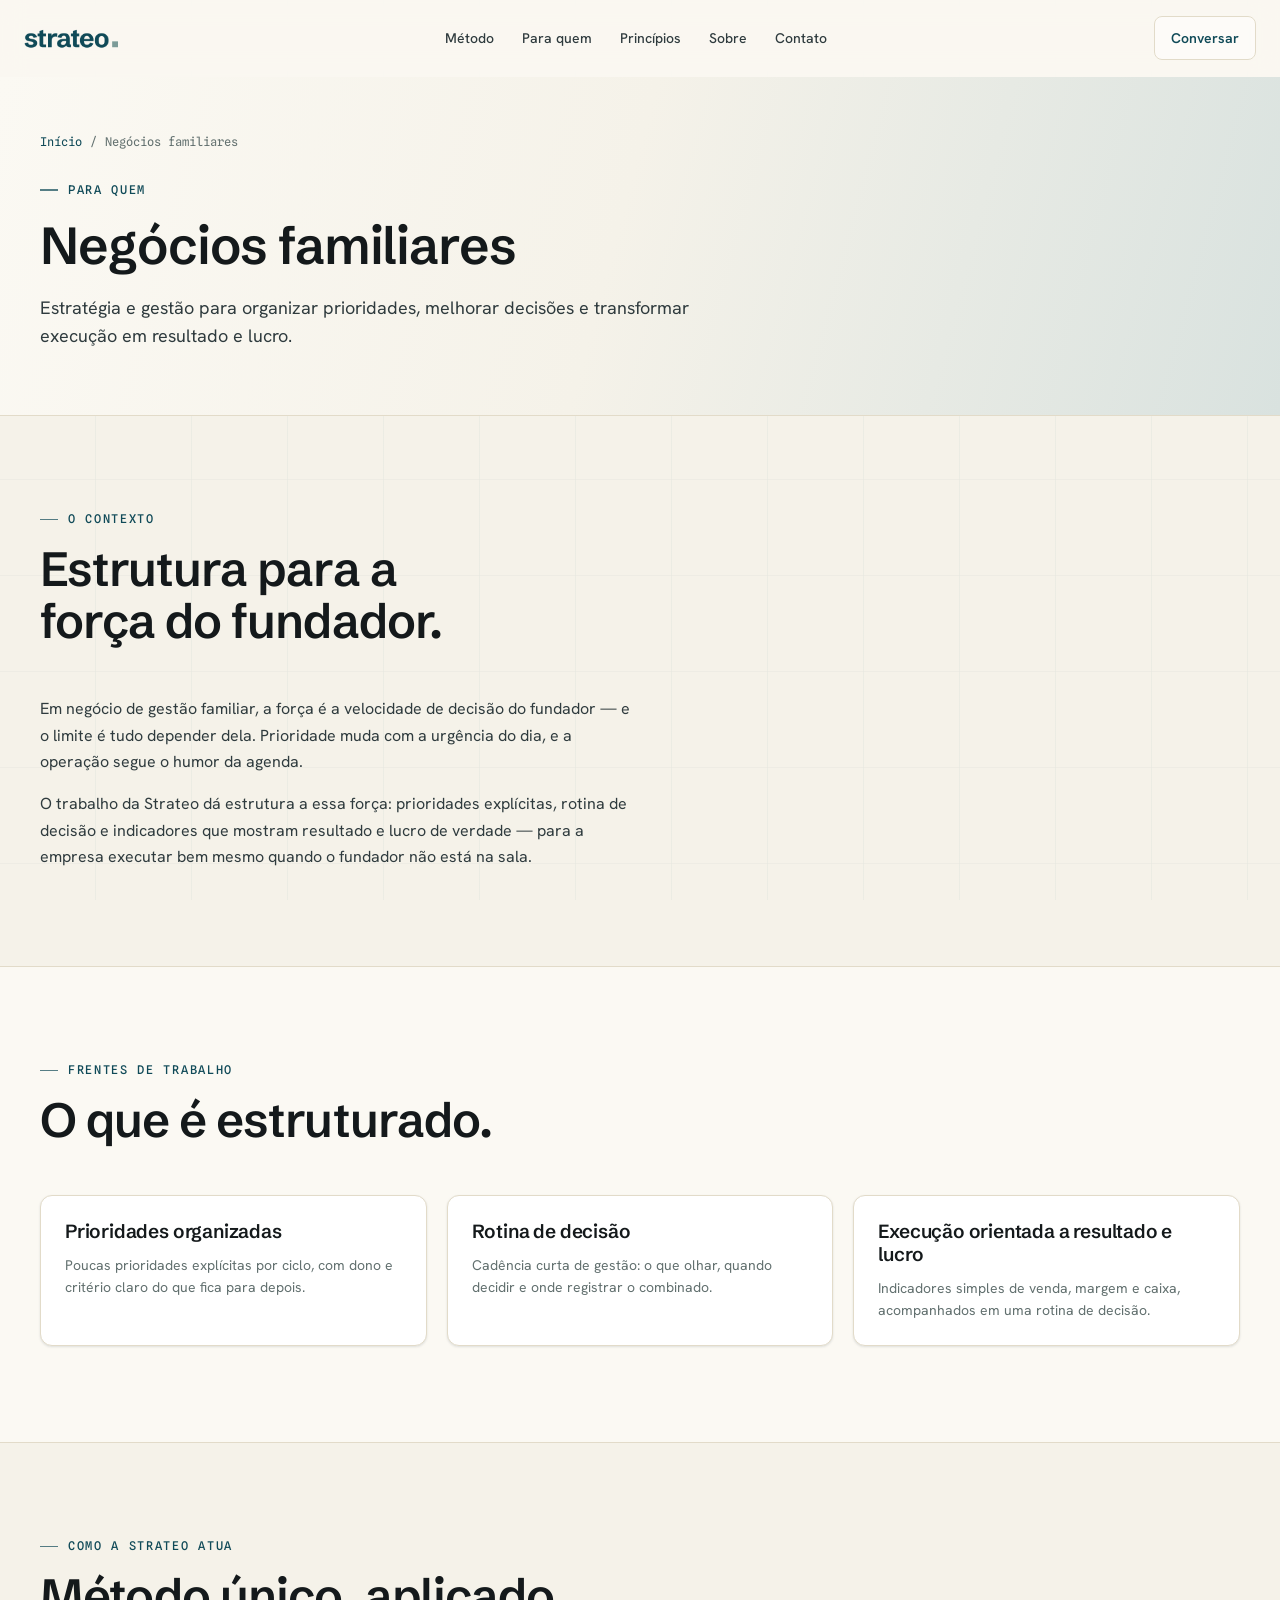
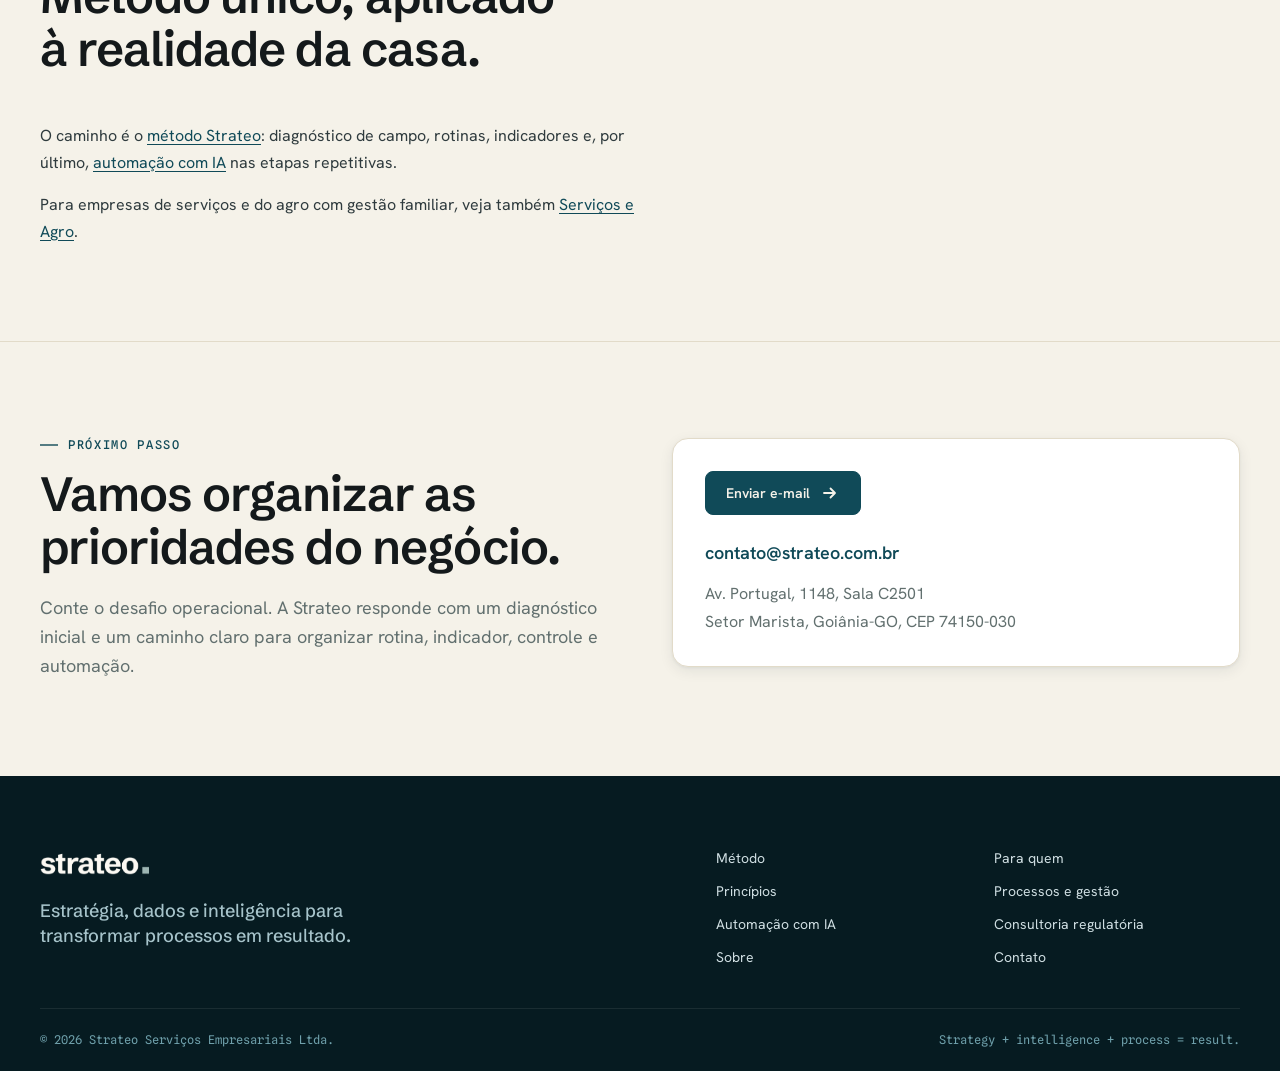
<file: negocios-familiares/index.html>
<!doctype html>
<html lang="pt-BR">
  <head>
    <meta charset="utf-8">
    <meta name="viewport" content="width=device-width, initial-scale=1">
    <title>Negócios familiares | Strateo</title>
    <meta
      name="description"
      content="Estratégia e gestão para negócios familiares: organizar prioridades, melhorar decisões e transformar execução em resultado e lucro, com rotina e indicador no lugar da urgência."
    >
    <meta name="robots" content="index,follow,max-image-preview:large,max-snippet:-1,max-video-preview:-1">
    <link rel="canonical" href="https://www.strateo.com.br/negocios-familiares/">
    <meta property="og:locale" content="pt_BR">
    <meta property="og:site_name" content="Strateo">
    <meta property="og:type" content="website">
    <meta property="og:url" content="https://www.strateo.com.br/negocios-familiares/">
    <meta property="og:title" content="Negócios familiares | Strateo">
    <meta property="og:description" content="Estratégia e gestão para negócios familiares: organizar prioridades, melhorar decisões e transformar execução em resultado e lucro, com rotina e indicador no lugar da urgência.">
    <meta property="og:image" content="https://www.strateo.com.br/assets/strateo-social-card.png?v=1">
    <meta property="og:image:width" content="1200">
    <meta property="og:image:height" content="630">
    <meta property="og:image:alt" content="Strateo — Estratégia + inteligência + processo = resultado.">
    <meta name="twitter:card" content="summary_large_image">
    <meta name="twitter:title" content="Negócios familiares | Strateo">
    <meta name="twitter:description" content="Estratégia e gestão para negócios familiares: organizar prioridades, melhorar decisões e transformar execução em resultado e lucro, com rotina e indicador no lugar da urgência.">
    <meta name="twitter:image" content="https://www.strateo.com.br/assets/strateo-social-card.png?v=1">
    <meta name="theme-color" content="#F5F2E9">
    <link rel="icon" href="/assets/strateo-favicon-v3.ico?v=1" sizes="any">
    <link rel="icon" href="/assets/strateo-favicon-v3.png?v=1" type="image/png" sizes="512x512">
    <link rel="apple-touch-icon" href="/assets/strateo-social-profile-v3.png?v=1">
    <link rel="stylesheet" href="/styles.css">
  </head>
  <body>
    <a class="skip-link" href="#conteudo">Ir para o conteúdo</a>

    <header class="site-header" data-scrolled="false" data-menu-open="false">
      <a class="brand-link" href="/" aria-label="Strateo">
        <img src="/assets/strateo-wordmark-v2-petroleum.png?v=1" alt="Strateo" width="94" height="26">
      </a>

      <nav id="navegacao-principal" class="site-nav" aria-label="Navegação principal">
        <a href="/#metodo">Método</a>
        <a href="/#para-quem">Para quem</a>
        <a href="/#principios">Princípios</a>
        <a href="/sobre/">Sobre</a>
        <a href="/contato/">Contato</a>
      </nav>

      <a class="header-action" href="/contato/">Conversar</a>

      <button class="menu-toggle" type="button" aria-expanded="false" aria-controls="navegacao-principal">
        Menu
      </button>
    </header>

    <main id="conteudo">
      <section class="page-hero">
        <div class="section-shell reveal">
          <nav class="breadcrumbs" aria-label="Localização">
            <a href="/">Início</a>
            <span aria-hidden="true">/</span>
            <span aria-current="page">Negócios familiares</span>
          </nav>
          <p class="eyebrow">Para quem</p>
          <h1>Negócios familiares</h1>
          <p class="page-lead">Estratégia e gestão para organizar prioridades, melhorar decisões e transformar execução em resultado e lucro.</p>
        </div>
      </section>

      <section class="section page-section">
        <div class="section-shell">
          <div class="section-heading reveal">
            <p class="eyebrow">O contexto</p>
            <h2>Estrutura para a força do fundador.</h2>
          </div>
          <div class="prose reveal">
            <p>Em negócio de gestão familiar, a força é a velocidade de decisão do fundador — e o limite é tudo depender dela. Prioridade muda com a urgência do dia, e a operação segue o humor da agenda.</p>
            <p>O trabalho da Strateo dá estrutura a essa força: prioridades explícitas, rotina de decisão e indicadores que mostram resultado e lucro de verdade — para a empresa executar bem mesmo quando o fundador não está na sala.</p>
          </div>
        </div>
      </section>

      <section class="section page-section page-section--bright">
        <div class="section-shell">
          <div class="section-heading reveal">
            <p class="eyebrow">Frentes de trabalho</p>
            <h2>O que é estruturado.</h2>
          </div>
          <div class="page-cards">
            <article class="plain-card reveal">
              <h3>Prioridades organizadas</h3>
              <p>Poucas prioridades explícitas por ciclo, com dono e critério claro do que fica para depois.</p>
            </article>
            <article class="plain-card reveal">
              <h3>Rotina de decisão</h3>
              <p>Cadência curta de gestão: o que olhar, quando decidir e onde registrar o combinado.</p>
            </article>
            <article class="plain-card reveal">
              <h3>Execução orientada a resultado e lucro</h3>
              <p>Indicadores simples de venda, margem e caixa, acompanhados em uma rotina de decisão.</p>
            </article>
          </div>
        </div>
      </section>

      <section class="section page-section">
        <div class="section-shell">
          <div class="section-heading reveal">
            <p class="eyebrow">Como a Strateo atua</p>
            <h2>Método único, aplicado à realidade da casa.</h2>
          </div>
          <div class="prose reveal">
            <p>O caminho é o <a href="/#metodo">método Strateo</a>: diagnóstico de campo, rotinas, indicadores e, por último, <a href="/automacao-com-ia/">automação com IA</a> nas etapas repetitivas.</p>
            <p>Para empresas de serviços e do agro com gestão familiar, veja também <a href="/industria-agro-construcao/">Serviços e Agro</a>.</p>
          </div>
        </div>
      </section>

      <section id="contato" class="section contact-section" aria-labelledby="cta-title">
        <div class="section-shell contact-grid reveal">
          <div>
            <p class="eyebrow">Próximo passo</p>
            <h2 id="cta-title">Vamos organizar as prioridades do negócio.</h2>
            <p class="contact-lead">Conte o desafio operacional. A Strateo responde com um diagnóstico inicial e um caminho claro para organizar rotina, indicador, controle e automação.</p>
          </div>

          <div class="contact-card">
            <a class="button button-primary" href="mailto:contato@strateo.com.br?subject=Contato%20via%20site%20Strateo&amp;body=Ol%C3%A1%2C%20quero%20falar%20com%20a%20Strateo.%0A%0AEmpresa%3A%20%0ASetor%3A%20%0ADesafio%20operacional%3A%20">
              Enviar e-mail
              <svg viewBox="0 0 20 20" aria-hidden="true">
                <path d="M4 10h10.5M10.5 5.5 15 10l-4.5 4.5"/>
              </svg>
            </a>
            <p class="contact-email"><a href="mailto:contato@strateo.com.br">contato@strateo.com.br</a></p>
            <address>
              <span>Av. Portugal, 1148, Sala C2501</span>
              <span>Setor Marista, Goiânia-GO, CEP 74150-030</span>
            </address>
          </div>
        </div>
      </section>
    </main>

    <footer class="site-footer">
      <div class="footer-inner">
        <div>
          <img src="/assets/strateo-wordmark-v2-reverse.png?v=1" alt="Strateo" width="109" height="30">
          <p>Estratégia, dados e inteligência para transformar processos em resultado.</p>
        </div>
        <nav aria-label="Navegação do rodapé">
          <a href="/#metodo">Método</a>
          <a href="/#para-quem">Para quem</a>
          <a href="/#principios">Princípios</a>
          <a href="/consultoria-de-processos-e-gestao/">Processos e gestão</a>
          <a href="/automacao-com-ia/">Automação com IA</a>
          <a href="/consultoria-regulatoria-mercado-financeiro/">Consultoria regulatória</a>
          <a href="/sobre/">Sobre</a>
          <a href="/contato/">Contato</a>
        </nav>
      </div>
      <div class="footer-legal">
        <span>© 2026 Strateo Serviços Empresariais Ltda.</span>
        <span>Strategy + intelligence + process = result.</span>
      </div>
    </footer>

    <script src="/script.js"></script>
  </body>
</html>
</file>
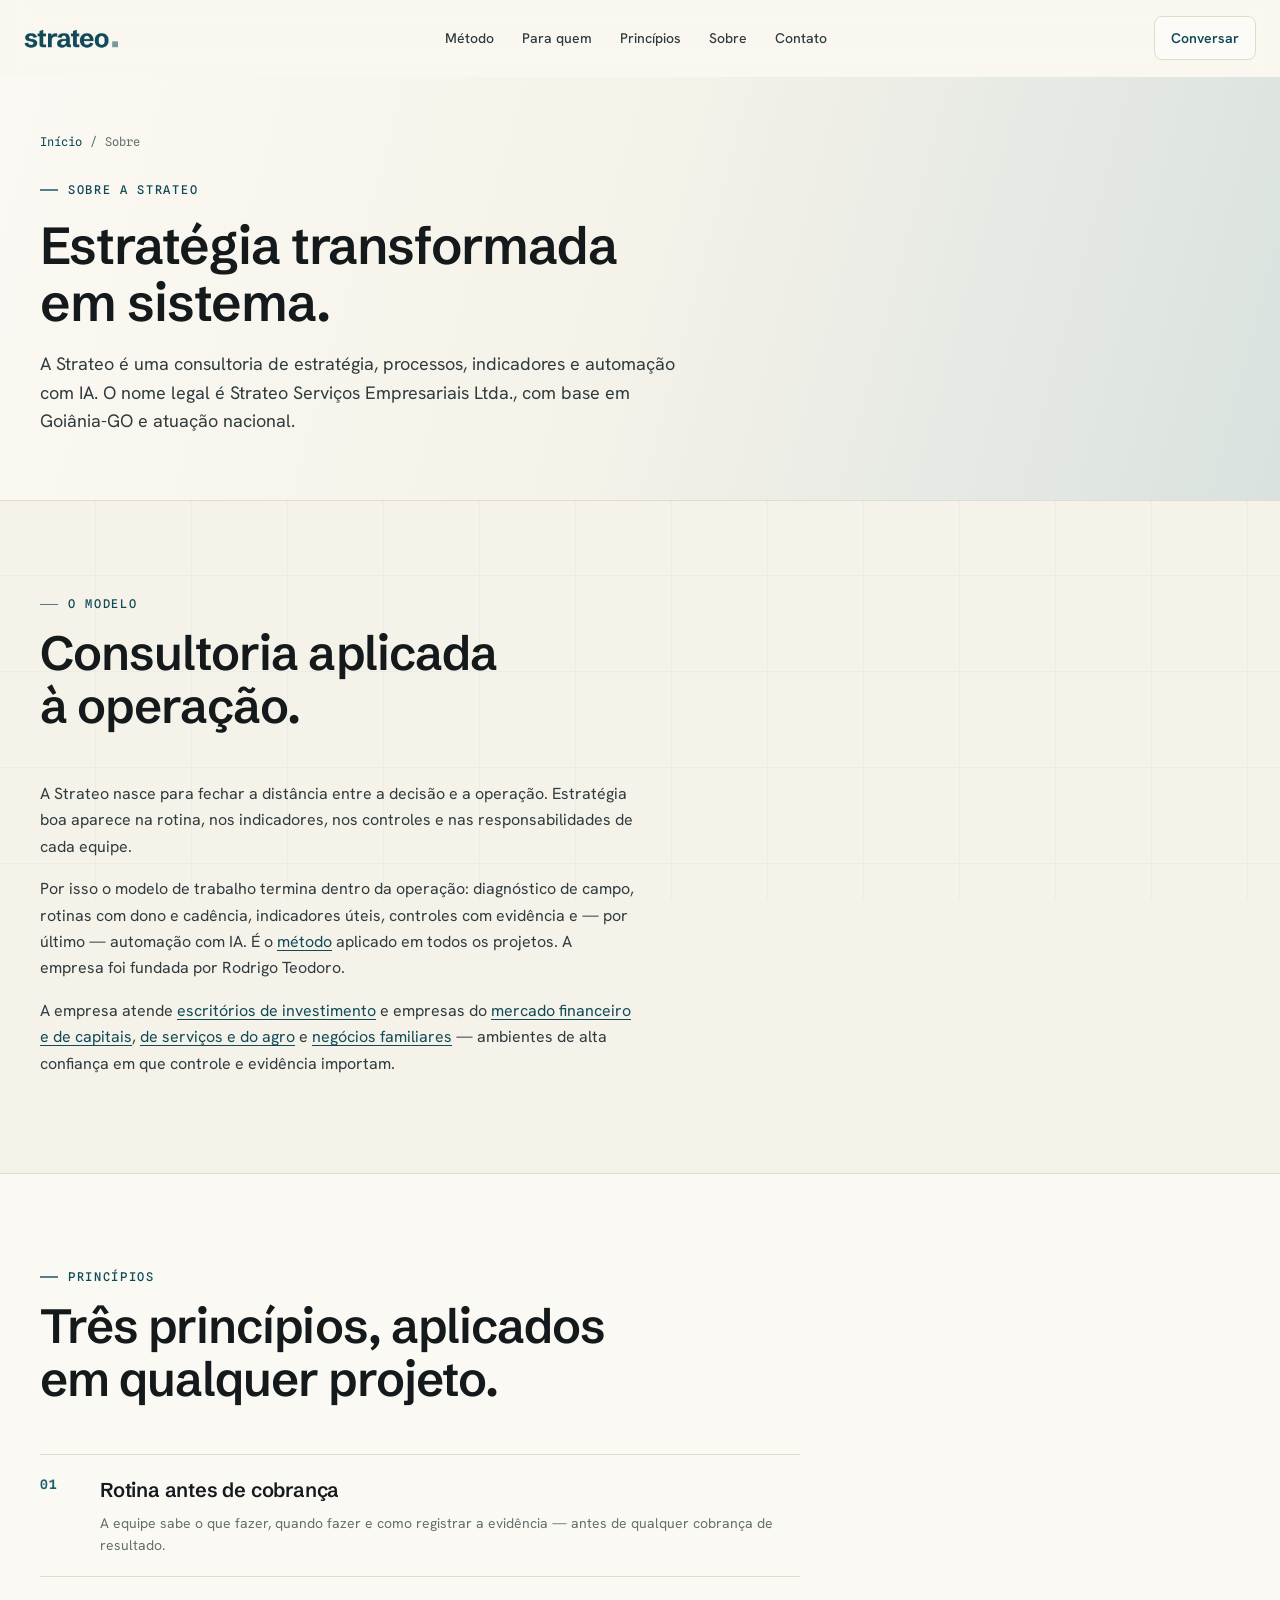
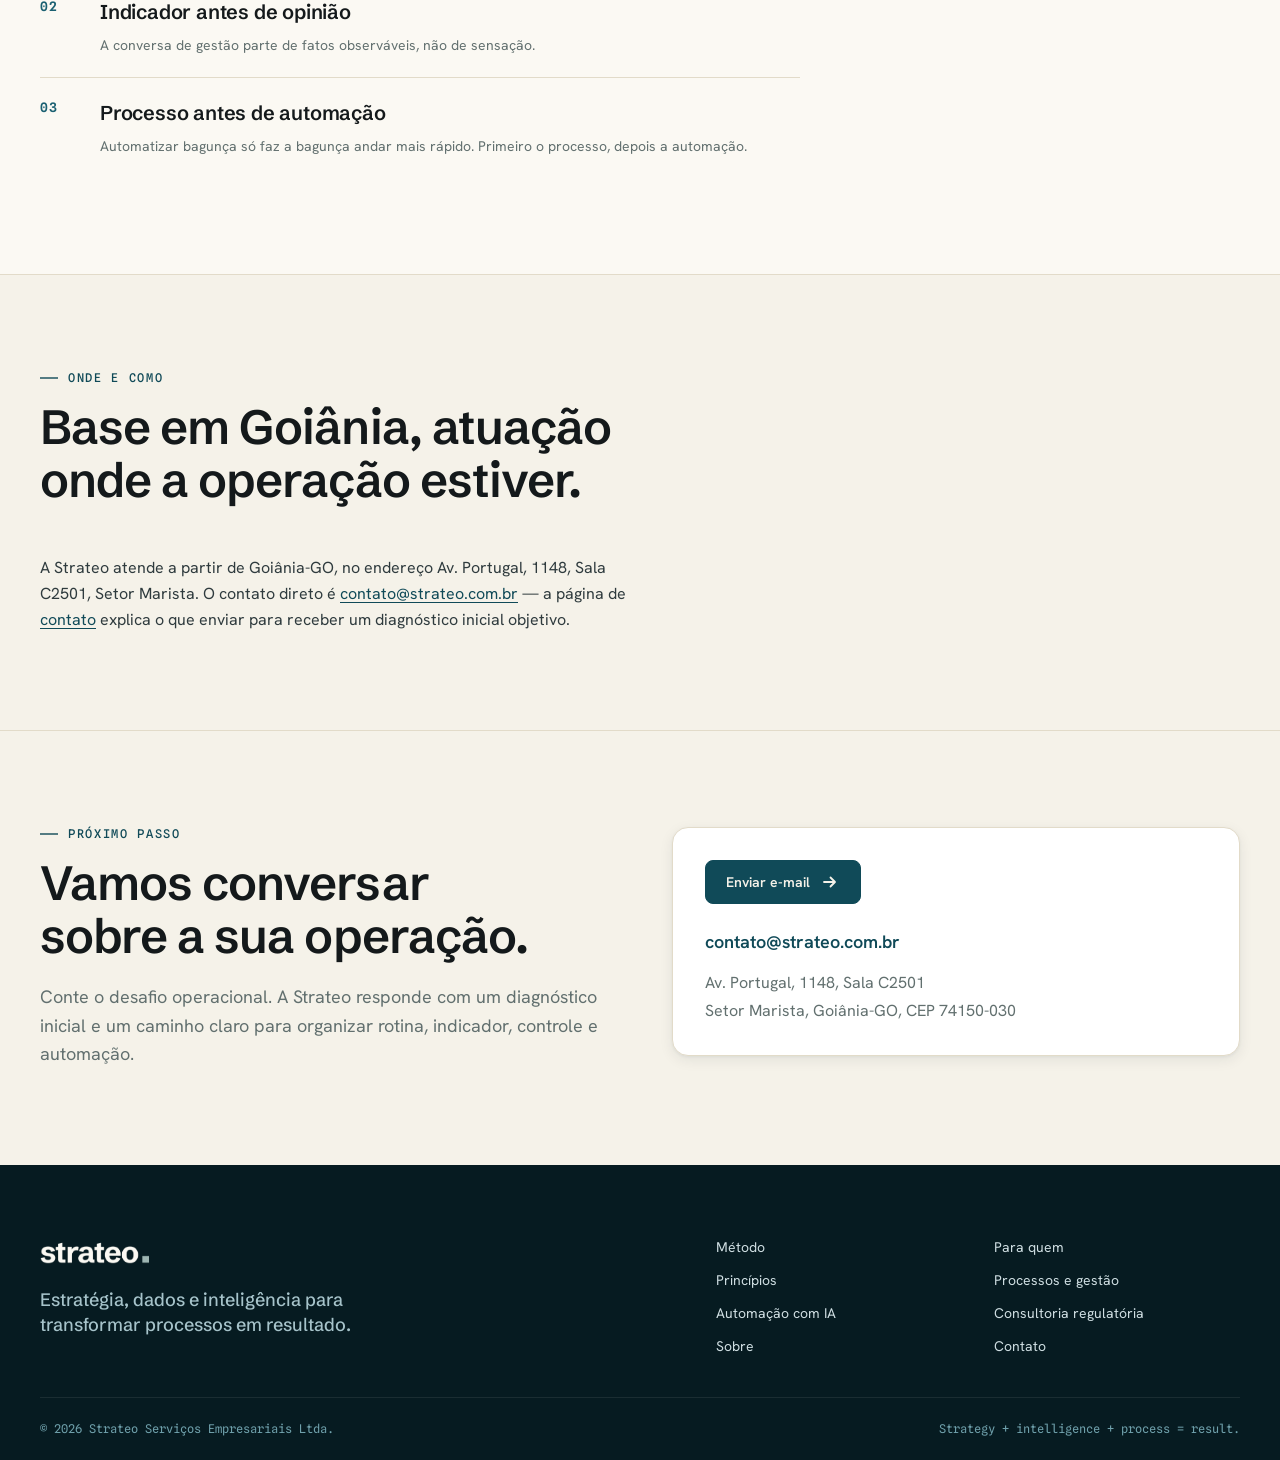
<file: sobre/index.html>
<!doctype html>
<html lang="pt-BR">
  <head>
    <meta charset="utf-8">
    <meta name="viewport" content="width=device-width, initial-scale=1">
    <title>Sobre a Strateo | Consultoria de estratégia e execução</title>
    <meta
      name="description"
      content="A Strateo Serviços Empresariais Ltda. é uma consultoria de Goiânia que transforma estratégia em rotinas, indicadores, controles e automações com IA. Conheça o modelo de trabalho."
    >
    <meta name="robots" content="index,follow,max-image-preview:large,max-snippet:-1,max-video-preview:-1">
    <link rel="canonical" href="https://www.strateo.com.br/sobre/">
    <meta property="og:locale" content="pt_BR">
    <meta property="og:site_name" content="Strateo">
    <meta property="og:type" content="website">
    <meta property="og:url" content="https://www.strateo.com.br/sobre/">
    <meta property="og:title" content="Sobre a Strateo | Consultoria de estratégia e execução">
    <meta property="og:description" content="A Strateo Serviços Empresariais Ltda. é uma consultoria de Goiânia que transforma estratégia em rotinas, indicadores, controles e automações com IA. Conheça o modelo de trabalho.">
    <meta property="og:image" content="https://www.strateo.com.br/assets/strateo-social-card.png?v=1">
    <meta property="og:image:width" content="1200">
    <meta property="og:image:height" content="630">
    <meta property="og:image:alt" content="Strateo — Estratégia + inteligência + processo = resultado.">
    <meta name="twitter:card" content="summary_large_image">
    <meta name="twitter:title" content="Sobre a Strateo | Consultoria de estratégia e execução">
    <meta name="twitter:description" content="A Strateo Serviços Empresariais Ltda. é uma consultoria de Goiânia que transforma estratégia em rotinas, indicadores, controles e automações com IA. Conheça o modelo de trabalho.">
    <meta name="twitter:image" content="https://www.strateo.com.br/assets/strateo-social-card.png?v=1">
    <meta name="theme-color" content="#F5F2E9">
    <link rel="icon" href="/assets/strateo-favicon-v3.ico?v=1" sizes="any">
    <link rel="icon" href="/assets/strateo-favicon-v3.png?v=1" type="image/png" sizes="512x512">
    <link rel="apple-touch-icon" href="/assets/strateo-social-profile-v3.png?v=1">
    <link rel="stylesheet" href="/styles.css">
  </head>
  <body>
    <a class="skip-link" href="#conteudo">Ir para o conteúdo</a>

    <header class="site-header" data-scrolled="false" data-menu-open="false">
      <a class="brand-link" href="/" aria-label="Strateo">
        <img src="/assets/strateo-wordmark-v2-petroleum.png?v=1" alt="Strateo" width="94" height="26">
      </a>

      <nav id="navegacao-principal" class="site-nav" aria-label="Navegação principal">
        <a href="/#metodo">Método</a>
        <a href="/#para-quem">Para quem</a>
        <a href="/#principios">Princípios</a>
        <a href="/sobre/">Sobre</a>
        <a href="/contato/">Contato</a>
      </nav>

      <a class="header-action" href="/contato/">Conversar</a>

      <button class="menu-toggle" type="button" aria-expanded="false" aria-controls="navegacao-principal">
        Menu
      </button>
    </header>

    <main id="conteudo">
      <section class="page-hero">
        <div class="section-shell reveal">
          <nav class="breadcrumbs" aria-label="Localização">
            <a href="/">Início</a>
            <span aria-hidden="true">/</span>
            <span aria-current="page">Sobre</span>
          </nav>
          <p class="eyebrow">Sobre a Strateo</p>
          <h1>Estratégia transformada em sistema.</h1>
          <p class="page-lead">A Strateo é uma consultoria de estratégia, processos, indicadores e automação com IA. O nome legal é Strateo Serviços Empresariais Ltda., com base em Goiânia-GO e atuação nacional.</p>
        </div>
      </section>

      <section class="section page-section">
        <div class="section-shell">
          <div class="section-heading reveal">
            <p class="eyebrow">O modelo</p>
            <h2>Consultoria aplicada à operação.</h2>
          </div>
          <div class="prose reveal">
            <p>A Strateo nasce para fechar a distância entre a decisão e a operação. Estratégia boa aparece na rotina, nos indicadores, nos controles e nas responsabilidades de cada equipe.</p>
            <p>Por isso o modelo de trabalho termina dentro da operação: diagnóstico de campo, rotinas com dono e cadência, indicadores úteis, controles com evidência e — por último — automação com IA. É o <a href="/#metodo">método</a> aplicado em todos os projetos. A empresa foi fundada por Rodrigo Teodoro.</p>
            <p>A empresa atende <a href="/escritorios-de-investimento/">escritórios de investimento</a> e empresas do <a href="/mercado-financeiro-e-capitais/">mercado financeiro e de capitais</a>, <a href="/industria-agro-construcao/">de serviços e do agro</a> e <a href="/negocios-familiares/">negócios familiares</a> — ambientes de alta confiança em que controle e evidência importam.</p>
          </div>
        </div>
      </section>

      <section class="section page-section page-section--bright">
        <div class="section-shell">
          <div class="section-heading reveal">
            <p class="eyebrow">Princípios</p>
            <h2>Três princípios, aplicados em qualquer projeto.</h2>
          </div>
          <div class="step-list reveal">
            <article>
              <span>01</span>
              <div>
                <strong>Rotina antes de cobrança</strong>
                <p>A equipe sabe o que fazer, quando fazer e como registrar a evidência — antes de qualquer cobrança de resultado.</p>
              </div>
            </article>
            <article>
              <span>02</span>
              <div>
                <strong>Indicador antes de opinião</strong>
                <p>A conversa de gestão parte de fatos observáveis, não de sensação.</p>
              </div>
            </article>
            <article>
              <span>03</span>
              <div>
                <strong>Processo antes de automação</strong>
                <p>Automatizar bagunça só faz a bagunça andar mais rápido. Primeiro o processo, depois a automação.</p>
              </div>
            </article>
          </div>
        </div>
      </section>

      <section class="section page-section">
        <div class="section-shell">
          <div class="section-heading reveal">
            <p class="eyebrow">Onde e como</p>
            <h2>Base em Goiânia, atuação onde a operação estiver.</h2>
          </div>
          <div class="prose reveal">
            <p>A Strateo atende a partir de Goiânia-GO, no endereço Av. Portugal, 1148, Sala C2501, Setor Marista. O contato direto é <a href="mailto:contato@strateo.com.br">contato@strateo.com.br</a> — a página de <a href="/contato/">contato</a> explica o que enviar para receber um diagnóstico inicial objetivo.</p>
          </div>
        </div>
      </section>

      <section id="contato" class="section contact-section" aria-labelledby="cta-title">
        <div class="section-shell contact-grid reveal">
          <div>
            <p class="eyebrow">Próximo passo</p>
            <h2 id="cta-title">Vamos conversar sobre a sua operação.</h2>
            <p class="contact-lead">Conte o desafio operacional. A Strateo responde com um diagnóstico inicial e um caminho claro para organizar rotina, indicador, controle e automação.</p>
          </div>

          <div class="contact-card">
            <a class="button button-primary" href="mailto:contato@strateo.com.br?subject=Contato%20via%20site%20Strateo&amp;body=Ol%C3%A1%2C%20quero%20falar%20com%20a%20Strateo.%0A%0AEmpresa%3A%20%0ASetor%3A%20%0ADesafio%20operacional%3A%20">
              Enviar e-mail
              <svg viewBox="0 0 20 20" aria-hidden="true">
                <path d="M4 10h10.5M10.5 5.5 15 10l-4.5 4.5"/>
              </svg>
            </a>
            <p class="contact-email"><a href="mailto:contato@strateo.com.br">contato@strateo.com.br</a></p>
            <address>
              <span>Av. Portugal, 1148, Sala C2501</span>
              <span>Setor Marista, Goiânia-GO, CEP 74150-030</span>
            </address>
          </div>
        </div>
      </section>
    </main>

    <footer class="site-footer">
      <div class="footer-inner">
        <div>
          <img src="/assets/strateo-wordmark-v2-reverse.png?v=1" alt="Strateo" width="109" height="30">
          <p>Estratégia, dados e inteligência para transformar processos em resultado.</p>
        </div>
        <nav aria-label="Navegação do rodapé">
          <a href="/#metodo">Método</a>
          <a href="/#para-quem">Para quem</a>
          <a href="/#principios">Princípios</a>
          <a href="/consultoria-de-processos-e-gestao/">Processos e gestão</a>
          <a href="/automacao-com-ia/">Automação com IA</a>
          <a href="/consultoria-regulatoria-mercado-financeiro/">Consultoria regulatória</a>
          <a href="/sobre/">Sobre</a>
          <a href="/contato/">Contato</a>
        </nav>
      </div>
      <div class="footer-legal">
        <span>© 2026 Strateo Serviços Empresariais Ltda.</span>
        <span>Strategy + intelligence + process = result.</span>
      </div>
    </footer>

    <script src="/script.js"></script>
  </body>
</html>
</file>
<file: styles.css>
@import url("https://fonts.googleapis.com/css2?family=Schibsted+Grotesk:wght@400;500;600;700;800;900&family=Hanken+Grotesk:wght@400;500;600;700;800&family=Spline+Sans+Mono:wght@400;500;600&display=swap");

:root {
  --petroleum-950: #061b21;
  --petroleum-900: #082a33;
  --petroleum-800: #0b3742;
  --petroleum-700: #0e4250;
  --petroleum-600: #104a58;
  --petroleum-500: #1a6071;
  --petroleum-400: #3f8190;
  --petroleum-300: #6fa0ab;
  --petroleum-200: #a6c3ca;
  --petroleum-100: #cfdee2;
  --petroleum-50: #eaf1f3;

  --cream-50: #fbf9f3;
  --cream-100: #f5f2e9;
  --cream-200: #ede8db;
  --cream-300: #e2dbc9;
  --cream-400: #d2c8b2;

  --graphite-900: #14191b;
  --graphite-800: #20292b;
  --graphite-700: #2f3b3e;
  --graphite-600: #475458;
  --graphite-500: #62706f;
  --graphite-400: #8a9694;
  --graphite-300: #b4bcb9;

  --sage-600: #5e7e7c;
  --sage-500: #7c9b98;
  --sage-400: #9db5b2;
  --sage-300: #bfcfcc;
  --sage-200: #d9e2df;
  --sage-100: #eaefec;

  --white: #ffffff;

  --success-600: #2f6b4f;
  --success-500: #3f7d5c;
  --success-100: #dce9e1;
  --warning-700: #6f4a10;
  --warning-600: #9a6b1e;
  --warning-500: #b5832e;
  --warning-100: #f0e4cc;
  --danger-600: #8e3a33;
  --danger-500: #a8453b;
  --danger-100: #f0dad6;
  --info-600: var(--petroleum-600);
  --info-100: var(--petroleum-50);

  --brand: var(--petroleum-600);
  --brand-strong: var(--petroleum-700);
  --brand-emphasis: var(--petroleum-900);
  --bg-page: var(--cream-100);
  --bg-page-bright: var(--cream-50);
  --bg-sunken: var(--cream-200);
  --surface-card: var(--white);
  --surface-raised: var(--white);
  --surface-inverse: var(--petroleum-900);
  --surface-brand: var(--petroleum-600);
  --text-strong: var(--graphite-900);
  --text-body: var(--graphite-700);
  --text-muted: var(--graphite-500);
  --text-subtle: var(--graphite-600);
  --text-placeholder: var(--graphite-600);
  --text-disabled: var(--graphite-600);
  --text-on-brand: var(--cream-50);
  --text-on-inverse: var(--cream-100);
  --text-on-inverse-muted: var(--petroleum-200);
  --text-on-inverse-subtle: var(--petroleum-300);
  --text-brand: var(--petroleum-600);
  --border-hairline: var(--cream-300);
  --border-default: var(--cream-400);
  --border-strong: var(--graphite-300);
  --border-brand: var(--petroleum-600);
  --border-focus: var(--petroleum-500);
  --line-motif: var(--sage-400);
  --node-motif: var(--sage-300);

  --font-display: "Schibsted Grotesk", "Hanken Grotesk", -apple-system, "Segoe UI", sans-serif;
  --font-sans: "Hanken Grotesk", -apple-system, BlinkMacSystemFont, "Segoe UI", sans-serif;
  --font-mono: "Spline Sans Mono", ui-monospace, "SFMono-Regular", Menlo, monospace;

  --text-2xs: 11px;
  --text-xs: 12px;
  --text-sm: 14px;
  --text-base: 16px;
  --text-md: 18px;
  --text-lg: 20px;
  --text-xl: 24px;
  --text-2xl: 30px;
  --text-3xl: 38px;
  --text-4xl: 48px;
  --text-5xl: 60px;
  --text-6xl: 76px;
  --text-7xl: 96px;

  --fw-light: 300;
  --fw-regular: 400;
  --fw-medium: 500;
  --fw-semibold: 600;
  --fw-bold: 700;
  --fw-extra: 800;

  --lh-tight: 1.08;
  --lh-snug: 1.22;
  --lh-normal: 1.5;
  --lh-relaxed: 1.65;

  --ls-tight: -0.02em;
  --ls-snug: -0.01em;
  --ls-normal: 0;
  --ls-wide: 0.02em;
  --ls-caps: 0.14em;
  --ls-mono: 0.01em;

  --role-hero-font: var(--font-display);
  --role-hero-weight: var(--fw-semibold);
  --role-h-font: var(--font-display);
  --role-h-weight: var(--fw-semibold);
  --role-eyebrow-font: var(--font-mono);
  --role-body-font: var(--font-sans);
  --role-data-font: var(--font-mono);

  --space-0: 0;
  --space-1: 4px;
  --space-2: 8px;
  --space-3: 12px;
  --space-4: 16px;
  --space-5: 20px;
  --space-6: 24px;
  --space-8: 32px;
  --space-10: 40px;
  --space-12: 48px;
  --space-16: 64px;
  --space-20: 80px;
  --space-24: 96px;
  --space-32: 128px;
  --space-40: 160px;

  --radius-none: 0;
  --radius-xs: 3px;
  --radius-sm: 5px;
  --radius-md: 8px;
  --radius-lg: 12px;
  --radius-xl: 16px;
  --radius-2xl: 24px;
  --radius-pill: 999px;

  --border-w-hair: 1px;
  --border-w-base: 1.5px;
  --border-w-emph: 2px;

  --shadow-xs: 0 1px 2px rgba(8, 42, 51, 0.06);
  --shadow-sm: 0 1px 3px rgba(8, 42, 51, 0.07), 0 1px 2px rgba(8, 42, 51, 0.05);
  --shadow-md: 0 4px 14px rgba(8, 42, 51, 0.08), 0 1px 3px rgba(8, 42, 51, 0.05);
  --shadow-lg: 0 12px 32px rgba(8, 42, 51, 0.1), 0 4px 8px rgba(8, 42, 51, 0.05);
  --shadow-xl: 0 24px 60px rgba(8, 42, 51, 0.14), 0 8px 16px rgba(8, 42, 51, 0.06);
  --shadow-inset: inset 0 1px 2px rgba(8, 42, 51, 0.06);
  --ring-brand: 0 0 0 3px rgba(26, 96, 113, 0.28);
  --ring-danger: 0 0 0 3px rgba(168, 69, 59, 0.26);
  --ease-standard: cubic-bezier(0.22, 0.61, 0.36, 1);
  --ease-entrance: cubic-bezier(0.16, 0.84, 0.44, 1);
  --ease-exit: cubic-bezier(0.4, 0, 1, 1);
  --dur-fast: 120ms;
  --dur-base: 200ms;
  --dur-slow: 320ms;
  --gradient-paper: linear-gradient(105deg, var(--cream-50) 0%, var(--cream-100) 48%, var(--sage-200) 100%);
  --gradient-ink: linear-gradient(160deg, var(--petroleum-900) 0%, var(--petroleum-950) 100%);

  --container-sm: 640px;
  --container-md: 860px;
  --container-lg: 1080px;
  --container-xl: 1280px;
  --container-2xl: 1440px;
  --measure: 66ch;
  --section-y: 96px;
  --gutter: 40px; /* site-local: design-system token is 24px, but the website kit's effective gutter is 40px */
}

*,
*::before,
*::after {
  box-sizing: border-box;
}

html {
  scroll-behavior: smooth;
}

section[id] {
  scroll-margin-top: 90px;
}

body {
  margin: 0;
  background: var(--bg-page);
  color: var(--text-body);
  font-family: var(--font-sans);
  font-size: var(--text-base);
  line-height: 1.5;
  -webkit-font-smoothing: antialiased;
  text-rendering: optimizeLegibility;
}

body::before {
  position: fixed;
  inset: 0;
  z-index: -1;
  content: "";
  background-image:
    linear-gradient(to right, rgba(157, 181, 178, 0.28) 1px, transparent 1px),
    linear-gradient(to bottom, rgba(157, 181, 178, 0.22) 1px, transparent 1px);
  background-position: -1px -1px;
  background-size: 96px 96px;
  opacity: 0.32;
  pointer-events: none;
}

img,
svg {
  display: block;
  max-width: 100%;
}

a {
  color: inherit;
  text-decoration: none;
}

a:hover {
  text-decoration: underline;
  text-underline-offset: 3px;
}

a:focus-visible,
button:focus-visible {
  outline: 2px solid var(--border-focus);
  outline-offset: 3px;
  box-shadow: var(--ring-brand);
}

p,
h1,
h2,
h3,
blockquote {
  margin: 0;
}

.section-shell {
  width: min(var(--container-xl), calc(100% - (var(--gutter) * 2)));
  margin: 0 auto;
}

.skip-link {
  position: absolute;
  top: 8px;
  left: 8px;
  z-index: 60;
  padding: 10px 16px;
  color: var(--text-on-inverse);
  background: var(--petroleum-900);
  border-radius: var(--radius-md);
  font-size: var(--text-sm);
  font-weight: var(--fw-semibold);
  transform: translateY(-200%);
}

.skip-link:focus-visible {
  transform: none;
  text-decoration: none;
}

.site-header {
  position: sticky;
  top: 0;
  z-index: 30;
  display: grid;
  grid-template-columns: auto 1fr auto;
  gap: var(--space-8);
  align-items: center;
  padding: 16px max(24px, calc((100% - var(--container-xl)) / 2));
  background: rgba(251, 249, 243, 0.86);
  border-bottom: 1px solid transparent;
  backdrop-filter: blur(12px);
  transition:
    border-color var(--dur-base) var(--ease-standard),
    box-shadow var(--dur-base) var(--ease-standard),
    background var(--dur-base) var(--ease-standard);
}

.site-header[data-scrolled="true"] {
  background: rgba(251, 249, 243, 0.92);
  border-bottom-color: var(--border-hairline);
  box-shadow: var(--shadow-xs);
}

.brand-link {
  display: inline-flex;
  align-items: center;
}

.brand-link img {
  width: auto;
  height: 26px;
}

.site-nav {
  display: flex;
  justify-content: center;
  gap: 28px;
}

.menu-toggle {
  display: none;
  min-height: 40px;
  align-items: center;
  padding: 0 14px;
  color: var(--text-brand);
  background: rgba(255, 255, 255, 0.42);
  border: 1px solid var(--border-hairline);
  border-radius: var(--radius-md);
  font-family: var(--font-mono);
  font-size: var(--text-xs);
  font-weight: var(--fw-medium);
  letter-spacing: var(--ls-caps);
  text-transform: uppercase;
  cursor: pointer;
}

.site-header[data-menu-open="true"] .menu-toggle {
  color: var(--text-on-inverse);
  background: var(--petroleum-600);
  border-color: var(--petroleum-600);
}

.site-nav a {
  color: var(--text-body);
  font-size: var(--text-sm);
  font-weight: 500;
  transition: color var(--dur-fast) var(--ease-standard);
}

.site-nav a:hover {
  color: var(--text-brand);
}

.header-action,
.button {
  display: inline-flex;
  min-height: 44px;
  align-items: center;
  justify-content: center;
  gap: 10px;
  border-radius: var(--radius-md);
  font-size: var(--text-sm);
  font-weight: var(--fw-semibold);
  line-height: 1;
  transition:
    background var(--dur-base) var(--ease-standard),
    border-color var(--dur-base) var(--ease-standard),
    color var(--dur-base) var(--ease-standard),
    transform var(--dur-fast) var(--ease-standard);
}

.header-action {
  padding: 0 16px;
  border: 1px solid var(--border-hairline);
  color: var(--text-brand);
  background: rgba(255, 255, 255, 0.42);
}

.button {
  padding: 0 20px;
  border: 1px solid transparent;
}

.button svg {
  width: 20px;
  height: 20px;
  fill: none;
  stroke: currentColor;
  stroke-linecap: round;
  stroke-linejoin: round;
  stroke-width: 1.8;
}

.header-action:hover,
.button:hover {
  text-decoration: none;
}

.header-action:active,
.button:active {
  transform: translateY(1px);
}

.button-primary {
  color: var(--text-on-inverse);
  background: var(--brand);
  border-color: var(--brand);
}

.button-primary:hover {
  background: var(--brand-strong);
  border-color: var(--brand-strong);
}

.button-primary:active {
  background: var(--petroleum-800);
  border-color: var(--petroleum-800);
}

.button-secondary {
  color: var(--text-brand);
  background: rgba(255, 255, 255, 0.52);
  border-color: var(--border-hairline);
}

.button-secondary:hover,
.header-action:hover {
  border-color: var(--brand);
}

.button-secondary:active,
.header-action:active {
  background: var(--petroleum-100);
}

.hero {
  position: relative;
  overflow: hidden;
  background: var(--gradient-paper);
  border-bottom: 1px solid var(--border-hairline);
}

.hero-motif {
  position: absolute;
  top: 50%;
  right: -48px;
  width: 620px;
  max-width: 52%;
  color: var(--line-motif);
  opacity: 0.86;
  transform: translateY(-50%);
  pointer-events: none;
}

.hero-inner {
  position: relative;
  min-height: 636px;
  padding: 118px 0 126px;
}

.eyebrow {
  display: flex;
  align-items: center;
  gap: 10px;
  color: var(--text-brand);
  font-family: var(--font-mono);
  font-size: var(--text-xs);
  font-weight: var(--fw-medium);
  letter-spacing: var(--ls-caps);
  line-height: 1.2;
  text-transform: uppercase;
}

.eyebrow::before {
  width: 18px;
  height: 1.5px;
  content: "";
  background: currentColor;
  opacity: 0.7;
}

.hero h1,
.section-heading h2,
.thesis-grid h2,
.contact-grid h2 {
  color: var(--text-strong);
  font-family: var(--font-display);
  font-weight: 600;
  letter-spacing: var(--ls-tight);
  text-wrap: balance;
}

.hero h1 {
  max-width: 900px;
  margin-top: var(--space-6);
  font-size: var(--text-6xl);
  line-height: 1.04;
}

.hero h1 span {
  color: var(--sage-500);
}

.hero h1 span:last-of-type {
  color: var(--petroleum-600);
}

.hero-sub {
  max-width: 58ch;
  margin-top: var(--space-8);
  color: var(--text-body);
  font-size: 19px;
  line-height: 1.6;
}

.hero-actions {
  display: flex;
  flex-wrap: wrap;
  gap: var(--space-4);
  margin-top: var(--space-10);
}

.card-topline span,
.principles-list span {
  color: var(--text-subtle);
  font-family: var(--font-mono);
  font-size: var(--text-2xs);
  font-weight: 600;
  letter-spacing: 0.08em;
  text-transform: uppercase;
}

.card-topline span {
  color: var(--petroleum-500);
  font-size: 13px;
}

.thesis-section {
  background: var(--petroleum-900);
  color: var(--text-on-inverse);
}

.thesis-grid {
  display: grid;
  grid-template-columns: 220px minmax(0, 1fr);
  gap: var(--space-16);
  align-items: start;
  padding-top: 78px;
  padding-bottom: 82px;
}

.thesis-grid .eyebrow,
.eyebrow-inverse {
  color: var(--petroleum-200);
}

.thesis-grid h2 {
  max-width: 850px;
  color: var(--cream-50);
  font-size: var(--text-5xl);
  line-height: 1.08;
}

.thesis-grid p:not(.eyebrow) {
  max-width: var(--measure);
  margin-top: var(--space-6);
  color: var(--petroleum-100);
  font-size: var(--text-md);
  line-height: 1.65;
}

.section {
  padding: var(--section-y) 0;
}

.section-heading {
  max-width: 720px;
  margin-bottom: var(--space-12);
}

.section-heading h2,
.contact-grid h2 {
  margin-top: var(--space-4);
  font-size: var(--text-4xl);
  line-height: 1.1;
}

.section-heading > p:not(.eyebrow),
.contact-lead {
  max-width: var(--measure);
  margin-top: var(--space-5);
  color: var(--text-muted);
  font-size: var(--text-md);
  line-height: 1.6;
}

.services-grid {
  display: grid;
  grid-template-columns: repeat(3, minmax(0, 1fr));
  gap: 22px;
}

.service-card {
  display: flex;
  flex-direction: column;
  padding: 28px 24px;
  background: var(--surface-card);
  border: 1px solid var(--border-hairline);
  border-radius: var(--radius-lg);
  box-shadow: var(--shadow-sm);
  transition:
    box-shadow var(--dur-base) var(--ease-standard),
    border-color var(--dur-base) var(--ease-standard);
}

.service-card:hover {
  border-color: var(--border-default);
  box-shadow: var(--shadow-md);
  text-decoration: none;
}

.service-card h3 {
  color: var(--text-strong);
  font-family: var(--font-display);
  font-size: 21px;
  font-weight: 600;
  letter-spacing: var(--ls-snug);
  line-height: 1.18;
}

.service-card p {
  margin-top: var(--space-3);
  margin-bottom: var(--space-5);
  color: var(--text-muted);
  font-size: var(--text-sm);
  line-height: 1.55;
}

.card-link {
  display: inline-flex;
  align-items: center;
  gap: 8px;
  margin-top: auto;
  width: fit-content;
  color: var(--text-brand);
  font-size: var(--text-sm);
  font-weight: var(--fw-semibold);
}

.card-link svg {
  width: 16px;
  height: 16px;
  fill: none;
  stroke: currentColor;
  stroke-width: 1.8;
  stroke-linecap: round;
  stroke-linejoin: round;
}

.method-grid {
  display: grid;
  grid-template-columns: repeat(4, minmax(0, 1fr));
  gap: 22px;
}

.method-card,
.audience-card {
  min-height: 286px;
  padding: 28px 24px;
  background: var(--surface-card);
  border: 1px solid var(--border-hairline);
  border-radius: var(--radius-lg);
  box-shadow: var(--shadow-sm);
}

.card-topline {
  display: flex;
  align-items: center;
  justify-content: space-between;
  margin-bottom: var(--space-8);
}

.card-topline svg {
  width: 26px;
  height: 26px;
  color: var(--petroleum-600);
  fill: none;
  stroke: currentColor;
  stroke-linecap: round;
  stroke-linejoin: round;
  stroke-width: 1.5;
}

.method-card h3,
.audience-card h3,
.principles-list strong {
  display: block;
  color: var(--text-strong);
  font-family: var(--font-display);
  font-size: 21px;
  font-weight: 600;
  letter-spacing: var(--ls-snug);
  line-height: 1.18;
}

.method-card p,
.audience-card p,
.principles-list p {
  margin-top: var(--space-3);
  color: var(--text-muted);
  font-size: var(--text-sm);
  line-height: 1.55;
}

.audience-card p {
  margin-bottom: var(--space-4);
}

.audience-card .card-link {
  margin-top: 0;
  margin-bottom: var(--space-6);
}

.audience-section {
  background: var(--cream-50);
  border-top: 1px solid var(--border-hairline);
  border-bottom: 1px solid var(--border-hairline);
}

.audience-grid {
  display: grid;
  grid-template-columns: repeat(4, minmax(0, 1fr));
  gap: 20px;
}

.audience-card {
  position: relative;
  display: flex;
  flex-direction: column;
  min-height: 264px;
}

.audience-card::before {
  position: absolute;
  top: -1px;
  left: 24px;
  width: 36px;
  height: 2px;
  content: "";
  background: var(--petroleum-600);
  border-radius: 2px;
}

.audience-card span {
  display: inline-flex;
  width: fit-content;
  align-items: center;
  margin-top: auto;
  padding: 5px 10px;
  /* a11y hold: kit badge uses sage-600 text (~3.3:1 on sage-200); petroleum-700 keeps AA */
  color: var(--petroleum-700);
  font-family: var(--font-mono);
  font-size: var(--text-2xs);
  font-weight: var(--fw-medium);
  letter-spacing: 0.04em;
  line-height: 1.4;
  text-transform: uppercase;
  background: var(--sage-200);
  border-radius: var(--radius-pill);
}

.results-section {
  background: var(--gradient-ink);
  color: var(--text-on-inverse);
}

.results-grid {
  display: grid;
  grid-template-columns: 1.05fr 0.95fr;
  gap: var(--space-16);
  align-items: center;
  padding-top: var(--section-y);
  padding-bottom: var(--section-y);
}

.results-grid blockquote {
  max-width: 760px;
  margin-top: var(--space-5);
  color: var(--cream-50);
  font-family: var(--font-display);
  font-size: 34px;
  font-weight: 500;
  line-height: 1.32;
  letter-spacing: var(--ls-tight);
  text-wrap: balance;
}

.results-cite {
  margin-top: var(--space-6);
  color: var(--petroleum-300);
  font-family: var(--font-mono);
  font-size: var(--text-xs);
  font-weight: 600;
  letter-spacing: 0.06em;
  text-transform: uppercase;
}

.principles-list {
  display: grid;
  gap: var(--space-6);
  padding-left: var(--space-12);
  border-left: 1px solid rgba(255, 255, 255, 0.14);
}

.principles-list article {
  padding-bottom: var(--space-6);
  border-bottom: 1px solid rgba(255, 255, 255, 0.1);
}

.principles-list article:last-child {
  padding-bottom: 0;
  border-bottom: 0;
}

.principles-list strong {
  margin-top: var(--space-2);
  color: var(--cream-50);
}

.principles-list p {
  color: var(--petroleum-100);
}

.page-hero {
  padding: 56px 0 64px;
  background: var(--gradient-paper);
  border-bottom: 1px solid var(--border-hairline);
}

.breadcrumbs {
  display: flex;
  align-items: center;
  gap: var(--space-2);
  margin-bottom: var(--space-8);
  color: var(--text-muted);
  font-family: var(--font-mono);
  font-size: var(--text-xs);
}

.breadcrumbs a {
  color: var(--text-brand);
}

.page-hero h1 {
  max-width: 20ch;
  margin-top: var(--space-5);
  color: var(--text-strong);
  font-family: var(--font-display);
  font-size: clamp(34px, 4.2vw, 52px);
  font-weight: 600;
  letter-spacing: var(--ls-tight);
  line-height: 1.08;
  text-wrap: balance;
}

.page-lead {
  max-width: var(--measure);
  margin-top: var(--space-5);
  color: var(--text-body);
  font-size: var(--text-md);
  line-height: 1.6;
}

.page-section--bright {
  background: var(--bg-page-bright);
  border-top: 1px solid var(--border-hairline);
  border-bottom: 1px solid var(--border-hairline);
}

.page-cards {
  display: grid;
  grid-template-columns: repeat(3, minmax(0, 1fr));
  gap: 20px;
}

.page-cards--two {
  grid-template-columns: repeat(2, minmax(0, 1fr));
}

.plain-card {
  padding: 24px;
  background: var(--surface-card);
  border: 1px solid var(--border-hairline);
  border-radius: var(--radius-lg);
  box-shadow: var(--shadow-sm);
}

.plain-card h3 {
  color: var(--text-strong);
  font-family: var(--font-display);
  font-size: 19px;
  font-weight: 600;
  letter-spacing: var(--ls-snug);
  line-height: 1.22;
}

.plain-card p {
  margin-top: var(--space-3);
  color: var(--text-muted);
  font-size: var(--text-sm);
  line-height: 1.55;
}

.step-list {
  display: grid;
  gap: 0;
  max-width: 760px;
}

.step-list article {
  display: grid;
  grid-template-columns: 44px minmax(0, 1fr);
  gap: var(--space-4);
  padding: var(--space-5) 0;
  border-top: 1px solid var(--border-hairline);
}

.step-list span {
  color: var(--petroleum-500);
  font-family: var(--font-mono);
  font-size: 13px;
  font-weight: 600;
  letter-spacing: 0.08em;
}

.step-list strong {
  display: block;
  color: var(--text-strong);
  font-family: var(--font-display);
  font-size: var(--text-lg);
  font-weight: 600;
  letter-spacing: var(--ls-snug);
}

.step-list p {
  margin-top: var(--space-2);
  color: var(--text-muted);
  font-size: var(--text-sm);
  line-height: 1.55;
}

.prose {
  max-width: var(--measure);
}

.prose p {
  margin-top: var(--space-4);
  color: var(--text-body);
  font-size: var(--text-base);
  line-height: 1.65;
}

.prose a {
  color: var(--text-brand);
  text-decoration: underline;
  text-underline-offset: 3px;
}

.faq-section {
  background: var(--bg-page-bright);
  border-top: 1px solid var(--border-hairline);
}

.faq-grid {
  display: grid;
  grid-template-columns: repeat(2, minmax(0, 1fr));
  gap: 20px 40px;
}

.faq-item {
  padding: var(--space-6) 0;
  border-top: 1px solid var(--border-hairline);
}

.faq-item h3 {
  color: var(--text-strong);
  font-family: var(--font-display);
  font-size: var(--text-lg);
  font-weight: 600;
  letter-spacing: var(--ls-snug);
  line-height: 1.22;
}

.faq-item p {
  max-width: 56ch;
  margin-top: var(--space-3);
  color: var(--text-muted);
  font-size: var(--text-sm);
  line-height: 1.6;
}

.faq-item a {
  color: var(--text-brand);
  text-decoration: underline;
  text-underline-offset: 3px;
}

.contact-section {
  background: var(--bg-page);
  border-top: 1px solid var(--border-hairline);
}

.contact-grid {
  display: grid;
  grid-template-columns: 1fr 1fr;
  gap: var(--space-16);
  align-items: start;
}

.contact-list {
  display: grid;
  gap: 14px;
  margin: var(--space-8) 0 0;
  padding: 0;
  list-style: none;
}

.contact-list li {
  display: flex;
  align-items: center;
  gap: var(--space-3);
  color: var(--text-body);
  font-size: 15px;
  font-weight: 500;
}

.contact-list svg {
  flex: 0 0 auto;
  width: 18px;
  height: 18px;
  color: var(--success-500);
  fill: none;
  stroke: currentColor;
  stroke-width: 2;
  stroke-linecap: round;
  stroke-linejoin: round;
}

.contact-card {
  display: grid;
  gap: var(--space-4);
  padding: var(--space-8);
  background: var(--surface-card);
  border: 1px solid var(--border-hairline);
  border-radius: var(--radius-xl);
  box-shadow: var(--shadow-md);
}

.contact-card .button {
  width: fit-content;
  margin-bottom: var(--space-2);
}

.contact-email {
  font-size: var(--text-md);
  font-weight: var(--fw-semibold);
}

.contact-email a {
  color: var(--text-brand);
}

.contact-card address {
  display: grid;
  gap: var(--space-1);
  color: var(--text-muted);
  font-style: normal;
}

.site-footer {
  background: var(--petroleum-950);
  color: var(--petroleum-200);
}

.footer-inner {
  display: grid;
  grid-template-columns: 1.2fr 1fr;
  gap: var(--space-12);
  width: min(var(--container-xl), calc(100% - (var(--gutter) * 2)));
  margin: 0 auto;
  padding: 72px 0 40px;
}

.footer-inner img {
  width: auto;
  height: 30px;
}

.footer-inner p {
  max-width: 36ch;
  margin-top: var(--space-5);
  color: var(--petroleum-200);
  font-family: var(--font-display);
  font-size: var(--text-md);
  font-weight: 500;
  line-height: 1.4;
}

.footer-inner nav {
  display: grid;
  grid-template-columns: repeat(2, minmax(0, 1fr));
  gap: var(--space-3) var(--space-8);
  align-content: start;
}

.footer-inner a {
  color: var(--petroleum-100);
  font-size: var(--text-sm);
}

.footer-inner a:hover {
  color: var(--white);
}

.footer-legal {
  display: flex;
  justify-content: space-between;
  gap: var(--space-4);
  width: min(var(--container-xl), calc(100% - (var(--gutter) * 2)));
  margin: 0 auto;
  padding: 22px 0;
  color: var(--petroleum-300);
  border-top: 1px solid rgba(255, 255, 255, 0.08);
  font-family: var(--font-mono);
  font-size: var(--text-xs);
}

.reveal {
  opacity: 1;
  transform: none;
  transition:
    opacity 620ms var(--ease-standard),
    transform 620ms var(--ease-standard);
}

.reveal.is-pending {
  opacity: 0;
  transform: translateY(6px);
}

.reveal.is-visible {
  opacity: 1;
  transform: translateY(0);
}

@media (prefers-reduced-motion: reduce) {
  html {
    scroll-behavior: auto;
  }

  *,
  *::before,
  *::after {
    animation-duration: 1ms !important;
    animation-iteration-count: 1 !important;
    scroll-behavior: auto !important;
    transition-duration: 1ms !important;
  }

  .reveal.is-pending {
    opacity: 1;
    transform: none;
  }
}

@media (max-width: 1080px) {
  :root {
    --gutter: 28px;
  }

  .site-header {
    gap: var(--space-5);
  }

  .brand-link img {
    height: 24px;
  }

  .hero-motif {
    opacity: 0.38;
  }

  .hero h1 {
    font-size: var(--text-5xl);
  }

  .thesis-grid,
  .results-grid,
  .contact-grid {
    grid-template-columns: 1fr;
    gap: var(--space-10);
  }

  .method-grid,
  .audience-grid,
  .services-grid,
  .page-cards {
    grid-template-columns: repeat(2, minmax(0, 1fr));
  }

  .principles-list {
    padding-left: 0;
    border-left: 0;
  }
}

@media (max-width: 760px) {
  :root {
    --gutter: 22px;
    --section-y: 68px;
  }

  .site-header {
    grid-template-columns: 1fr auto auto;
    gap: var(--space-3);
    padding: 12px 22px;
  }

  .site-nav {
    position: absolute;
    top: 100%;
    right: 0;
    left: 0;
    display: none;
    padding: 10px 22px 18px;
    background: rgba(251, 249, 243, 0.97);
    backdrop-filter: blur(12px);
    border-bottom: 1px solid var(--border-hairline);
    box-shadow: var(--shadow-md);
  }

  .site-header[data-menu-open="true"] .site-nav {
    display: grid;
    gap: var(--space-2);
    justify-items: start;
  }

  .site-nav a {
    width: 100%;
    text-align: left;
    padding: 10px 0;
    border-bottom: 1px solid var(--border-hairline);
    font-size: var(--text-base);
    font-weight: 500;
  }

  .site-nav a:last-child {
    border-bottom: 0;
  }

  .menu-toggle {
    display: inline-flex;
  }

  .brand-link img {
    height: 22px;
  }

  .header-action {
    min-height: 40px;
    padding: 0 12px;
  }

  .hero-inner {
    min-height: 540px;
    padding: 82px 0 86px;
  }

  .hero-motif {
    right: -150px;
    width: 520px;
    max-width: none;
    opacity: 0.26;
  }

  .hero h1 {
    font-size: var(--text-4xl);
    line-height: 1.08;
  }

  .hero-sub {
    font-size: var(--text-md);
  }

  .hero-actions,
  .footer-legal {
    align-items: stretch;
    flex-direction: column;
  }

  .button-primary,
  .button-secondary {
    width: 100%;
  }

  .thesis-grid {
    padding-top: 60px;
    padding-bottom: 64px;
  }

  .thesis-grid h2,
  .section-heading h2,
  .contact-grid h2 {
    font-size: var(--text-3xl);
  }

  .services-grid,
  .faq-grid,
  .method-grid,
  .audience-grid,
  .page-cards,
  .page-cards--two,
  .footer-inner,
  .footer-inner nav {
    grid-template-columns: 1fr;
  }

  .method-card,
  .audience-card {
    min-height: auto;
  }

  .results-grid blockquote {
    font-size: var(--text-2xl);
  }

  .contact-card {
    min-width: 0;
    padding: var(--space-6);
  }

  .contact-card .button {
    width: 100%;
  }
}

@media (max-width: 420px) {
  .hero h1 {
    font-size: 40px;
  }

  .header-action {
    font-size: var(--text-xs);
  }
}
</file>
